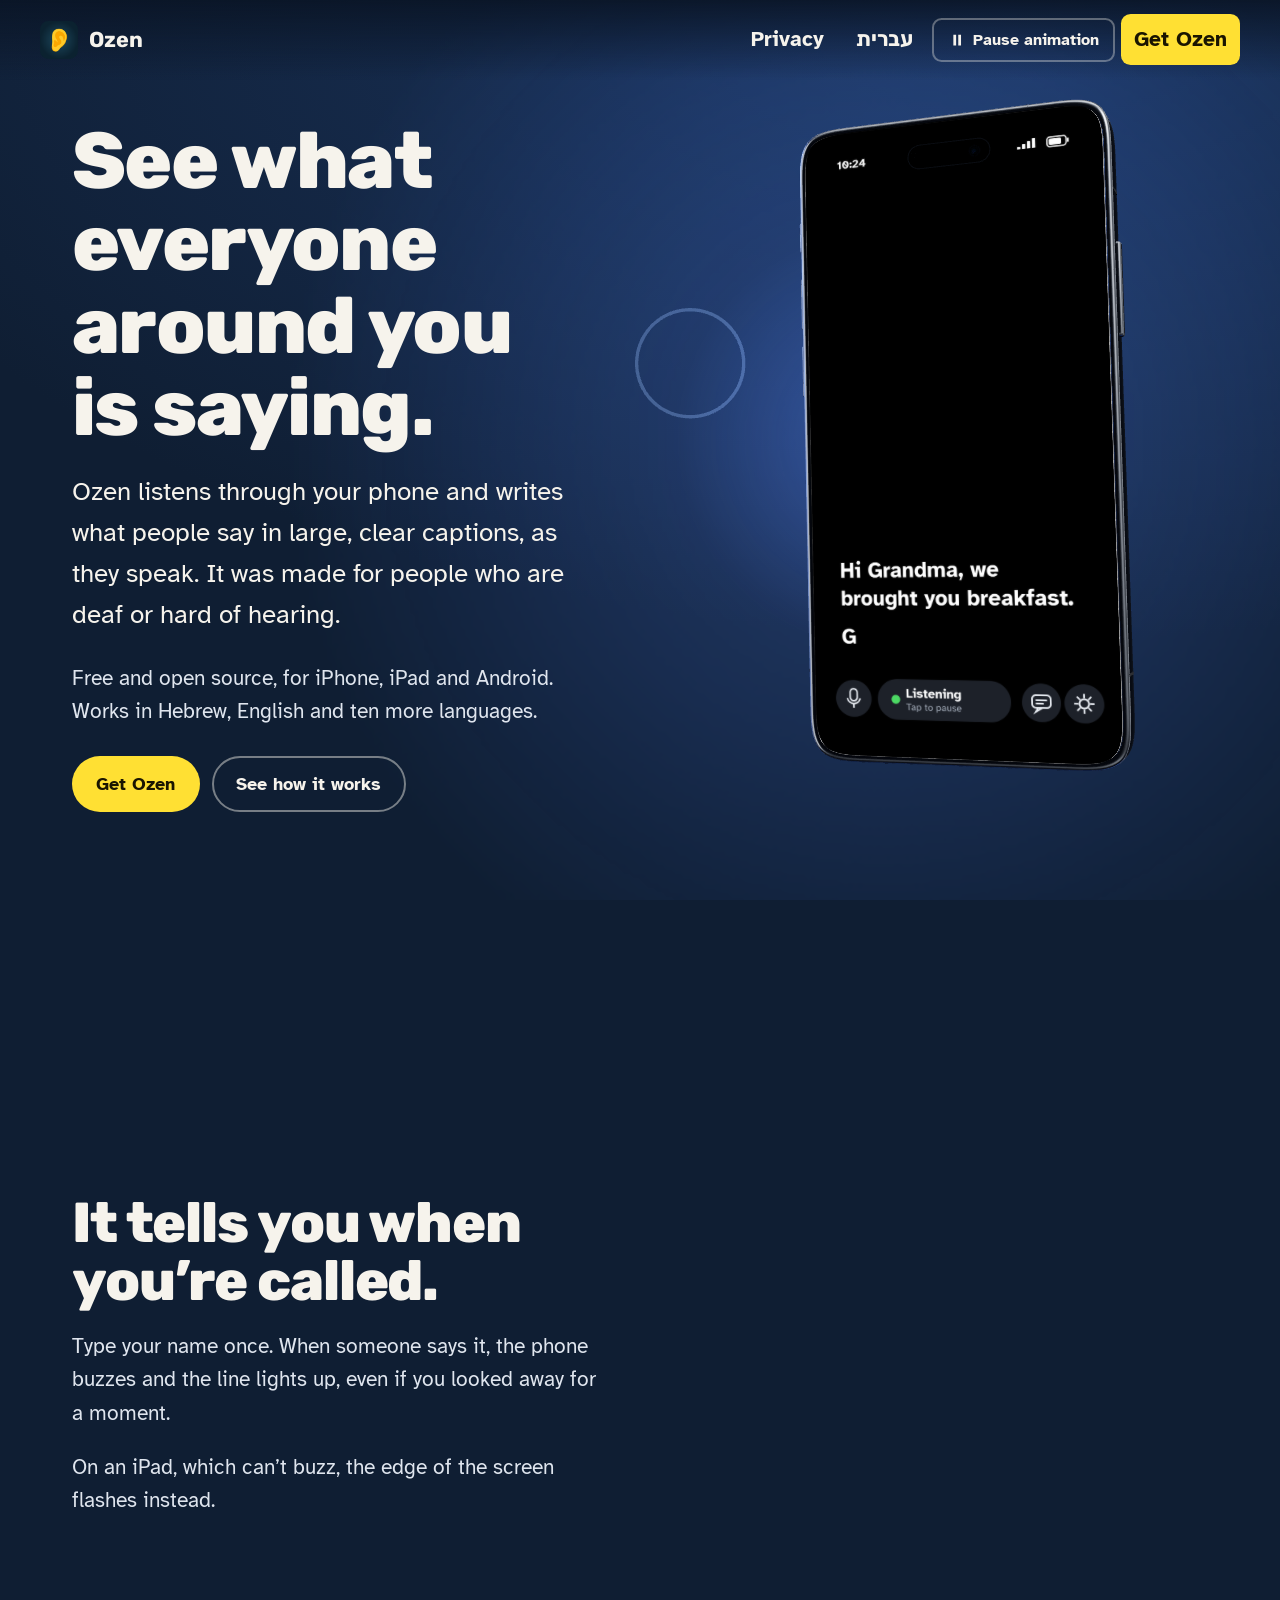
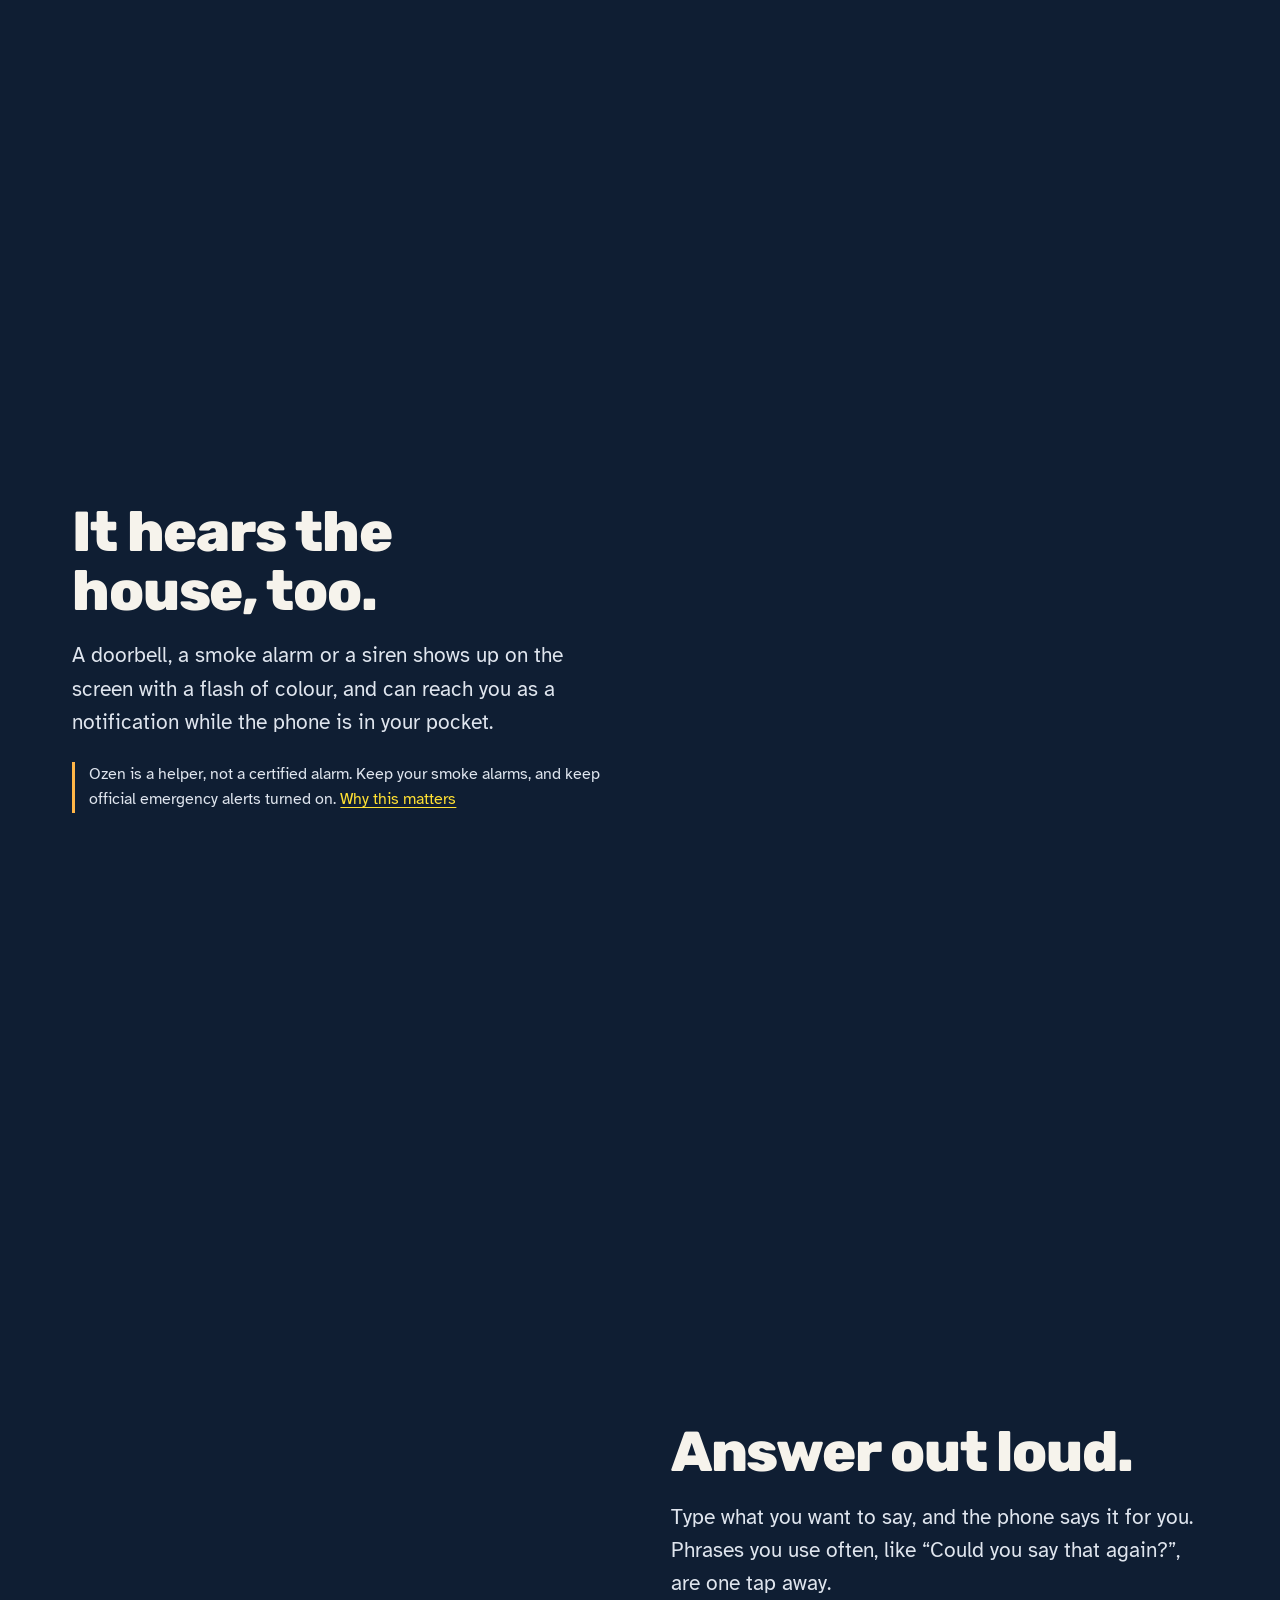
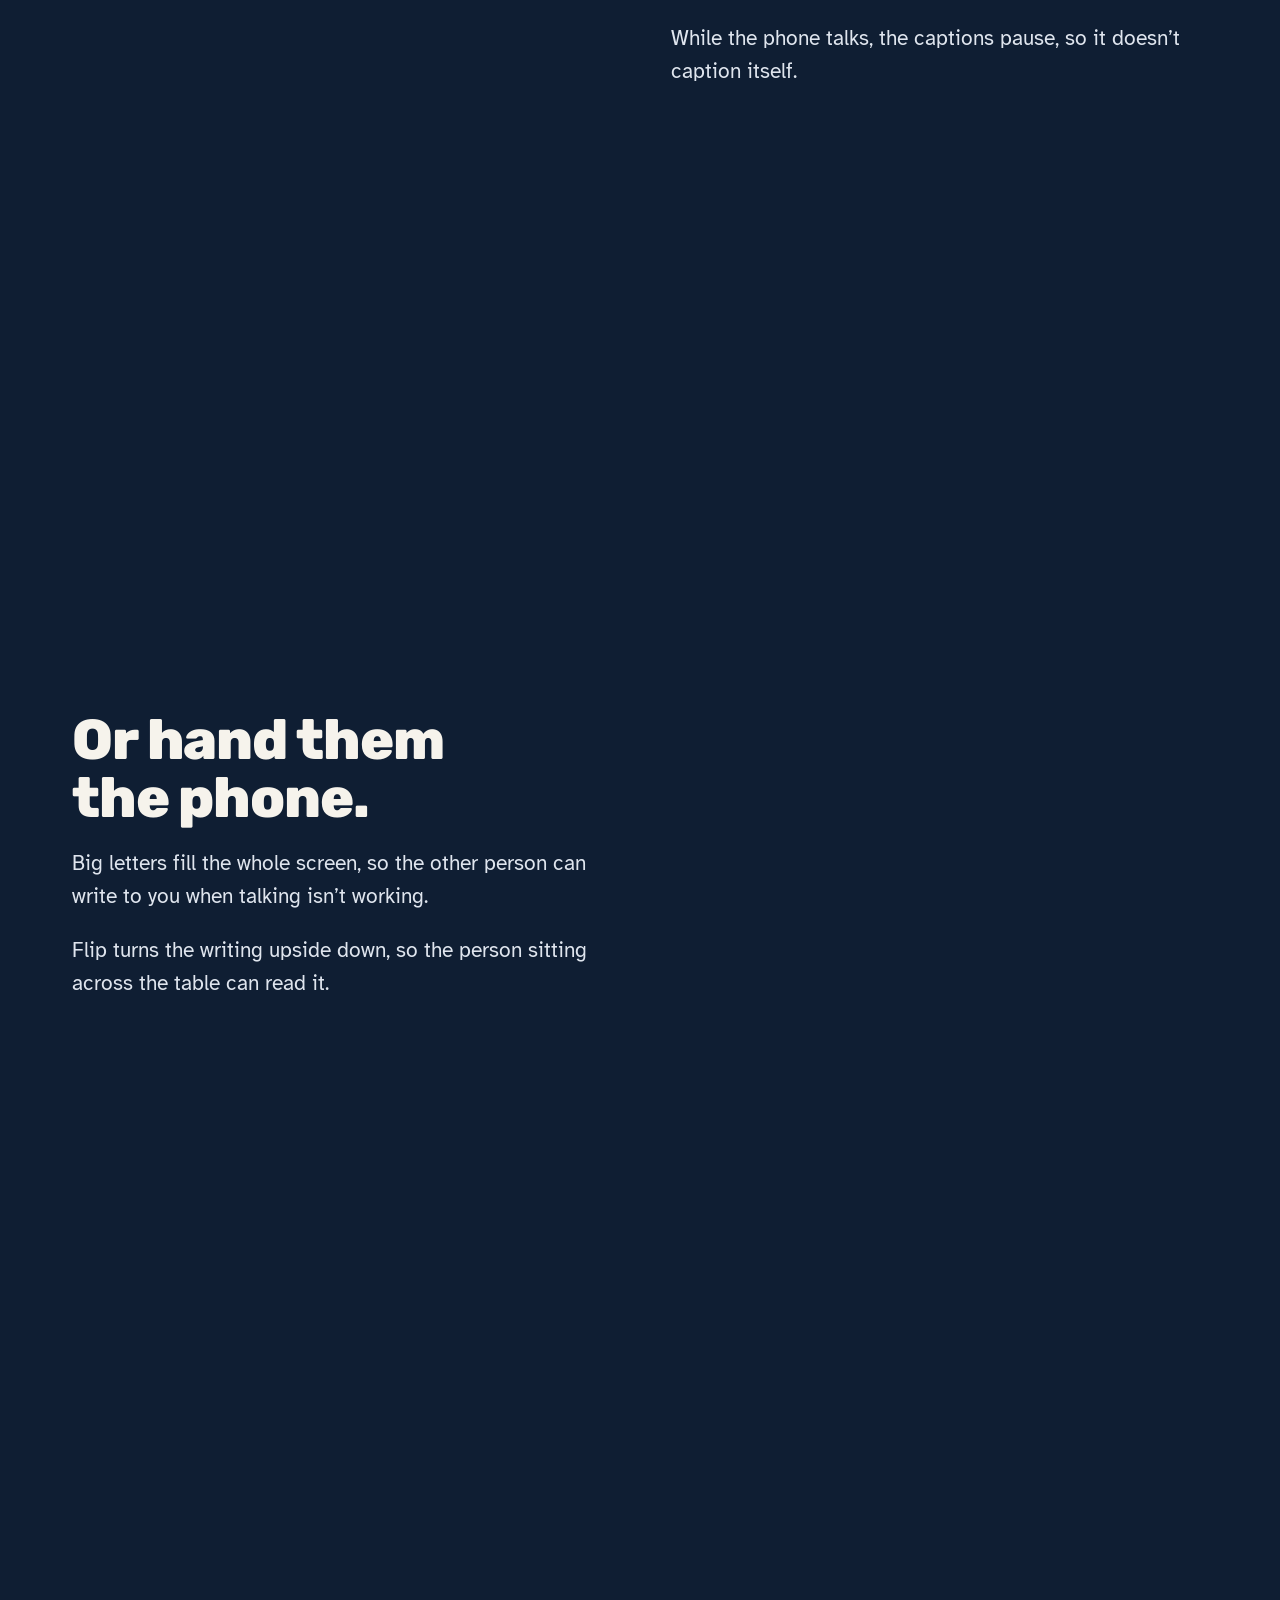
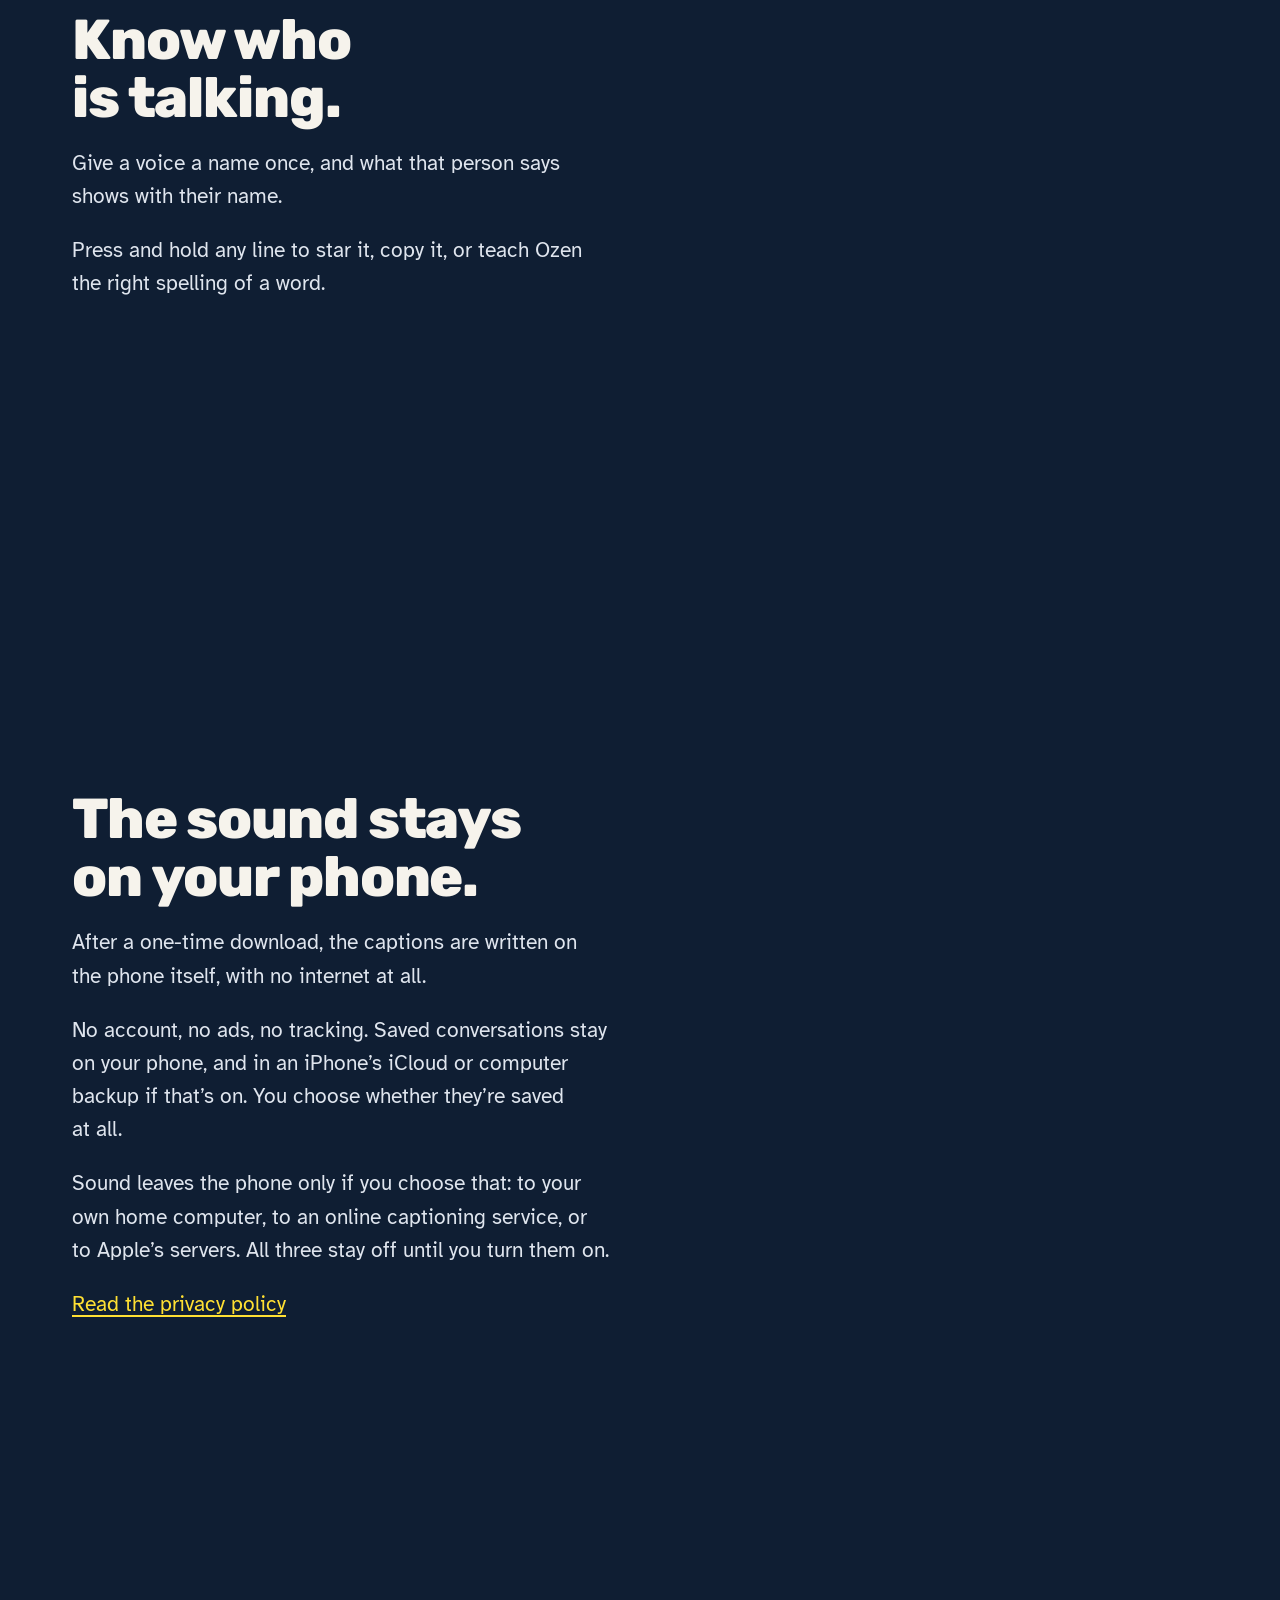
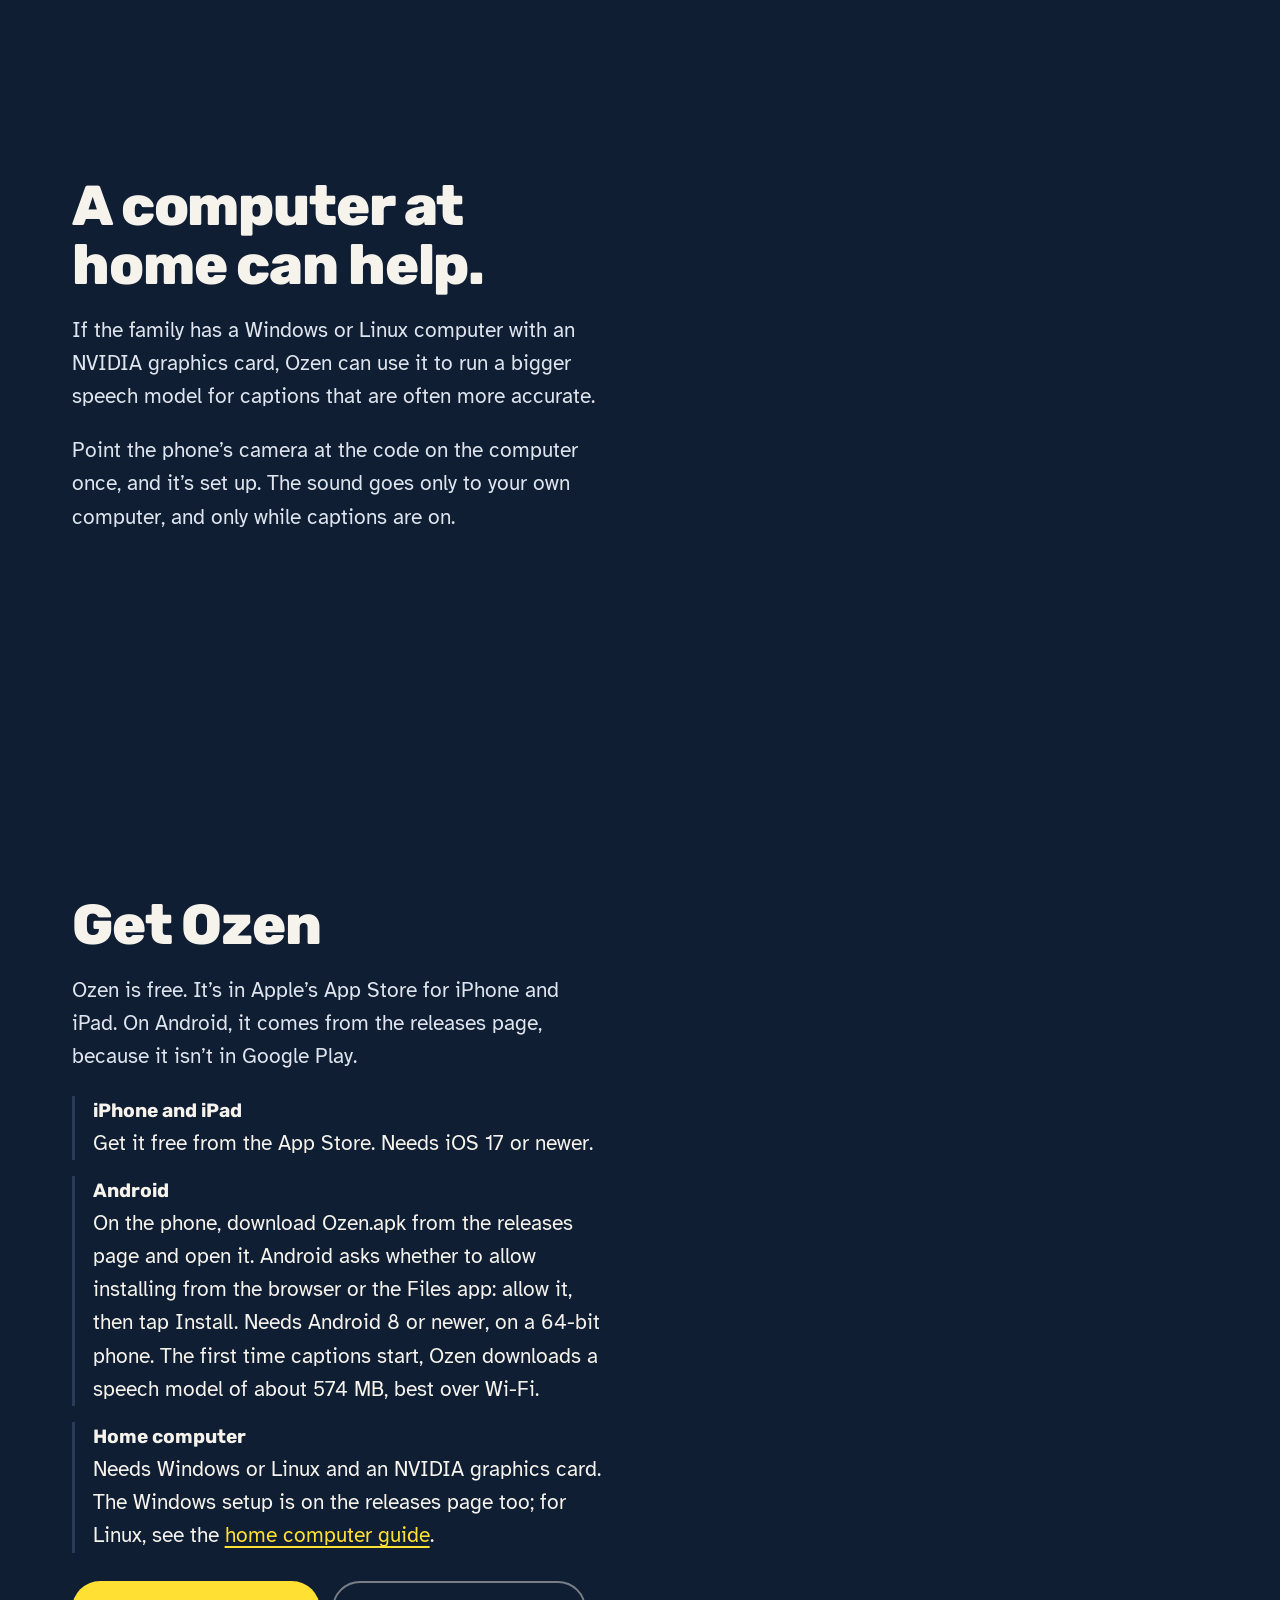
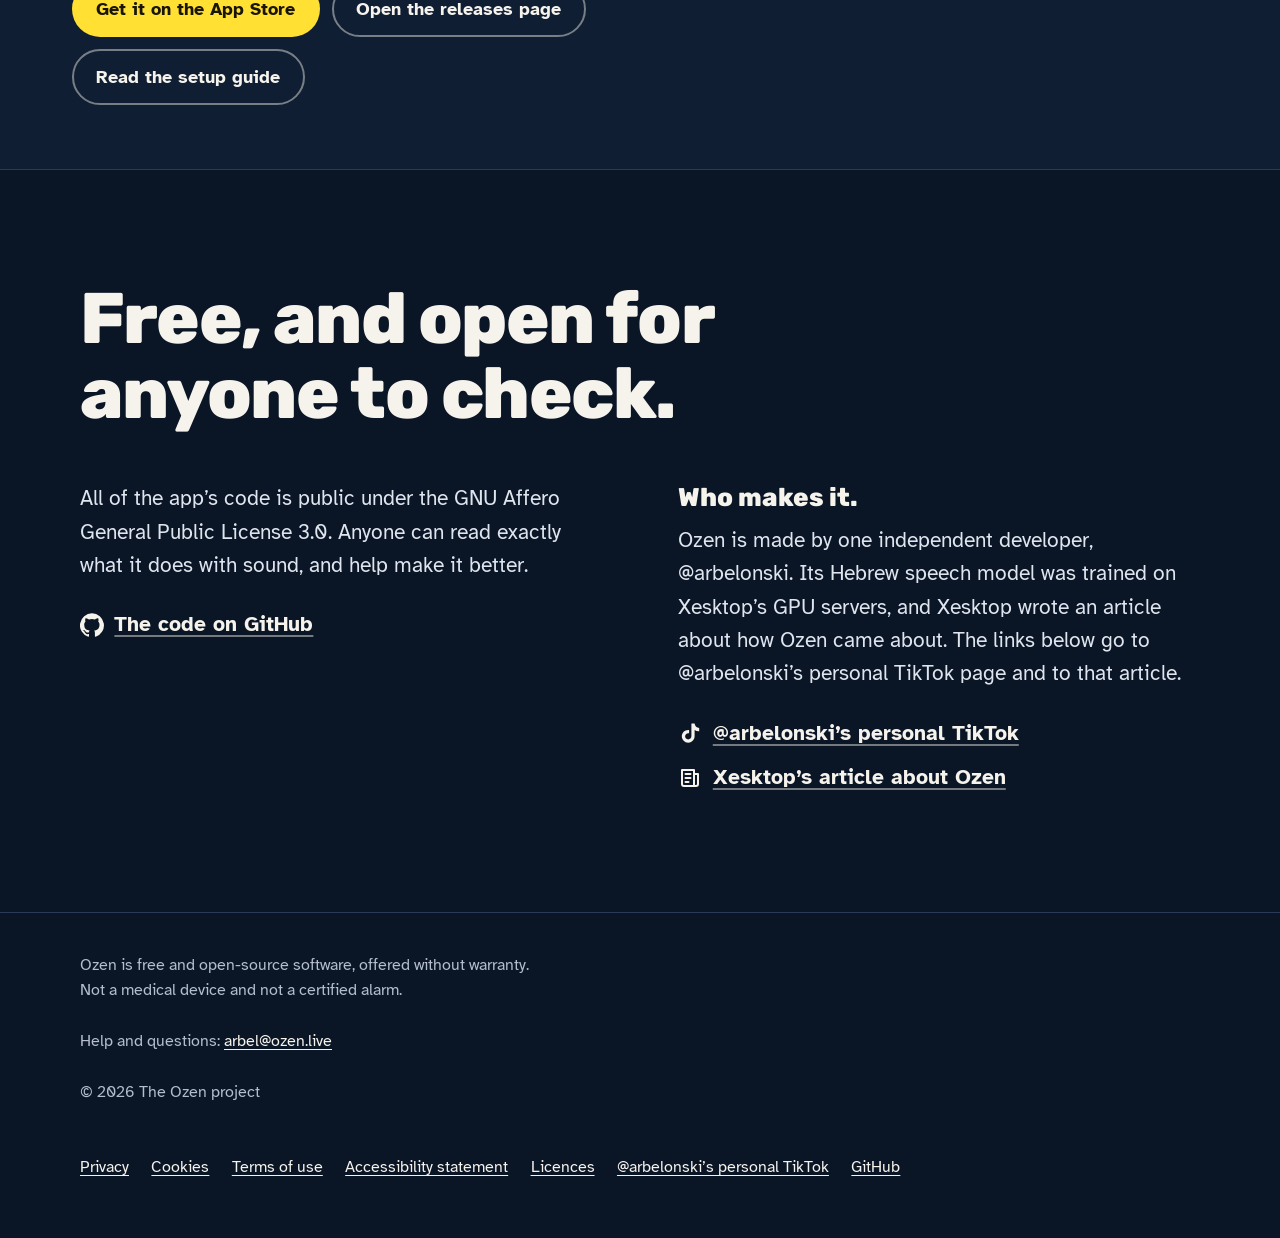
<file: index.html>
<!doctype html>
<html lang="en" dir="ltr">
<head>
<meta charset="utf-8">
<meta http-equiv="Content-Security-Policy" content="default-src 'self'; script-src 'self'; style-src 'self'; img-src 'self' data: blob:; font-src 'self'; connect-src 'self'; media-src 'none'; object-src 'none'; frame-src 'none'; worker-src 'none'; manifest-src 'self'; base-uri 'none'; form-action 'none'; upgrade-insecure-requests">
<meta name="referrer" content="no-referrer">
<meta name="viewport" content="width=device-width, initial-scale=1, viewport-fit=cover">
<title>Ozen: live captions for the people around you</title>
<meta name="description" content="Free live captions on iPhone and Android. Ozen writes what the people around you say in large, clear text as they speak, for people who are deaf or hard of hearing.">
<meta name="theme-color" content="#0f1e33">
<meta name="color-scheme" content="dark">
<link rel="canonical" href="https://ozen.live/">
<link rel="alternate" hreflang="en" href="https://ozen.live/">
<link rel="alternate" hreflang="he" href="https://ozen.live/he/">
<link rel="alternate" hreflang="x-default" href="https://ozen.live/">
<script type="application/ld+json">
{"@context": "https://schema.org", "@type": "WebSite", "name": "Ozen", "alternateName": "אוזן", "url": "https://ozen.live/"}
</script>
<meta property="og:type" content="website">
<meta property="og:url" content="https://ozen.live/">
<meta property="og:locale" content="en_US">
<meta property="og:locale:alternate" content="he_IL">
<meta property="og:title" content="Ozen: live captions for the people around you">
<meta property="og:description" content="Large, clear captions of what people say, written on your phone itself. Free and open source.">
<meta property="og:image" content="https://ozen.live/og.png">
<meta property="og:image:width" content="1200">
<meta property="og:image:height" content="630">
<meta property="og:image:alt" content="A phone showing live captions of a conversation, beside the words: See what everyone around you is saying.">
<meta name="twitter:card" content="summary_large_image">
<link rel="icon" href="/favicon.ico" sizes="48x48">
<link rel="icon" href="/icon-192.png" type="image/png" sizes="192x192">
<link rel="apple-touch-icon" href="/apple-touch-icon.png">
<link rel="preload" href="fonts/Rubik-latin.woff2" as="font" type="font/woff2" crossorigin>
<link rel="preload" href="fonts/AtkinsonHyperlegible-400-latin.woff2" as="font" type="font/woff2" crossorigin>
<link rel="modulepreload" href="vendor/three.module.min.js">
<link rel="modulepreload" href="vendor/GLTFLoader.js">
<link rel="modulepreload" href="vendor/BufferGeometryUtils.js">
<link rel="preload" href="models/poster-en.webp?v=202611092347" as="image" media="not all and (min-aspect-ratio: 1/1) and (min-width: 37.5rem)" fetchpriority="high">
<link rel="preload" href="models/back-colour.jpg?v=202611092347" as="image" crossorigin>
<link rel="preload" href="models/back-rough.png?v=202611092347" as="image" crossorigin>
<link rel="stylesheet" href="css/site.css?v=202611092347">
<script type="module" src="js/stage.js?v=202611092347"></script>
</head>
<body>
<a class="skip-link" href="#main">Skip to content</a>

<header class="site-header">
  <a class="brand" href="./" aria-label="Ozen, home page">
    <img src="icon-128.png" alt="" width="40" height="40">
    <span>Ozen</span>
  </a>
  <nav class="site-nav" aria-label="Main">
    <a class="nav-optional" href="#private">Privacy</a>
    <a class="lang-switch" href="he/" lang="he" hreflang="he">עברית</a>
    <button class="motion-toggle" type="button" hidden>
      <svg class="icon-pause" viewBox="0 0 24 24" aria-hidden="true" focusable="false"><path fill="currentColor" d="M7 5h3.6v14H7zm6.4 0H17v14h-3.6z"/></svg>
      <svg class="icon-play" viewBox="0 0 24 24" aria-hidden="true" focusable="false"><path fill="currentColor" d="M8 5.2v13.6L18.8 12z"/></svg>
      <span class="motion-label">Pause animation</span>
    </button>
    <a class="nav-get" href="#get">Get Ozen</a>
  </nav>
</header>

<main id="main">
  <div class="story">
    <div class="stage" aria-hidden="true"><div class="stage-poster"></div><canvas></canvas></div>

    <section class="chapter" id="top" data-scene="captions" aria-labelledby="h-hero">
      <div class="chapter-text">
        <h1 id="h-hero">See what everyone around you is saying.</h1>
        <p class="lede">Ozen listens through your phone and writes what people say in large, clear captions, as they speak. It was made for people who are deaf or hard of hearing.</p>
        <p>Free and open source, for iPhone, iPad and Android. Works in Hebrew, English and ten more languages.</p>
        <div class="actions">
          <a class="btn btn-primary" href="#get">Get Ozen</a>
          <a class="btn btn-quiet" href="#called">See how it works</a>
        </div>
      </div>
    </section>

    <section class="chapter" id="called" data-scene="called" aria-labelledby="h-called">
      <div class="chapter-text">
        <h2 id="h-called">It tells you when you’re called.</h2>
        <p>Type your name once. When someone says it, the phone buzzes and the line lights up, even if you looked away for a moment.</p>
        <p>On an iPad, which can’t buzz, the edge of the screen flashes instead.</p>
      </div>
    </section>

    <section class="chapter" id="house" data-scene="house" aria-labelledby="h-house">
      <div class="chapter-text">
        <h2 id="h-house">It hears the house, too.</h2>
        <p>A doorbell, a smoke alarm or a siren shows up on the screen with a flash of colour, and can reach you as a notification while the phone is in your pocket.</p>
        <p class="note">Ozen is a helper, not a certified alarm. Keep your smoke alarms, and keep official emergency alerts turned on. <a href="terms.html#safety">Why this matters</a></p>
      </div>
    </section>

    <section class="chapter chapter-mirror" id="reply" data-scene="reply" aria-labelledby="h-reply">
      <div class="chapter-text">
        <h2 id="h-reply">Answer out loud.</h2>
        <p>Type what you want to say, and the phone says it for you. Phrases you use often, like “Could you say that again?”, are one tap away.</p>
        <p>While the phone talks, the captions pause, so it doesn’t caption itself.</p>
      </div>
    </section>

    <section class="chapter" id="letters" data-scene="letters" aria-labelledby="h-letters">
      <div class="chapter-text">
        <h2 id="h-letters">Or hand them the phone.</h2>
        <p>Big letters fill the whole screen, so the other person can write to you when talking isn’t working.</p>
        <p>Flip turns the writing upside down, so the person sitting across the table can read it.</p>
      </div>
    </section>

    <section class="chapter" id="speakers" data-scene="speakers" aria-labelledby="h-speakers">
      <div class="chapter-text">
        <h2 id="h-speakers">Know who is talking.</h2>
        <p>Give a voice a name once, and what that person says shows with their name.</p>
        <p>Press and hold any line to star it, copy it, or teach Ozen the right spelling of a word.</p>
      </div>
    </section>

    <section class="chapter" id="private" data-scene="private" aria-labelledby="h-private">
      <div class="chapter-text">
        <h2 id="h-private">The sound stays on your phone.</h2>
        <p>After a one-time download, the captions are written on the phone itself, with no internet at all.</p>
        <p>No account, no ads, no tracking. Saved conversations stay on your phone, and in an iPhone’s iCloud or computer backup if that’s on. You choose whether they’re saved at all.</p>
        <p>Sound leaves the phone only if you choose that: to your own home computer, to an online captioning service, or to Apple’s servers. All three stay off until you turn them on.</p>
        <p class="chapter-link"><a href="privacy.html">Read the privacy policy</a></p>
      </div>
    </section>

    <section class="chapter" id="home-computer" data-scene="home" aria-labelledby="h-home">
      <div class="chapter-text">
        <h2 id="h-home">A computer at home can help.</h2>
        <p>If the family has a Windows or Linux computer with an NVIDIA graphics card, Ozen can use it to run a bigger speech model for captions that are often more accurate.</p>
        <p>Point the phone’s camera at the code on the computer once, and it’s set up. The sound goes only to your own computer, and only while captions are on.</p>
      </div>
    </section>

    <section class="chapter" id="get" data-scene="get" aria-labelledby="h-get">
      <div class="chapter-text">
        <h2 id="h-get">Get Ozen</h2>
        <p>Ozen is free. It’s in Apple’s App Store for iPhone and iPad. On Android, it comes from the releases page, because it isn’t in Google Play.</p>
        <ul class="get-list">
          <li><strong>iPhone and iPad</strong>Get it free from the App Store. Needs iOS 17 or newer.</li>
          <li><strong>Android</strong>On the phone, download Ozen.apk from the releases page and open it. Android asks whether to allow installing from the browser or the Files app: allow it, then tap Install. Needs Android 8 or newer, on a 64-bit phone. The first time captions start, Ozen downloads a speech model of about 574 MB, best over Wi-Fi.</li>
          <li><strong>Home computer</strong>Needs Windows or Linux and an NVIDIA graphics card. The Windows setup is on the releases page too; for Linux, see the <a href="https://github.com/arbelonson-source/ozen/blob/master/docs/home-computer.md#setting-it-up-on-linux">home computer guide</a>.</li>
        </ul>
        <div class="actions">
          <a class="btn btn-primary" href="https://apps.apple.com/app/id6821325968">Get it on the App Store</a>
          <a class="btn btn-quiet" href="https://github.com/arbelonson-source/ozen/releases/latest">Open the releases page</a>
          <a class="btn btn-quiet" href="https://github.com/arbelonson-source/ozen/blob/master/docs/getting-started.md">Read the setup guide</a>
        </div>
      </div>
    </section>
  </div>

  <section class="panel" aria-labelledby="h-open">
    <div class="panel-inner">
      <h2 id="h-open" class="panel-title">Free, and open for anyone to check.</h2>
      <div class="panel-cols">
        <div>
          <p>All of the app’s code is public under the GNU Affero General Public License 3.0. Anyone can read exactly what it does with sound, and help make it better.</p>
          <a class="panel-link" href="https://github.com/arbelonson-source/ozen">
            <svg viewBox="0 0 24 24" aria-hidden="true" focusable="false"><path fill="currentColor" d="M12 .3a12 12 0 0 0-3.8 23.4c.6.1.8-.3.8-.6v-2c-3.3.7-4-1.6-4-1.6-.6-1.4-1.4-1.8-1.4-1.8-1-.7.1-.7.1-.7 1.2.1 1.8 1.2 1.8 1.2 1 1.8 2.8 1.3 3.5 1 0-.8.4-1.3.7-1.6-2.7-.3-5.5-1.3-5.5-6 0-1.2.5-2.3 1.3-3.1-.2-.4-.6-1.6 0-3.2 0 0 1-.3 3.4 1.2a11.5 11.5 0 0 1 6 0c2.3-1.5 3.3-1.2 3.3-1.2.6 1.6.2 2.8 0 3.2.9.8 1.3 1.9 1.3 3.2 0 4.6-2.8 5.6-5.5 5.9.5.4.9 1 .9 2.2v3.3c0 .3.1.7.8.6A12 12 0 0 0 12 .3"/></svg>
            <span>The code on GitHub</span>
          </a>
        </div>
        <div>
          <h2 class="panel-sub" id="h-who">Who makes it.</h2>
          <p>Ozen is made by one independent developer, @arbelonski. Its Hebrew speech model was trained on Xesktop’s GPU servers, and Xesktop wrote an article about how Ozen came about. The links below go to @arbelonski’s personal TikTok page and to that article.</p>
          <a class="panel-link" href="https://www.tiktok.com/@arbelonski">
            <svg viewBox="0 0 24 24" aria-hidden="true" focusable="false"><path fill="currentColor" d="M16.6 2.5c.4 2.6 2 4.3 4.6 4.5v3.3c-1.7.1-3.2-.4-4.6-1.3v6.3c0 3.6-2.9 6.4-6.4 6.4S3.8 18.9 3.8 15.3s2.9-6.4 6.4-6.4c.3 0 .6 0 .9.1v3.3c-.3-.1-.6-.1-.9-.1-1.7 0-3.1 1.4-3.1 3.1s1.4 3.1 3.1 3.1 3.2-1.4 3.2-3.1V2.5h3.2z"/></svg>
            <span>@arbelonski’s personal TikTok</span>
          </a>
          <a class="panel-link" href="https://xesktop.com/blog/breaking-the-sound-barrier-how-this-developer-made-accessible-conversations/">
            <svg viewBox="0 0 24 24" aria-hidden="true" focusable="false"><path fill="none" stroke="currentColor" stroke-width="2" stroke-linejoin="round" stroke-linecap="round" d="M4 4h12v16H6a2 2 0 0 1-2-2V4zM16 8h4v10a2 2 0 0 1-2 2h-2M7.5 8h5M7.5 12h5M7.5 16h3"/></svg>
            <span>Xesktop’s article about Ozen</span>
          </a>
        </div>
      </div>
    </div>
  </section>
</main>

<footer class="site-footer">
  <div class="footer-inner">
    <div>
      <p>Ozen is free and open-source software, offered without warranty.<br>Not a medical device and not a certified alarm.</p>
      <p>Help and questions: <a href="mailto:arbel@ozen.live">arbel@ozen.live</a></p>
      <p>© 2026 The Ozen project</p>
    </div>
    <nav aria-label="Legal and information">
      <ul>
        <li><a href="privacy.html">Privacy</a></li>
        <li><a href="cookies.html">Cookies</a></li>
        <li><a href="terms.html">Terms of use</a></li>
        <li><a href="accessibility.html">Accessibility statement</a></li>
        <li><a href="licenses.html">Licences</a></li>
        <li><a href="https://www.tiktok.com/@arbelonski">@arbelonski’s personal TikTok</a></li>
        <li><a href="https://github.com/arbelonson-source/ozen">GitHub</a></li>
      </ul>
    </nav>
  </div>
</footer>

</body>
</html>
</file>
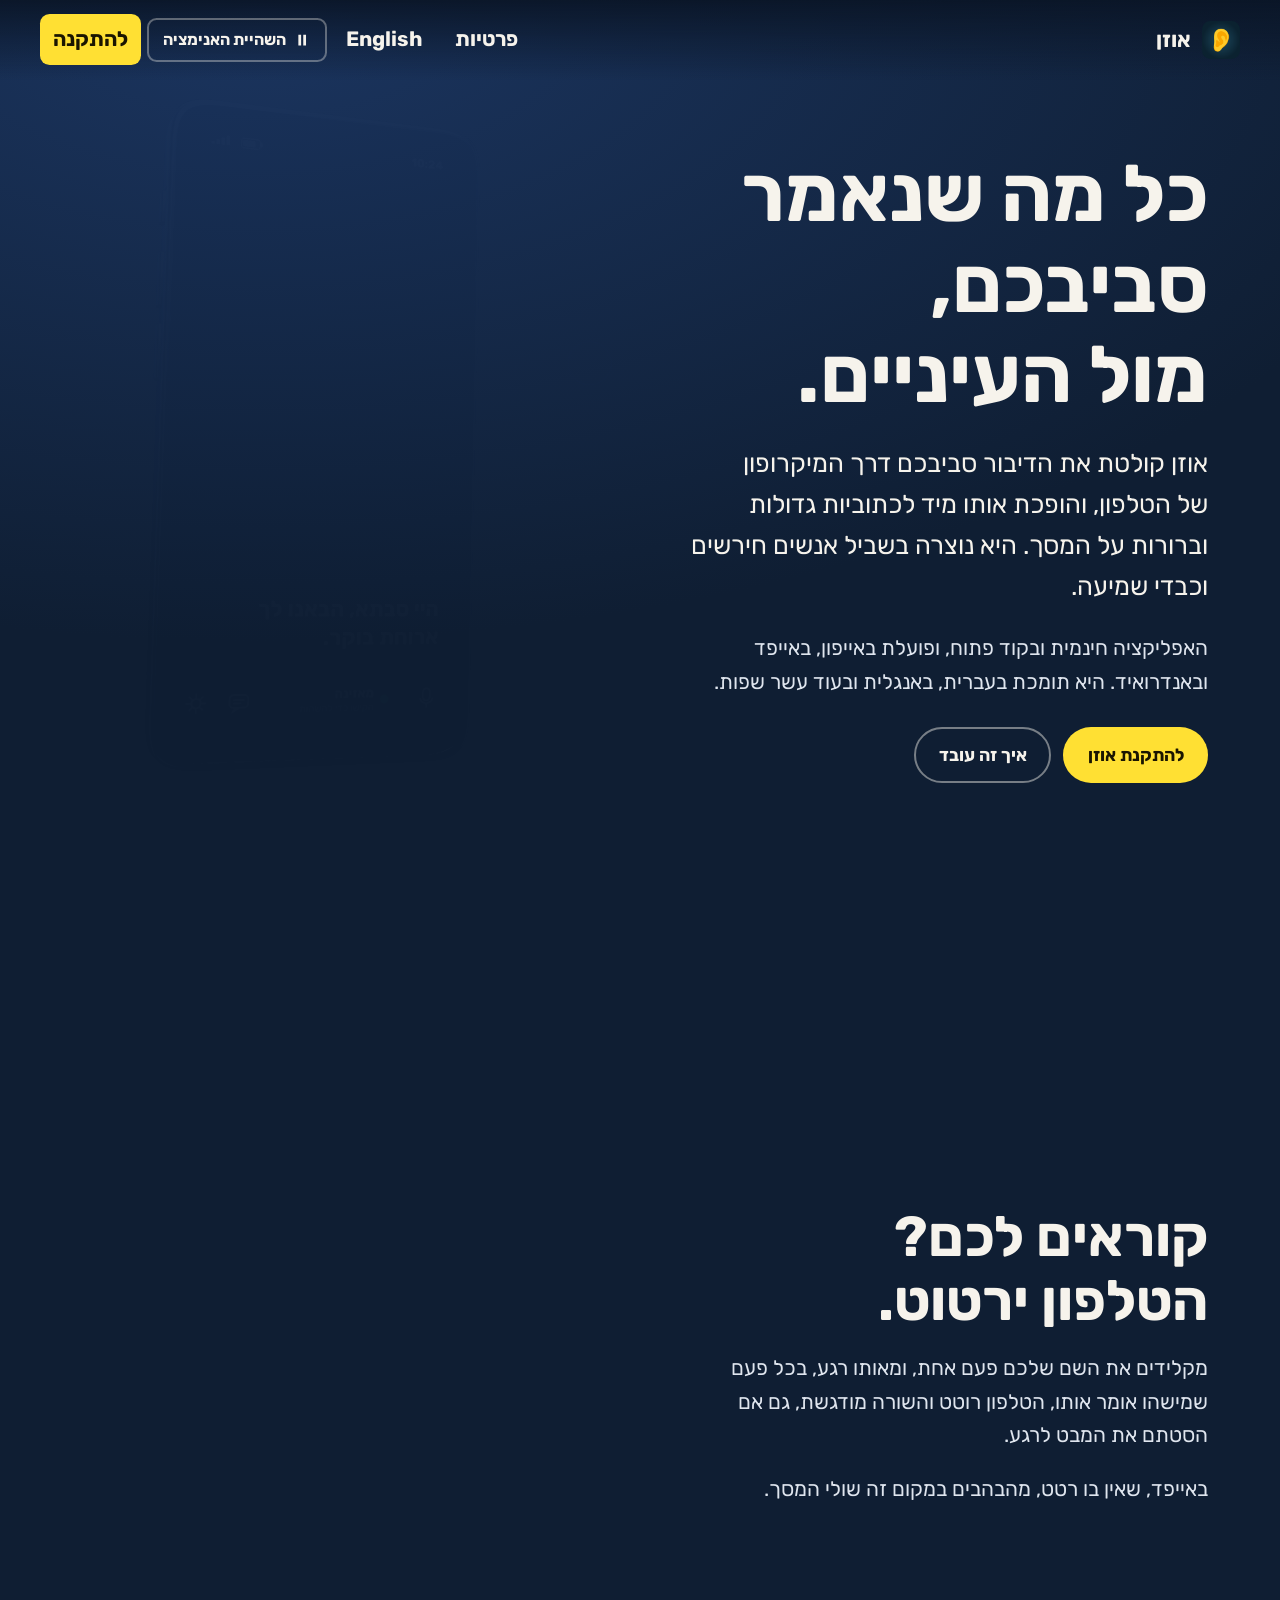
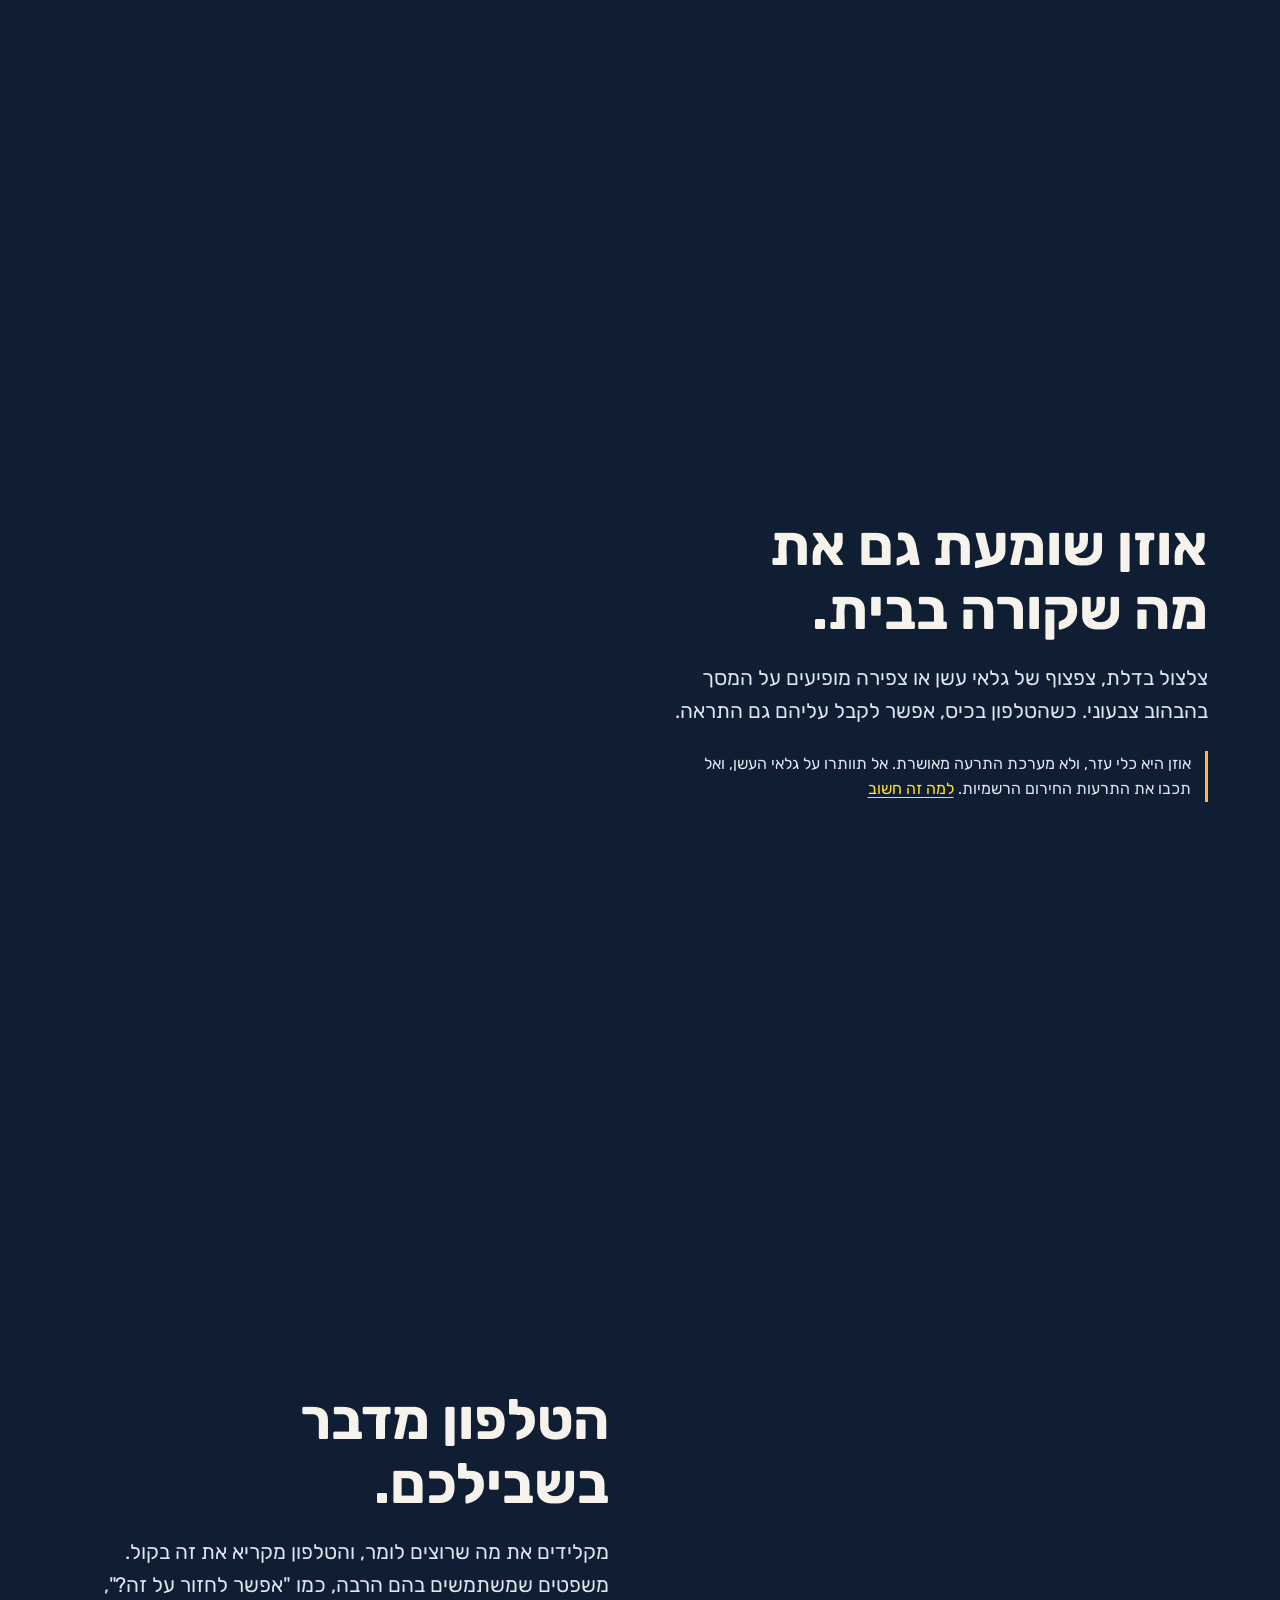
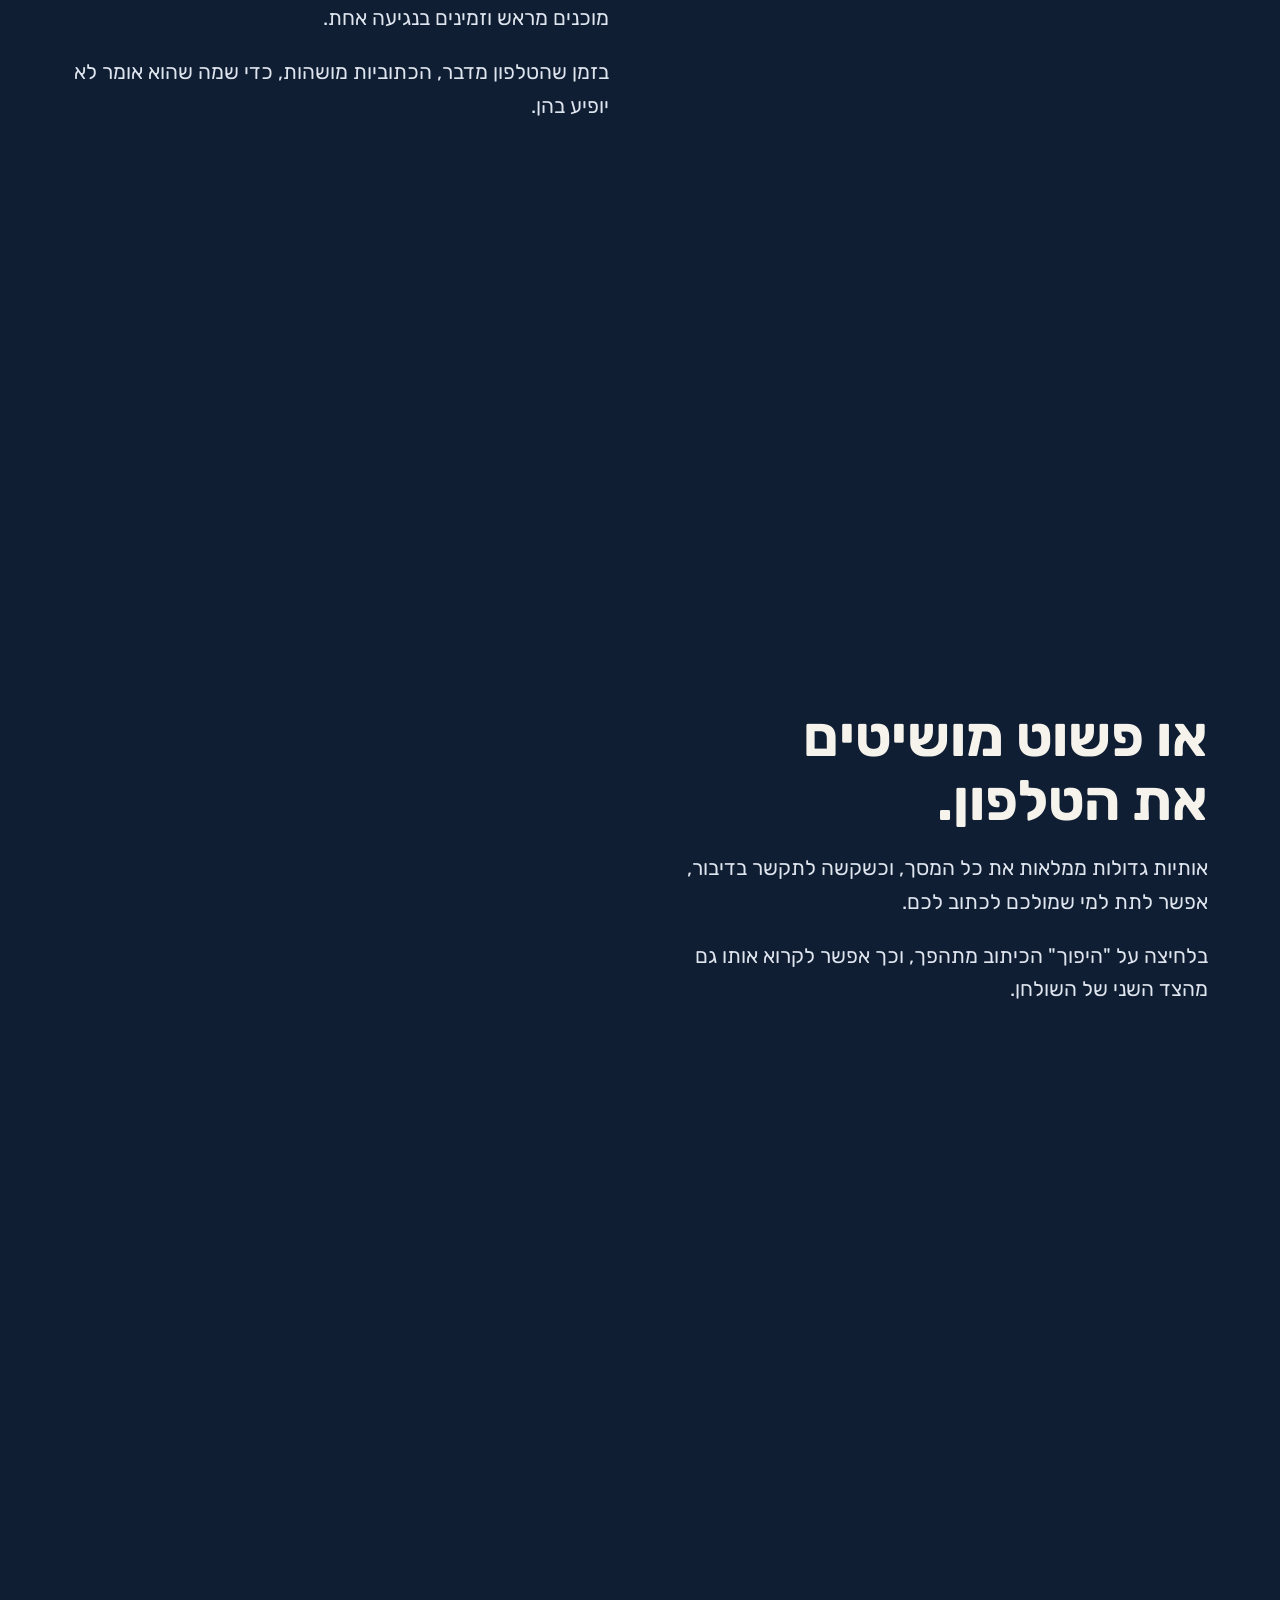
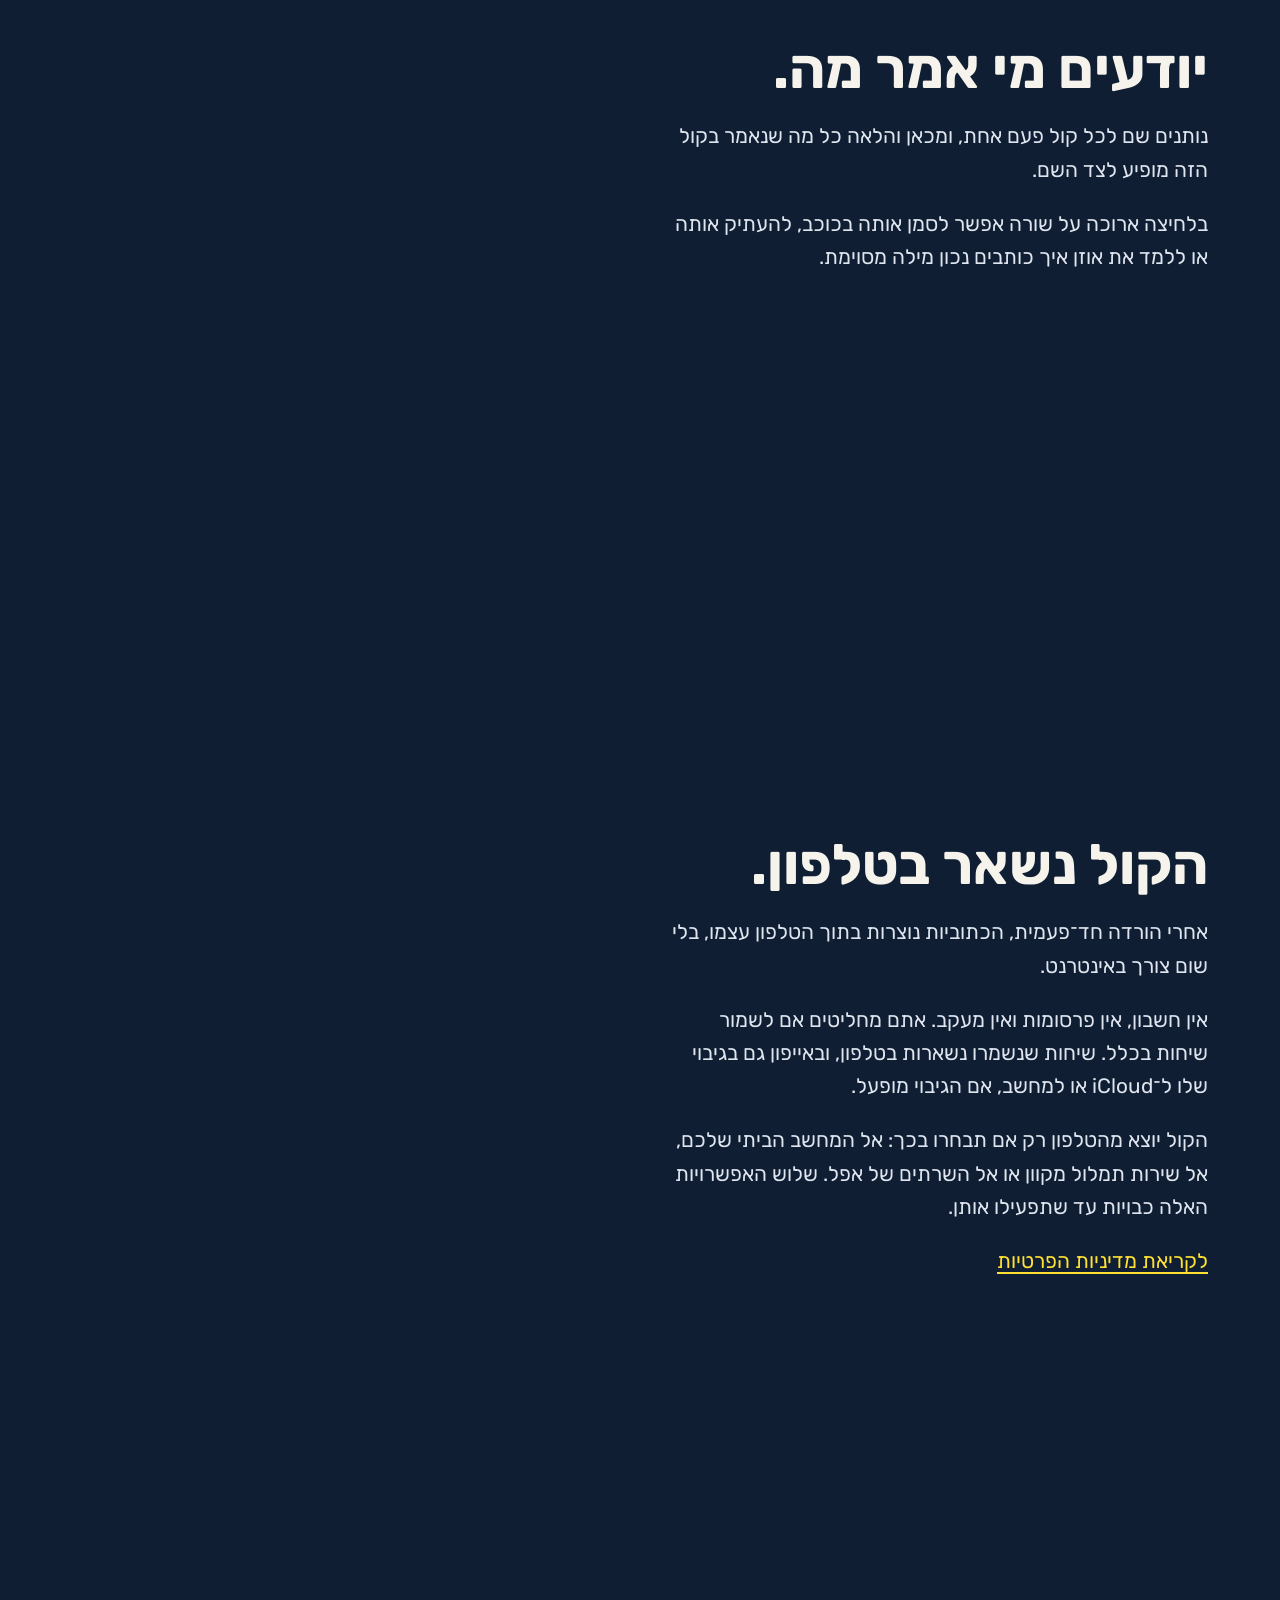
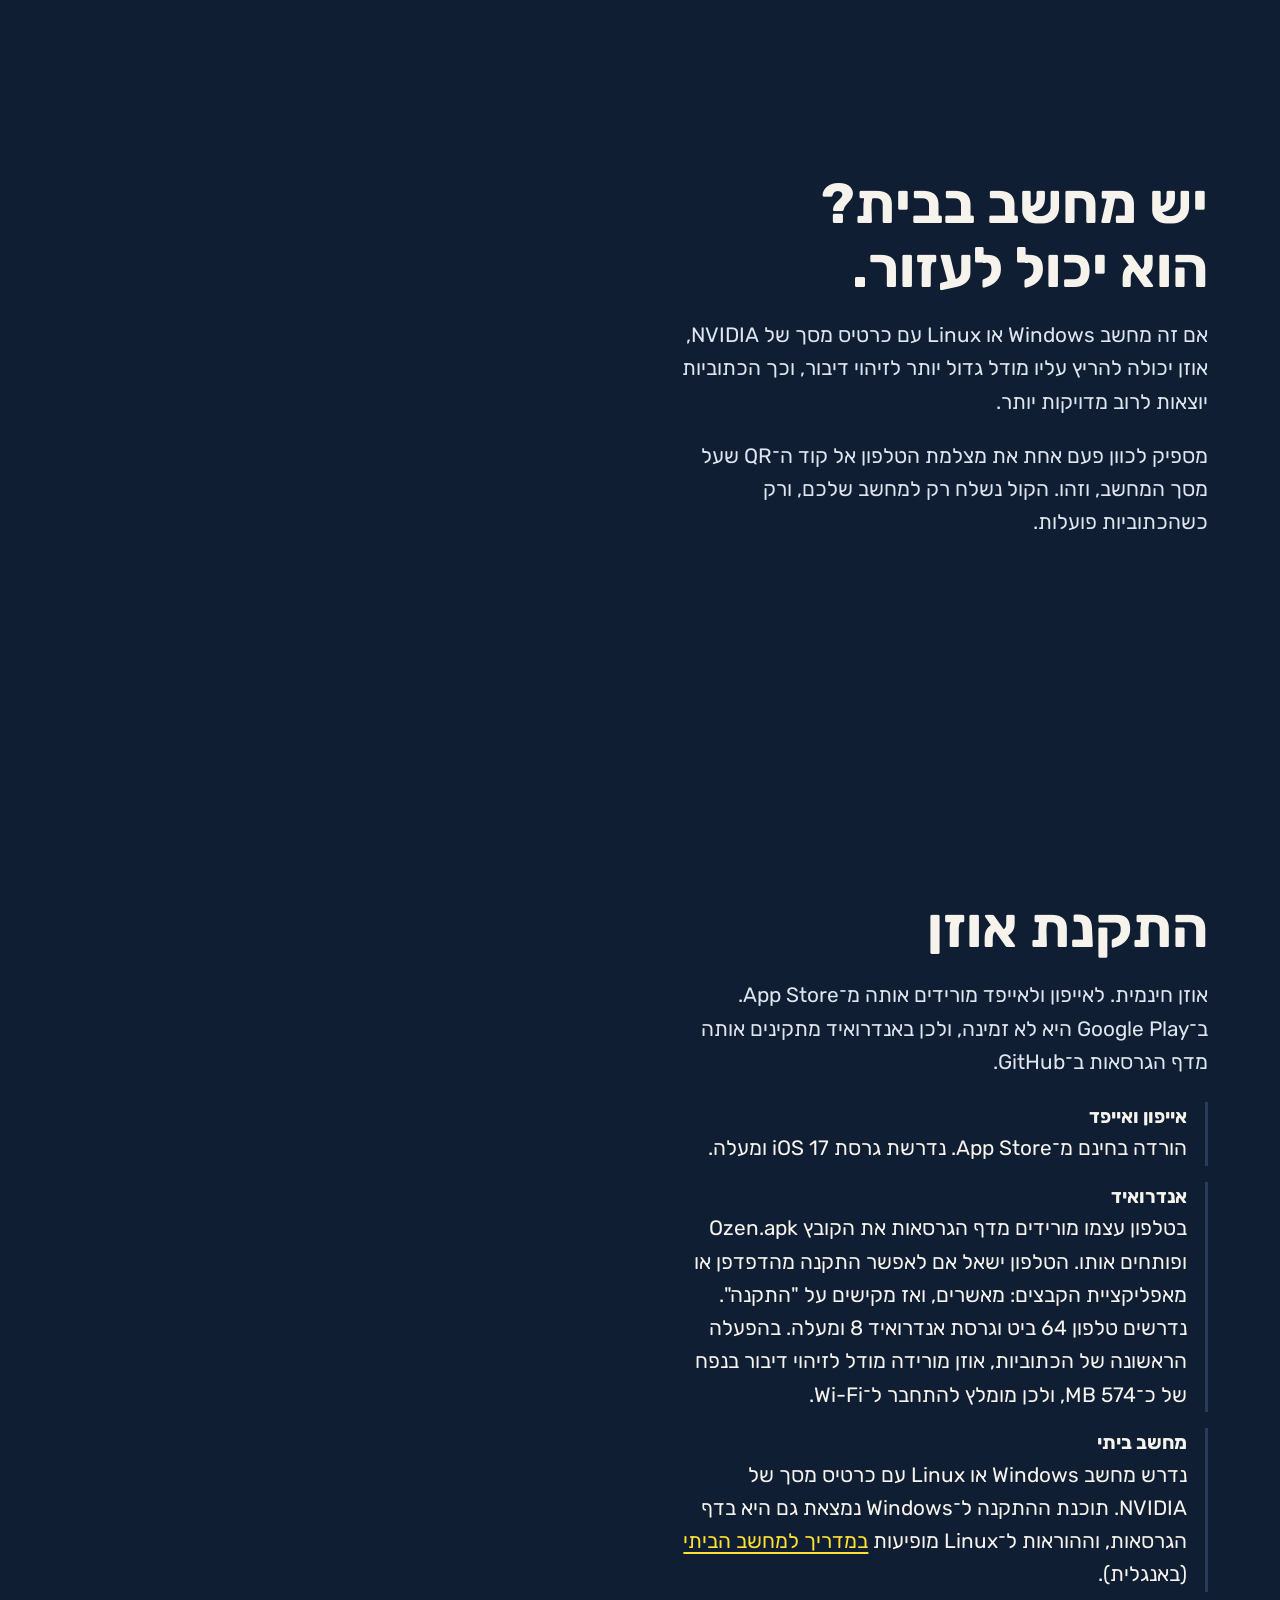
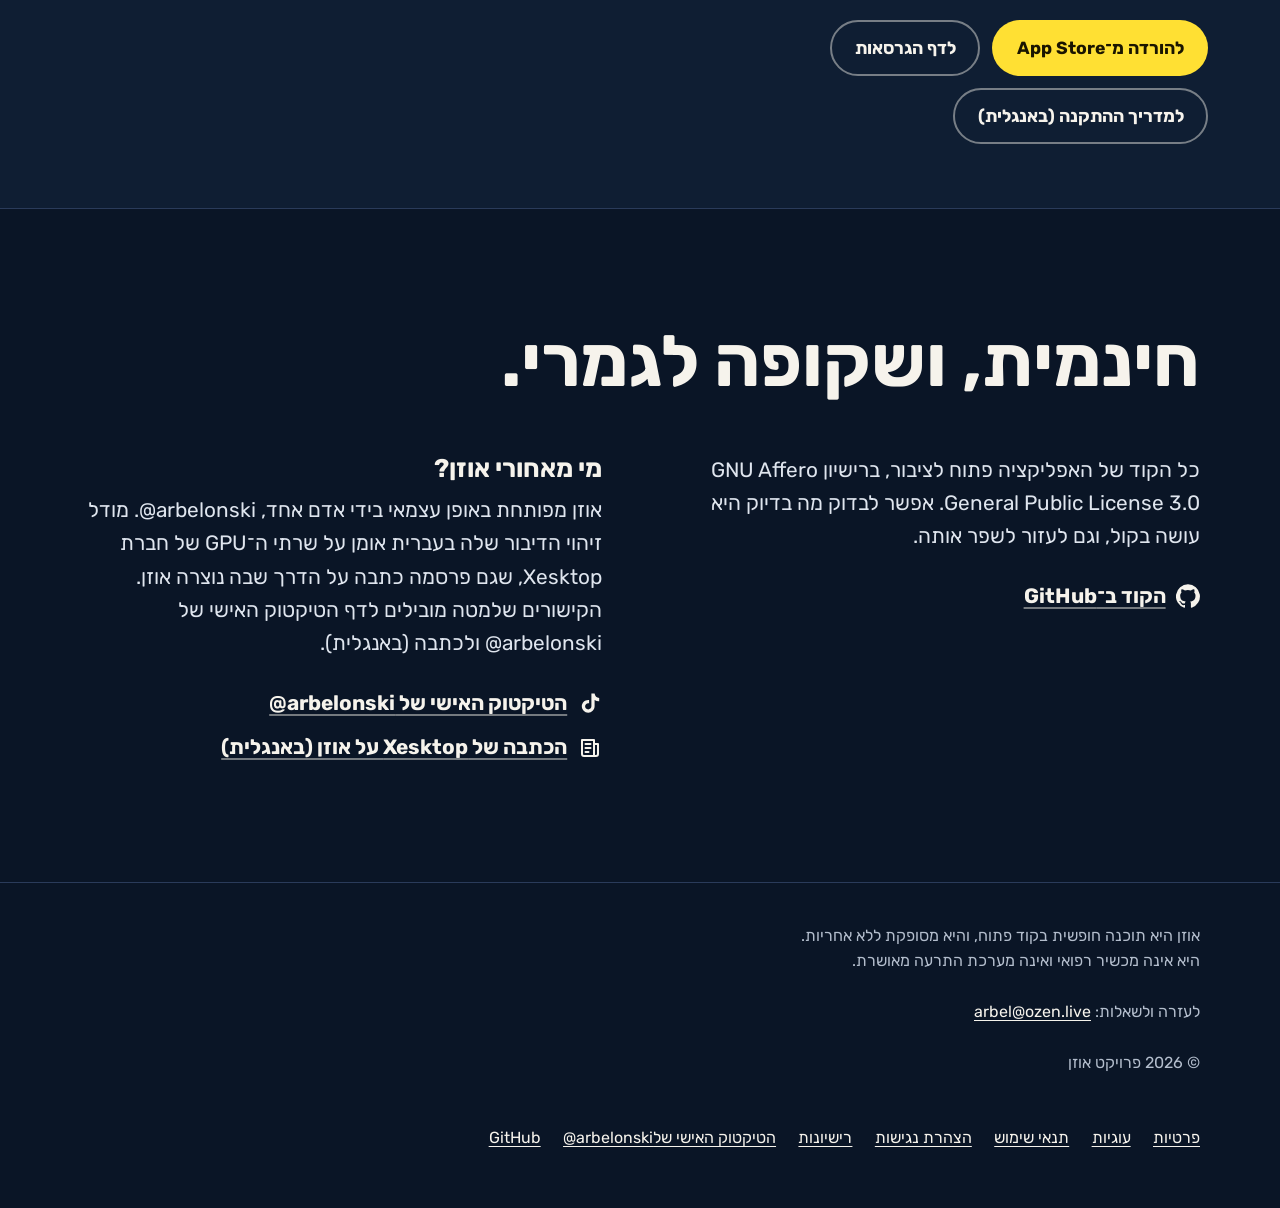
<file: he/index.html>
<!doctype html>
<html lang="he" dir="rtl">
<head>
<meta charset="utf-8">
<meta http-equiv="Content-Security-Policy" content="default-src 'self'; script-src 'self'; style-src 'self'; img-src 'self' data: blob:; font-src 'self'; connect-src 'self'; media-src 'none'; object-src 'none'; frame-src 'none'; worker-src 'none'; manifest-src 'self'; base-uri 'none'; form-action 'none'; upgrade-insecure-requests">
<meta name="referrer" content="no-referrer">
<meta name="viewport" content="width=device-width, initial-scale=1, viewport-fit=cover">
<title>אוזן: כתוביות בזמן אמת לכל מה שנאמר סביבכם</title>
<meta name="description" content="אפליקציה חינמית בקוד פתוח לאייפון ולאנדרואיד, שהופכת את הדיבור סביבכם לכתוביות גדולות וברורות, בזמן אמת. אוזן נוצרה בשביל אנשים חירשים וכבדי שמיעה.">
<meta name="theme-color" content="#0f1e33">
<meta name="color-scheme" content="dark">
<link rel="canonical" href="https://ozen.live/he/">
<link rel="alternate" hreflang="en" href="https://ozen.live/">
<link rel="alternate" hreflang="he" href="https://ozen.live/he/">
<link rel="alternate" hreflang="x-default" href="https://ozen.live/">
<script type="application/ld+json">
{"@context": "https://schema.org", "@type": "WebSite", "name": "אוזן", "alternateName": "Ozen", "url": "https://ozen.live/he/", "inLanguage": "he"}
</script>
<meta property="og:type" content="website">
<meta property="og:url" content="https://ozen.live/he/">
<meta property="og:locale" content="he_IL">
<meta property="og:locale:alternate" content="en_US">
<meta property="og:title" content="אוזן: כתוביות בזמן אמת לכל מה שנאמר סביבכם">
<meta property="og:description" content="כתוביות גדולות וברורות לכל מה שנאמר סביבכם, שנוצרות בטלפון עצמו. אפליקציה חינמית בקוד פתוח.">
<meta property="og:image" content="https://ozen.live/og-he.png">
<meta property="og:image:width" content="1200">
<meta property="og:image:height" content="630">
<meta property="og:image:alt" content="טלפון שמציג כתוביות של שיחה בזמן אמת, ולצידו הכיתוב: כל מה שנאמר סביבכם, מול העיניים.">
<meta name="twitter:card" content="summary_large_image">
<link rel="icon" href="/favicon.ico" sizes="48x48">
<link rel="icon" href="/icon-192.png" type="image/png" sizes="192x192">
<link rel="apple-touch-icon" href="/apple-touch-icon.png">
<link rel="preload" href="../fonts/Rubik-hebrew.woff2" as="font" type="font/woff2" crossorigin>
<link rel="preload" href="../fonts/Rubik-latin.woff2" as="font" type="font/woff2" crossorigin>
<link rel="modulepreload" href="../vendor/three.module.min.js">
<link rel="modulepreload" href="../vendor/GLTFLoader.js">
<link rel="modulepreload" href="../vendor/BufferGeometryUtils.js">
<link rel="preload" href="../models/poster-he.webp?v=202611092347" as="image" media="not all and (min-aspect-ratio: 1/1) and (min-width: 37.5rem)" fetchpriority="high">
<link rel="preload" href="../models/back-colour.jpg?v=202611092347" as="image" crossorigin>
<link rel="preload" href="../models/back-rough.png?v=202611092347" as="image" crossorigin>
<link rel="stylesheet" href="../css/site.css?v=202611092347">
<script type="module" src="../js/stage.js?v=202611092347"></script>
</head>
<body>
<a class="skip-link" href="#main">דילוג לתוכן</a>

<header class="site-header">
  <a class="brand" href="./" aria-label="אוזן, דף הבית">
    <img src="../icon-128.png" alt="" width="40" height="40">
    <span>אוזן</span>
  </a>
  <nav class="site-nav" aria-label="תפריט ראשי">
    <a class="nav-optional" href="#private">פרטיות</a>
    <a class="lang-switch" href="../" lang="en" hreflang="en">English</a>
    <button class="motion-toggle" type="button" hidden>
      <svg class="icon-pause" viewBox="0 0 24 24" aria-hidden="true" focusable="false"><path fill="currentColor" d="M7 5h3.6v14H7zm6.4 0H17v14h-3.6z"/></svg>
      <svg class="icon-play" viewBox="0 0 24 24" aria-hidden="true" focusable="false"><path fill="currentColor" d="M8 5.2v13.6L18.8 12z"/></svg>
      <span class="motion-label">השהיית האנימציה</span>
    </button>
    <a class="nav-get" href="#get">להתקנה</a>
  </nav>
</header>

<main id="main">
  <div class="story">
    <div class="stage" aria-hidden="true"><div class="stage-poster"></div><canvas></canvas></div>

    <section class="chapter" id="top" data-scene="captions" aria-labelledby="h-hero">
      <div class="chapter-text">
        <h1 id="h-hero">כל מה שנאמר סביבכם, מול העיניים.</h1>
        <p class="lede">אוזן קולטת את הדיבור סביבכם דרך המיקרופון של הטלפון, והופכת אותו מיד לכתוביות גדולות וברורות על המסך. היא נוצרה בשביל אנשים חירשים וכבדי שמיעה.</p>
        <p>האפליקציה חינמית ובקוד פתוח, ופועלת באייפון, באייפד ובאנדרואיד. היא תומכת בעברית, באנגלית ובעוד עשר שפות.</p>
        <div class="actions">
          <a class="btn btn-primary" href="#get">להתקנת אוזן</a>
          <a class="btn btn-quiet" href="#called">איך זה עובד</a>
        </div>
      </div>
    </section>

    <section class="chapter" id="called" data-scene="called" aria-labelledby="h-called">
      <div class="chapter-text">
        <h2 id="h-called">קוראים לכם? הטלפון ירטוט.</h2>
        <p>מקלידים את השם שלכם פעם אחת, ומאותו רגע, בכל פעם שמישהו אומר אותו, הטלפון רוטט והשורה מודגשת, גם אם הסטתם את המבט לרגע.</p>
        <p>באייפד, שאין בו רטט, מהבהבים במקום זה שולי המסך.</p>
      </div>
    </section>

    <section class="chapter" id="house" data-scene="house" aria-labelledby="h-house">
      <div class="chapter-text">
        <h2 id="h-house">אוזן שומעת גם את מה שקורה בבית.</h2>
        <p>צלצול בדלת, צפצוף של גלאי עשן או צפירה מופיעים על המסך בהבהוב צבעוני. כשהטלפון בכיס, אפשר לקבל עליהם גם התראה.</p>
        <p class="note">אוזן היא כלי עזר, ולא מערכת התרעה מאושרת. אל תוותרו על גלאי העשן, ואל תכבו את התרעות החירום הרשמיות. <a href="terms.html#safety">למה זה חשוב</a></p>
      </div>
    </section>

    <section class="chapter chapter-mirror" id="reply" data-scene="reply" aria-labelledby="h-reply">
      <div class="chapter-text">
        <h2 id="h-reply">הטלפון מדבר בשבילכם.</h2>
        <p>מקלידים את מה שרוצים לומר, והטלפון מקריא את זה בקול. משפטים שמשתמשים בהם הרבה, כמו "אפשר לחזור על זה?", מוכנים מראש וזמינים בנגיעה אחת.</p>
        <p>בזמן שהטלפון מדבר, הכתוביות מושהות, כדי שמה שהוא אומר לא יופיע בהן.</p>
      </div>
    </section>

    <section class="chapter" id="letters" data-scene="letters" aria-labelledby="h-letters">
      <div class="chapter-text">
        <h2 id="h-letters">או פשוט מושיטים את הטלפון.</h2>
        <p>אותיות גדולות ממלאות את כל המסך, וכשקשה לתקשר בדיבור, אפשר לתת למי שמולכם לכתוב לכם.</p>
        <p>בלחיצה על "היפוך" הכיתוב מתהפך, וכך אפשר לקרוא אותו גם מהצד השני של השולחן.</p>
      </div>
    </section>

    <section class="chapter" id="speakers" data-scene="speakers" aria-labelledby="h-speakers">
      <div class="chapter-text">
        <h2 id="h-speakers">יודעים מי אמר מה.</h2>
        <p>נותנים שם לכל קול פעם אחת, ומכאן והלאה כל מה שנאמר בקול הזה מופיע לצד השם.</p>
        <p>בלחיצה ארוכה על שורה אפשר לסמן אותה בכוכב, להעתיק אותה או ללמד את אוזן איך כותבים נכון מילה מסוימת.</p>
      </div>
    </section>

    <section class="chapter" id="private" data-scene="private" aria-labelledby="h-private">
      <div class="chapter-text">
        <h2 id="h-private">הקול נשאר בטלפון.</h2>
        <p>אחרי הורדה חד־פעמית, הכתוביות נוצרות בתוך הטלפון עצמו, בלי שום צורך באינטרנט.</p>
        <p>אין חשבון, אין פרסומות ואין מעקב. אתם מחליטים אם לשמור שיחות בכלל. שיחות שנשמרו נשארות בטלפון, ובאייפון גם בגיבוי שלו ל־iCloud או למחשב, אם הגיבוי מופעל.</p>
        <p>הקול יוצא מהטלפון רק אם תבחרו בכך: אל המחשב הביתי שלכם, אל שירות תמלול מקוון או אל השרתים של אפל. שלוש האפשרויות האלה כבויות עד שתפעילו אותן.</p>
        <p class="chapter-link"><a href="privacy.html">לקריאת מדיניות הפרטיות</a></p>
      </div>
    </section>

    <section class="chapter" id="home-computer" data-scene="home" aria-labelledby="h-home">
      <div class="chapter-text">
        <h2 id="h-home">יש מחשב בבית? הוא יכול לעזור.</h2>
        <p>אם זה מחשב Windows או Linux עם כרטיס מסך של NVIDIA, אוזן יכולה להריץ עליו מודל גדול יותר לזיהוי דיבור, וכך הכתוביות יוצאות לרוב מדויקות יותר.</p>
        <p>מספיק לכוון פעם אחת את מצלמת הטלפון אל קוד ה־QR שעל מסך המחשב, וזהו. הקול נשלח רק למחשב שלכם, ורק כשהכתוביות פועלות.</p>
      </div>
    </section>

    <section class="chapter" id="get" data-scene="get" aria-labelledby="h-get">
      <div class="chapter-text">
        <h2 id="h-get">התקנת אוזן</h2>
        <p>אוזן חינמית. לאייפון ולאייפד מורידים אותה מ־App Store. ב־Google Play היא לא זמינה, ולכן באנדרואיד מתקינים אותה מדף הגרסאות ב־GitHub.</p>
        <ul class="get-list">
          <li><strong>אייפון ואייפד</strong>הורדה בחינם מ־App Store. נדרשת גרסת iOS 17 ומעלה.</li>
          <li><strong>אנדרואיד</strong>בטלפון עצמו מורידים מדף הגרסאות את הקובץ <bdi>Ozen.apk</bdi> ופותחים אותו. הטלפון ישאל אם לאפשר התקנה מהדפדפן או מאפליקציית הקבצים: מאשרים, ואז מקישים על "התקנה". נדרשים טלפון 64 ביט וגרסת אנדרואיד 8 ומעלה. בהפעלה הראשונה של הכתוביות, אוזן מורידה מודל לזיהוי דיבור בנפח של כ־574 MB, ולכן מומלץ להתחבר ל־Wi-Fi.</li>
          <li><strong>מחשב ביתי</strong>נדרש מחשב Windows או Linux עם כרטיס מסך של NVIDIA. תוכנת ההתקנה ל־Windows נמצאת גם היא בדף הגרסאות, וההוראות ל־Linux מופיעות <a href="https://github.com/arbelonson-source/ozen/blob/master/docs/home-computer.md#setting-it-up-on-linux" hreflang="en">במדריך למחשב הביתי</a> (באנגלית).</li>
        </ul>
        <div class="actions">
          <a class="btn btn-primary" href="https://apps.apple.com/app/id6821325968">להורדה מ־App Store</a>
          <a class="btn btn-quiet" href="https://github.com/arbelonson-source/ozen/releases/latest">לדף הגרסאות</a>
          <a class="btn btn-quiet" href="https://github.com/arbelonson-source/ozen/blob/master/docs/getting-started.md" hreflang="en">למדריך ההתקנה (באנגלית)</a>
        </div>
      </div>
    </section>
  </div>

  <section class="panel" aria-labelledby="h-open">
    <div class="panel-inner">
      <h2 id="h-open" class="panel-title">חינמית, ושקופה לגמרי.</h2>
      <div class="panel-cols">
        <div>
          <p>כל הקוד של האפליקציה פתוח לציבור, ברישיון <bdi lang="en">GNU Affero General Public License 3.0</bdi>. אפשר לבדוק מה בדיוק היא עושה בקול, וגם לעזור לשפר אותה.</p>
          <a class="panel-link" href="https://github.com/arbelonson-source/ozen">
            <svg viewBox="0 0 24 24" aria-hidden="true" focusable="false"><path fill="currentColor" d="M12 .3a12 12 0 0 0-3.8 23.4c.6.1.8-.3.8-.6v-2c-3.3.7-4-1.6-4-1.6-.6-1.4-1.4-1.8-1.4-1.8-1-.7.1-.7.1-.7 1.2.1 1.8 1.2 1.8 1.2 1 1.8 2.8 1.3 3.5 1 0-.8.4-1.3.7-1.6-2.7-.3-5.5-1.3-5.5-6 0-1.2.5-2.3 1.3-3.1-.2-.4-.6-1.6 0-3.2 0 0 1-.3 3.4 1.2a11.5 11.5 0 0 1 6 0c2.3-1.5 3.3-1.2 3.3-1.2.6 1.6.2 2.8 0 3.2.9.8 1.3 1.9 1.3 3.2 0 4.6-2.8 5.6-5.5 5.9.5.4.9 1 .9 2.2v3.3c0 .3.1.7.8.6A12 12 0 0 0 12 .3"/></svg>
            <span>הקוד ב־GitHub</span>
          </a>
        </div>
        <div>
          <h2 class="panel-sub" id="h-who">מי מאחורי אוזן?</h2>
          <p>אוזן מפותחת באופן עצמאי בידי אדם אחד, <bdi>@arbelonski</bdi>. מודל זיהוי הדיבור שלה בעברית אומן על שרתי ה־GPU של חברת <bdi>Xesktop</bdi>, שגם פרסמה כתבה על הדרך שבה נוצרה אוזן. הקישורים שלמטה מובילים לדף הטיקטוק האישי של <bdi>@arbelonski</bdi> ולכתבה (באנגלית).</p>
          <a class="panel-link" href="https://www.tiktok.com/@arbelonski">
            <svg viewBox="0 0 24 24" aria-hidden="true" focusable="false"><path fill="currentColor" d="M16.6 2.5c.4 2.6 2 4.3 4.6 4.5v3.3c-1.7.1-3.2-.4-4.6-1.3v6.3c0 3.6-2.9 6.4-6.4 6.4S3.8 18.9 3.8 15.3s2.9-6.4 6.4-6.4c.3 0 .6 0 .9.1v3.3c-.3-.1-.6-.1-.9-.1-1.7 0-3.1 1.4-3.1 3.1s1.4 3.1 3.1 3.1 3.2-1.4 3.2-3.1V2.5h3.2z"/></svg>
            <span>הטיקטוק האישי של <bdi>@arbelonski</bdi></span>
          </a>
          <a class="panel-link" href="https://xesktop.com/blog/breaking-the-sound-barrier-how-this-developer-made-accessible-conversations/" hreflang="en">
            <svg viewBox="0 0 24 24" aria-hidden="true" focusable="false"><path fill="none" stroke="currentColor" stroke-width="2" stroke-linejoin="round" stroke-linecap="round" d="M4 4h12v16H6a2 2 0 0 1-2-2V4zM16 8h4v10a2 2 0 0 1-2 2h-2M7.5 8h5M7.5 12h5M7.5 16h3"/></svg>
            <span>הכתבה של <bdi>Xesktop</bdi> על אוזן (באנגלית)</span>
          </a>
        </div>
      </div>
    </div>
  </section>
</main>

<footer class="site-footer">
  <div class="footer-inner">
    <div>
      <p>אוזן היא תוכנה חופשית בקוד פתוח, והיא מסופקת ללא אחריות.<br>היא אינה מכשיר רפואי ואינה מערכת התרעה מאושרת.</p>
      <p>לעזרה ולשאלות: <a href="mailto:arbel@ozen.live"><bdi>arbel@ozen.live</bdi></a></p>
      <p>© 2026 פרויקט אוזן</p>
    </div>
    <nav aria-label="מידע משפטי ועוד">
      <ul>
        <li><a href="privacy.html">פרטיות</a></li>
        <li><a href="cookies.html">עוגיות</a></li>
        <li><a href="terms.html">תנאי שימוש</a></li>
        <li><a href="accessibility.html">הצהרת נגישות</a></li>
        <li><a href="licenses.html">רישיונות</a></li>
        <li><a href="https://www.tiktok.com/@arbelonski">הטיקטוק האישי של <bdi>@arbelonski</bdi></a></li>
        <li><a href="https://github.com/arbelonson-source/ozen">GitHub</a></li>
      </ul>
    </nav>
  </div>
</footer>

</body>
</html>
</file>
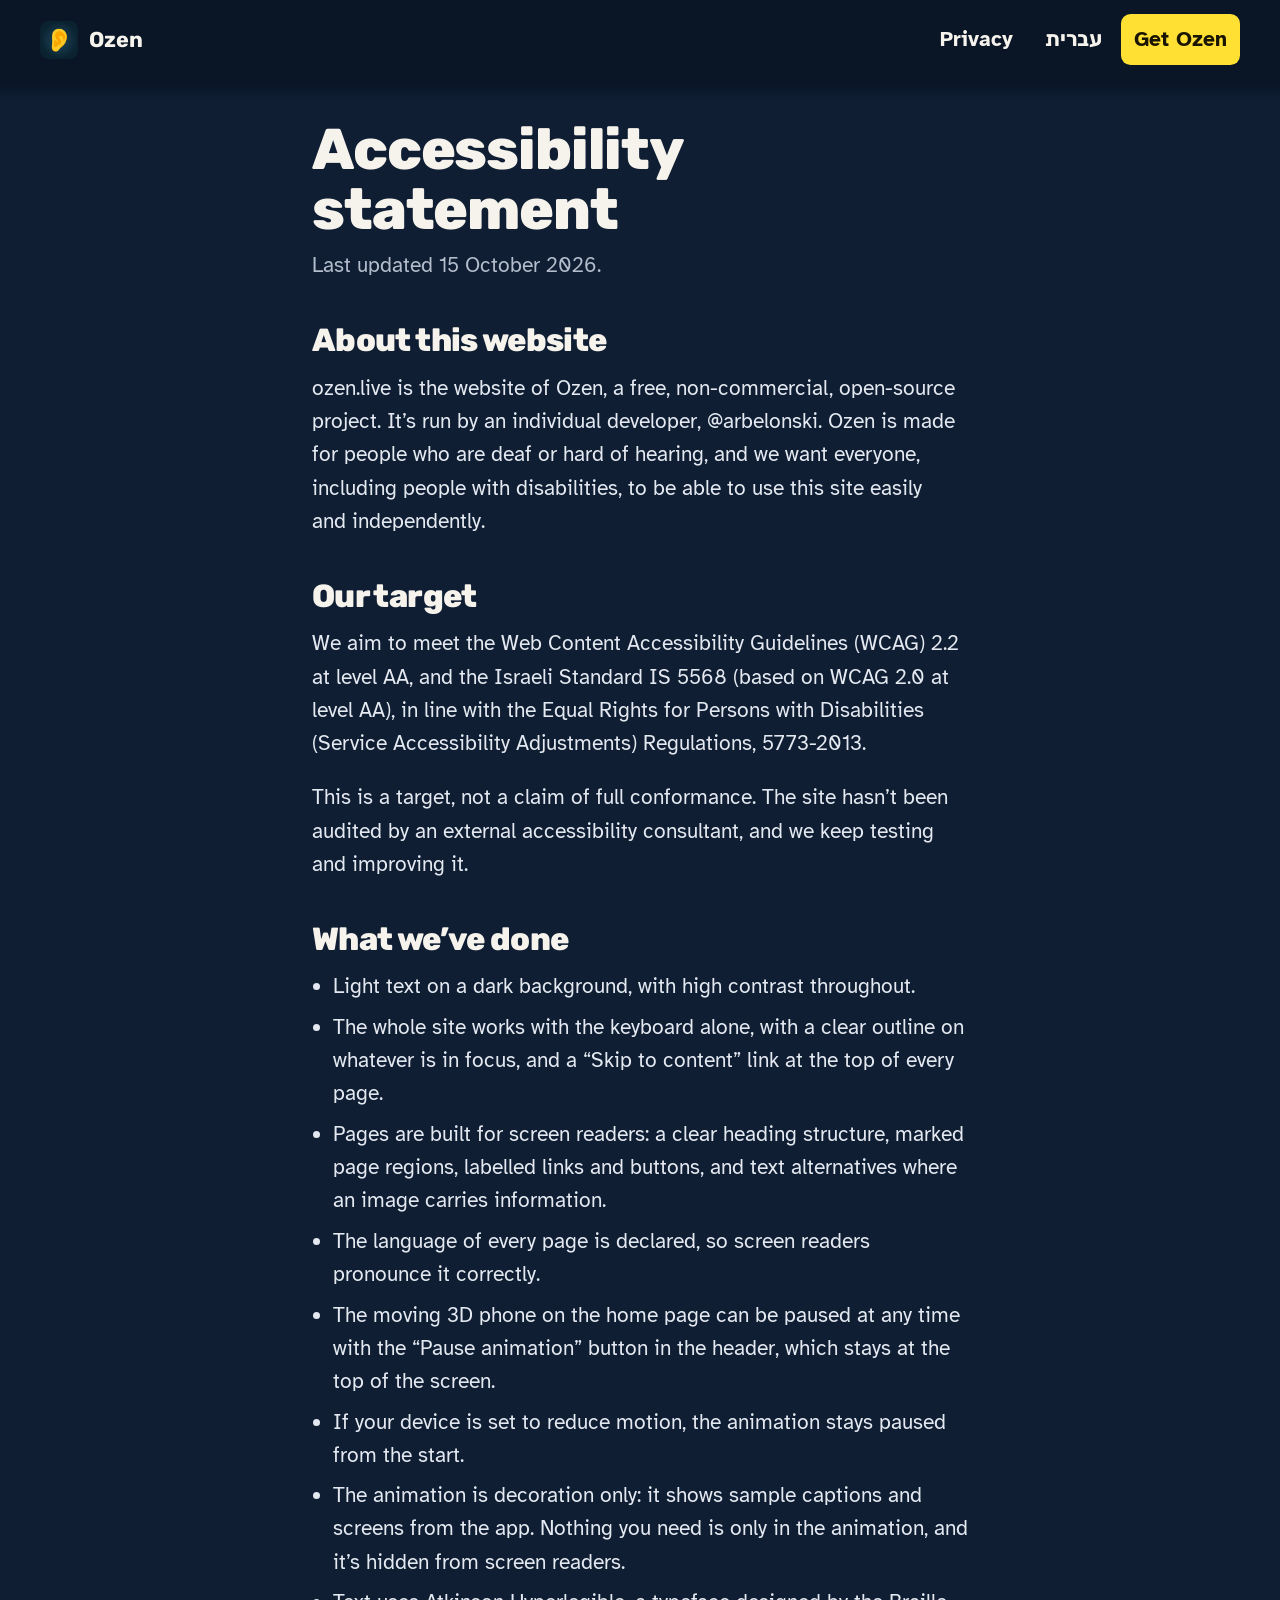
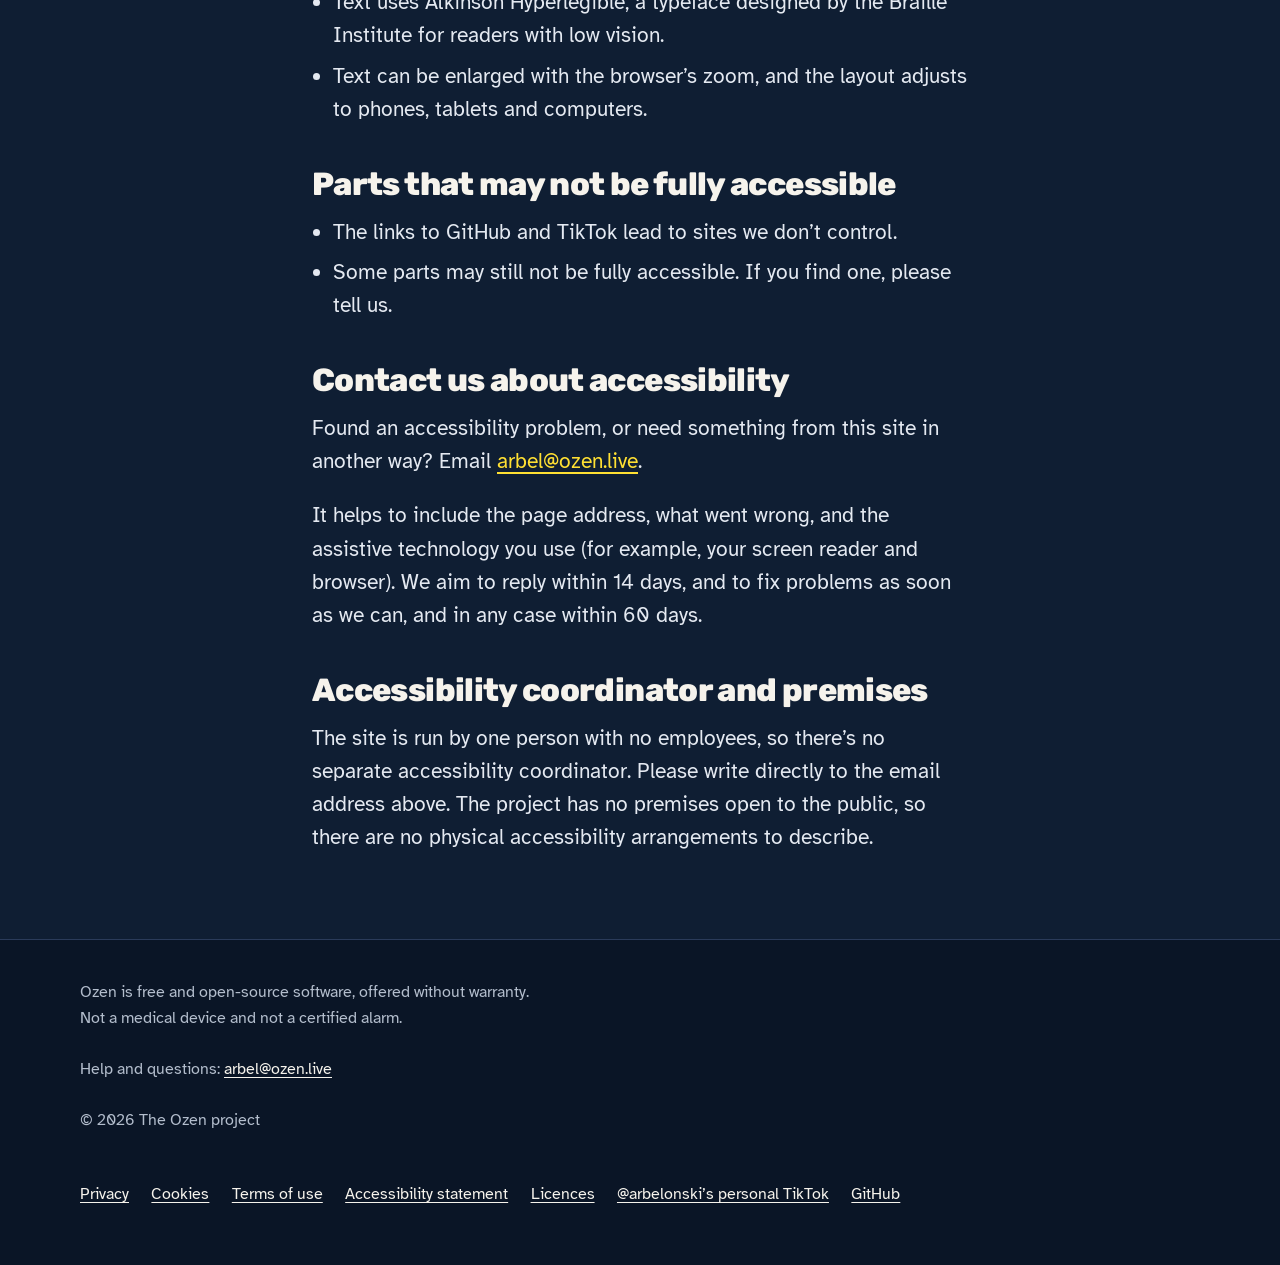
<file: accessibility.html>
<!doctype html>
<html lang="en" dir="ltr">
<head>
<meta charset="utf-8">
<meta http-equiv="Content-Security-Policy" content="default-src 'self'; script-src 'self'; style-src 'self'; img-src 'self' data: blob:; font-src 'self'; connect-src 'self'; media-src 'none'; object-src 'none'; frame-src 'none'; worker-src 'none'; manifest-src 'self'; base-uri 'none'; form-action 'none'; upgrade-insecure-requests">
<meta name="referrer" content="no-referrer">
<meta name="viewport" content="width=device-width, initial-scale=1, viewport-fit=cover">
<title>Accessibility statement | Ozen</title>
<meta name="description" content="How accessible the Ozen website is, what is not fully accessible yet, and how to tell us about a problem.">
<meta name="theme-color" content="#0f1e33">
<meta name="color-scheme" content="dark">
<link rel="canonical" href="https://ozen.live/accessibility.html">
<meta property="og:type" content="website">
<meta property="og:url" content="https://ozen.live/accessibility.html">
<meta property="og:locale" content="en_US">
<meta property="og:title" content="Accessibility statement | Ozen">
<meta property="og:description" content="How accessible the Ozen website is, what is not fully accessible yet, and how to tell us about a problem.">
<meta property="og:image" content="https://ozen.live/og.png">
<meta property="og:image:width" content="1200">
<meta property="og:image:height" content="630">
<meta property="og:image:alt" content="A phone showing live captions of a conversation, beside the words: See what everyone around you is saying.">
<meta name="twitter:card" content="summary_large_image">
<link rel="alternate" hreflang="en" href="https://ozen.live/accessibility.html">
<link rel="alternate" hreflang="he" href="https://ozen.live/he/accessibility.html">
<link rel="icon" href="/favicon.ico" sizes="48x48">
<link rel="icon" href="/icon-192.png" type="image/png" sizes="192x192">
<link rel="apple-touch-icon" href="/apple-touch-icon.png">
<link rel="preload" href="fonts/Rubik-latin.woff2" as="font" type="font/woff2" crossorigin>
<link rel="preload" href="fonts/AtkinsonHyperlegible-400-latin.woff2" as="font" type="font/woff2" crossorigin>
<link rel="stylesheet" href="css/site.css?v=202611092347">
</head>
<body class="doc-page">
<a class="skip-link" href="#main">Skip to content</a>

<header class="site-header">
  <a class="brand" href="./" aria-label="Ozen, home page">
    <img src="icon-128.png" alt="" width="40" height="40">
    <span>Ozen</span>
  </a>
  <nav class="site-nav" aria-label="Main">
    <a class="nav-optional" href="privacy.html">Privacy</a>
    <a class="lang-switch" href="he/accessibility.html" lang="he" hreflang="he">עברית</a>
    <a class="nav-get" href="./#get">Get Ozen</a>
  </nav>
</header>

<main id="main" class="doc">
<h1>Accessibility statement</h1>
<p class="updated">Last updated 15 October 2026.</p>

<h2>About this website</h2>
<p>ozen.live is the website of Ozen, a free, non-commercial, open-source project. It’s run by an individual developer, @arbelonski. Ozen is made for people who are deaf or hard of hearing, and we want everyone, including people with disabilities, to be able to use this site easily and independently.</p>

<h2>Our target</h2>
<p>We aim to meet the Web Content Accessibility Guidelines (WCAG) 2.2 at level AA, and the Israeli Standard IS 5568 (based on WCAG 2.0 at level AA), in line with the Equal Rights for Persons with Disabilities (Service Accessibility Adjustments) Regulations, 5773-2013.</p>
<p>This is a target, not a claim of full conformance. The site hasn’t been audited by an external accessibility consultant, and we keep testing and improving it.</p>

<h2>What we’ve done</h2>
<ul>
  <li>Light text on a dark background, with high contrast throughout.</li>
  <li>The whole site works with the keyboard alone, with a clear outline on whatever is in focus, and a “Skip to content” link at the top of every page.</li>
  <li>Pages are built for screen readers: a clear heading structure, marked page regions, labelled links and buttons, and text alternatives where an image carries information.</li>
  <li>The language of every page is declared, so screen readers pronounce it correctly.</li>
  <li>The moving 3D phone on the home page can be paused at any time with the “Pause animation” button in the header, which stays at the top of the screen.</li>
  <li>If your device is set to reduce motion, the animation stays paused from the start.</li>
  <li>The animation is decoration only: it shows sample captions and screens from the app. Nothing you need is only in the animation, and it’s hidden from screen readers.</li>
  <li>Text uses Atkinson Hyperlegible, a typeface designed by the Braille Institute for readers with low vision.</li>
  <li>Text can be enlarged with the browser’s zoom, and the layout adjusts to phones, tablets and computers.</li>
</ul>

<h2>Parts that may not be fully accessible</h2>
<ul>
  <li>The links to GitHub and TikTok lead to sites we don’t control.</li>
  <li>Some parts may still not be fully accessible. If you find one, please tell us.</li>
</ul>

<h2>Contact us about accessibility</h2>
<p>Found an accessibility problem, or need something from this site in another way? Email <a href="mailto:arbel@ozen.live">arbel@ozen.live</a>.</p>
<p>It helps to include the page address, what went wrong, and the assistive technology you use (for example, your screen reader and browser). We aim to reply within 14 days, and to fix problems as soon as we can, and in any case within 60 days.</p>

<h2>Accessibility coordinator and premises</h2>
<p>The site is run by one person with no employees, so there’s no separate accessibility coordinator. Please write directly to the email address above. The project has no premises open to the public, so there are no physical accessibility arrangements to describe.</p>
</main>

<footer class="site-footer">
  <div class="footer-inner">
    <div>
      <p>Ozen is free and open-source software, offered without warranty.<br>Not a medical device and not a certified alarm.</p>
      <p>Help and questions: <a href="mailto:arbel@ozen.live">arbel@ozen.live</a></p>
      <p>© 2026 The Ozen project</p>
    </div>
    <nav aria-label="Legal and information">
      <ul>
        <li><a href="privacy.html">Privacy</a></li>
        <li><a href="cookies.html">Cookies</a></li>
        <li><a href="terms.html">Terms of use</a></li>
        <li><a href="accessibility.html" aria-current="page">Accessibility statement</a></li>
        <li><a href="licenses.html">Licences</a></li>
        <li><a href="https://www.tiktok.com/@arbelonski">@arbelonski’s personal TikTok</a></li>
        <li><a href="https://github.com/arbelonson-source/ozen">GitHub</a></li>
      </ul>
    </nav>
  </div>
</footer>
</body>
</html>
</file>
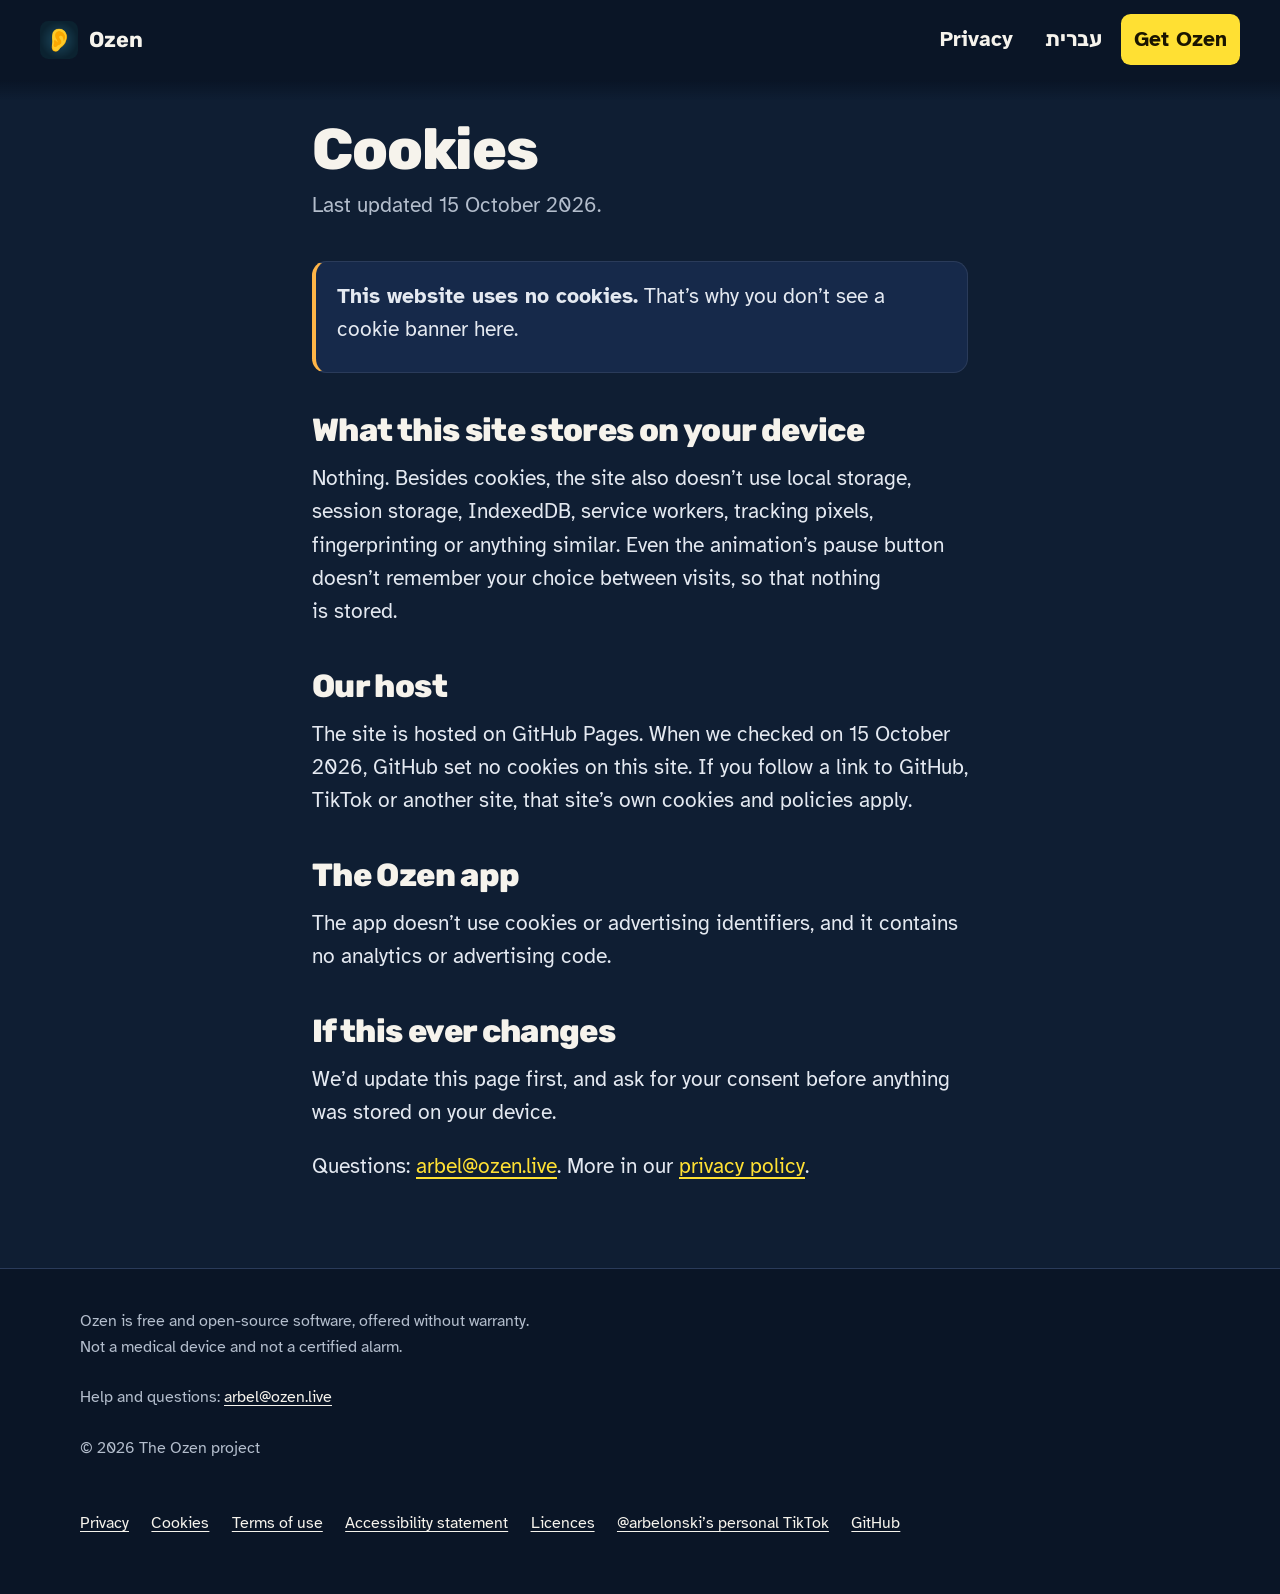
<file: cookies.html>
<!doctype html>
<html lang="en" dir="ltr">
<head>
<meta charset="utf-8">
<meta http-equiv="Content-Security-Policy" content="default-src 'self'; script-src 'self'; style-src 'self'; img-src 'self' data: blob:; font-src 'self'; connect-src 'self'; media-src 'none'; object-src 'none'; frame-src 'none'; worker-src 'none'; manifest-src 'self'; base-uri 'none'; form-action 'none'; upgrade-insecure-requests">
<meta name="referrer" content="no-referrer">
<meta name="viewport" content="width=device-width, initial-scale=1, viewport-fit=cover">
<title>Cookies | Ozen</title>
<meta name="description" content="The Ozen website uses no cookies and stores nothing on your device.">
<meta name="theme-color" content="#0f1e33">
<meta name="color-scheme" content="dark">
<link rel="canonical" href="https://ozen.live/cookies.html">
<meta property="og:type" content="website">
<meta property="og:url" content="https://ozen.live/cookies.html">
<meta property="og:locale" content="en_US">
<meta property="og:title" content="Cookies | Ozen">
<meta property="og:description" content="The Ozen website uses no cookies and stores nothing on your device.">
<meta property="og:image" content="https://ozen.live/og.png">
<meta property="og:image:width" content="1200">
<meta property="og:image:height" content="630">
<meta property="og:image:alt" content="A phone showing live captions of a conversation, beside the words: See what everyone around you is saying.">
<meta name="twitter:card" content="summary_large_image">
<link rel="alternate" hreflang="en" href="https://ozen.live/cookies.html">
<link rel="alternate" hreflang="he" href="https://ozen.live/he/cookies.html">
<link rel="icon" href="/favicon.ico" sizes="48x48">
<link rel="icon" href="/icon-192.png" type="image/png" sizes="192x192">
<link rel="apple-touch-icon" href="/apple-touch-icon.png">
<link rel="preload" href="fonts/Rubik-latin.woff2" as="font" type="font/woff2" crossorigin>
<link rel="preload" href="fonts/AtkinsonHyperlegible-400-latin.woff2" as="font" type="font/woff2" crossorigin>
<link rel="stylesheet" href="css/site.css?v=202611092347">
</head>
<body class="doc-page">
<a class="skip-link" href="#main">Skip to content</a>

<header class="site-header">
  <a class="brand" href="./" aria-label="Ozen, home page">
    <img src="icon-128.png" alt="" width="40" height="40">
    <span>Ozen</span>
  </a>
  <nav class="site-nav" aria-label="Main">
    <a class="nav-optional" href="privacy.html">Privacy</a>
    <a class="lang-switch" href="he/cookies.html" lang="he" hreflang="he">עברית</a>
    <a class="nav-get" href="./#get">Get Ozen</a>
  </nav>
</header>

<main id="main" class="doc">
<h1>Cookies</h1>
<p class="updated">Last updated 15 October 2026.</p>

<div class="callout">
  <p><strong>This website uses no cookies.</strong> That’s why you don’t see a cookie banner here.</p>
</div>

<h2>What this site stores on your device</h2>
<p>Nothing. Besides cookies, the site also doesn’t use local storage, session storage, IndexedDB, service workers, tracking pixels, fingerprinting or anything similar. Even the animation’s pause button doesn’t remember your choice between visits, so that nothing is stored.</p>

<h2>Our host</h2>
<p>The site is hosted on GitHub Pages. When we checked on 15 October 2026, GitHub set no cookies on this site. If you follow a link to GitHub, TikTok or another site, that site’s own cookies and policies apply.</p>

<h2>The Ozen app</h2>
<p>The app doesn’t use cookies or advertising identifiers, and it contains no analytics or advertising code.</p>

<h2>If this ever changes</h2>
<p>We’d update this page first, and ask for your consent before anything was stored on your device.</p>
<p>Questions: <a href="mailto:arbel@ozen.live">arbel@ozen.live</a>. More in our <a href="privacy.html">privacy policy</a>.</p>
</main>

<footer class="site-footer">
  <div class="footer-inner">
    <div>
      <p>Ozen is free and open-source software, offered without warranty.<br>Not a medical device and not a certified alarm.</p>
      <p>Help and questions: <a href="mailto:arbel@ozen.live">arbel@ozen.live</a></p>
      <p>© 2026 The Ozen project</p>
    </div>
    <nav aria-label="Legal and information">
      <ul>
        <li><a href="privacy.html">Privacy</a></li>
        <li><a href="cookies.html" aria-current="page">Cookies</a></li>
        <li><a href="terms.html">Terms of use</a></li>
        <li><a href="accessibility.html">Accessibility statement</a></li>
        <li><a href="licenses.html">Licences</a></li>
        <li><a href="https://www.tiktok.com/@arbelonski">@arbelonski’s personal TikTok</a></li>
        <li><a href="https://github.com/arbelonson-source/ozen">GitHub</a></li>
      </ul>
    </nav>
  </div>
</footer>
</body>
</html>
</file>
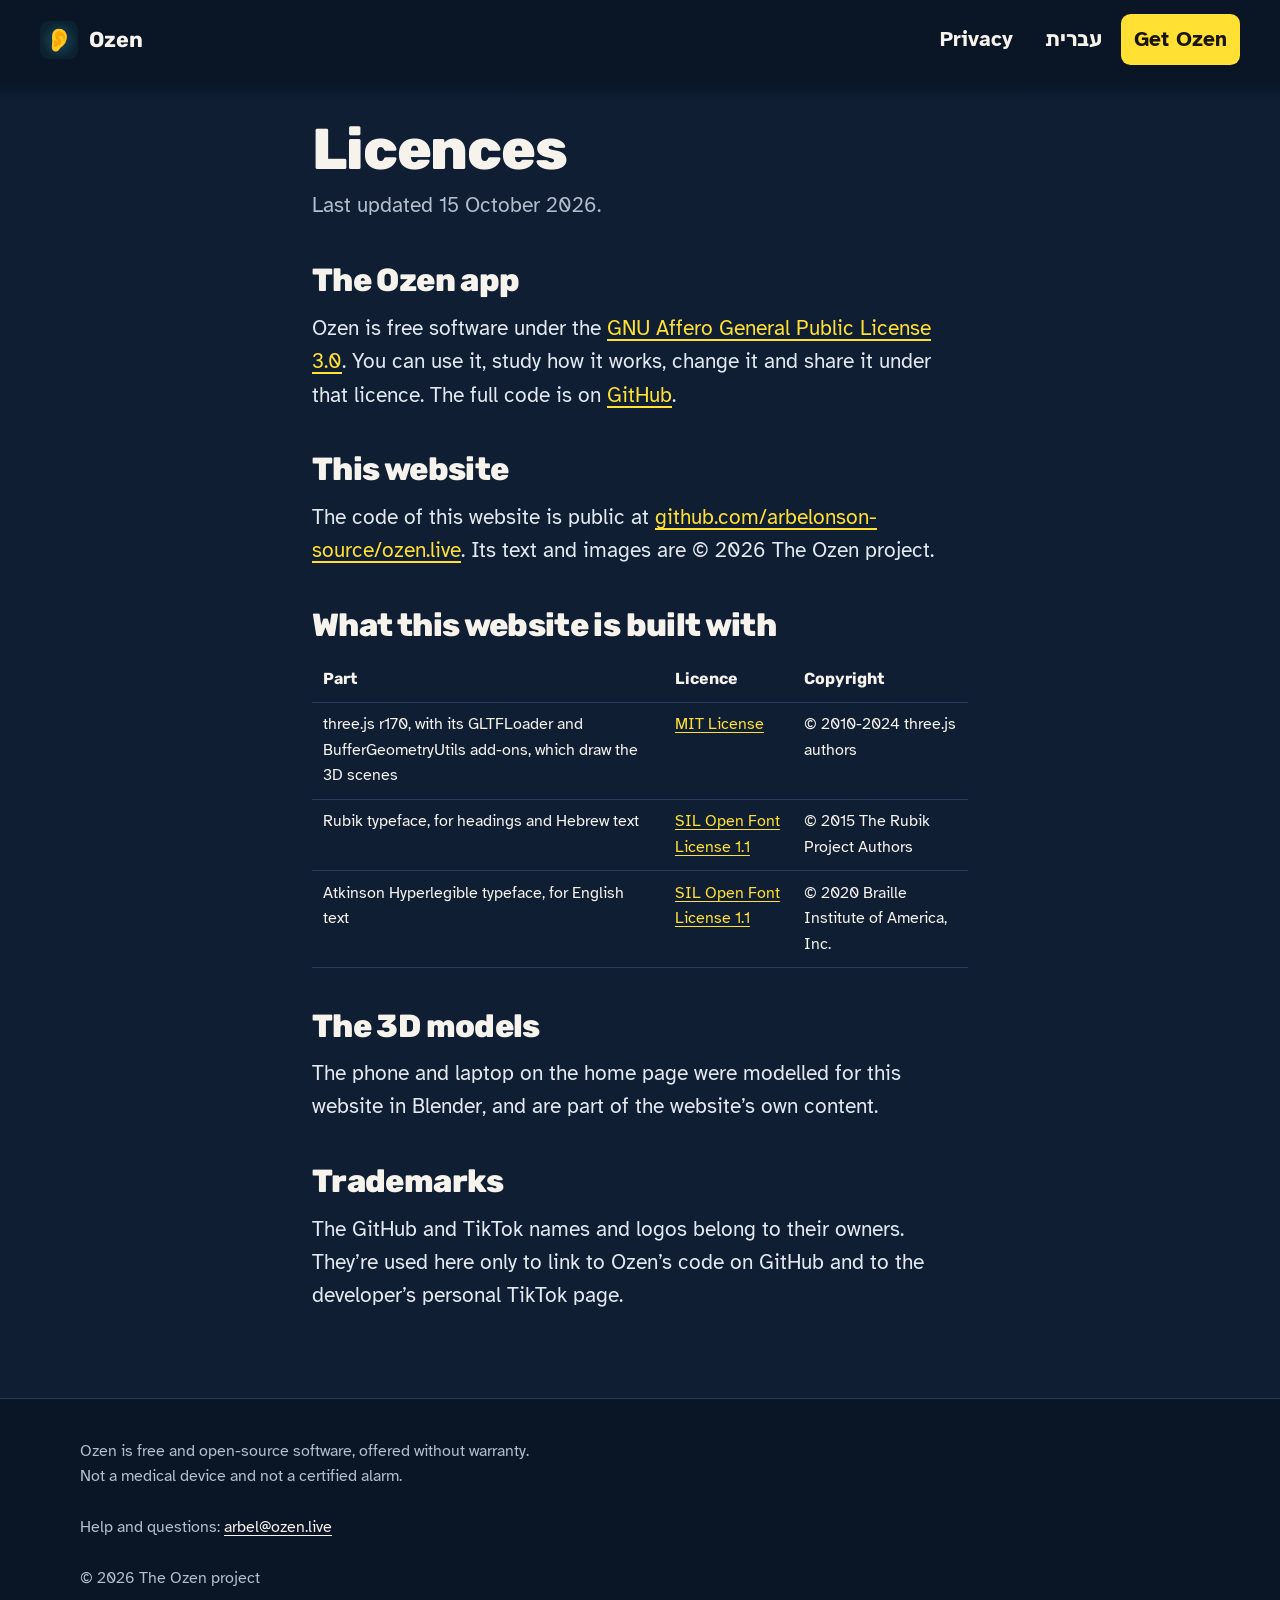
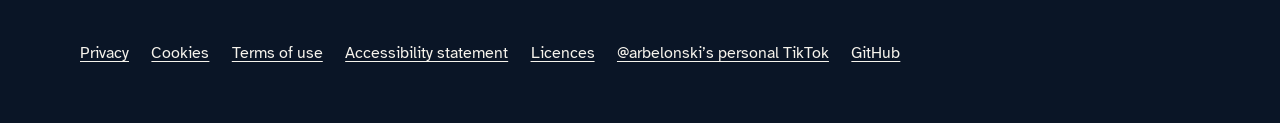
<file: licenses.html>
<!doctype html>
<html lang="en" dir="ltr">
<head>
<meta charset="utf-8">
<meta http-equiv="Content-Security-Policy" content="default-src 'self'; script-src 'self'; style-src 'self'; img-src 'self' data: blob:; font-src 'self'; connect-src 'self'; media-src 'none'; object-src 'none'; frame-src 'none'; worker-src 'none'; manifest-src 'self'; base-uri 'none'; form-action 'none'; upgrade-insecure-requests">
<meta name="referrer" content="no-referrer">
<meta name="viewport" content="width=device-width, initial-scale=1, viewport-fit=cover">
<title>Licences | Ozen</title>
<meta name="description" content="The licences of the Ozen app and of the parts this website is built with.">
<meta name="theme-color" content="#0f1e33">
<meta name="color-scheme" content="dark">
<link rel="canonical" href="https://ozen.live/licenses.html">
<meta property="og:type" content="website">
<meta property="og:url" content="https://ozen.live/licenses.html">
<meta property="og:locale" content="en_US">
<meta property="og:title" content="Licences | Ozen">
<meta property="og:description" content="The licences of the Ozen app and of the parts this website is built with.">
<meta property="og:image" content="https://ozen.live/og.png">
<meta property="og:image:width" content="1200">
<meta property="og:image:height" content="630">
<meta property="og:image:alt" content="A phone showing live captions of a conversation, beside the words: See what everyone around you is saying.">
<meta name="twitter:card" content="summary_large_image">
<link rel="alternate" hreflang="en" href="https://ozen.live/licenses.html">
<link rel="alternate" hreflang="he" href="https://ozen.live/he/licenses.html">
<link rel="icon" href="/favicon.ico" sizes="48x48">
<link rel="icon" href="/icon-192.png" type="image/png" sizes="192x192">
<link rel="apple-touch-icon" href="/apple-touch-icon.png">
<link rel="preload" href="fonts/Rubik-latin.woff2" as="font" type="font/woff2" crossorigin>
<link rel="preload" href="fonts/AtkinsonHyperlegible-400-latin.woff2" as="font" type="font/woff2" crossorigin>
<link rel="stylesheet" href="css/site.css?v=202611092347">
</head>
<body class="doc-page">
<a class="skip-link" href="#main">Skip to content</a>

<header class="site-header">
  <a class="brand" href="./" aria-label="Ozen, home page">
    <img src="icon-128.png" alt="" width="40" height="40">
    <span>Ozen</span>
  </a>
  <nav class="site-nav" aria-label="Main">
    <a class="nav-optional" href="privacy.html">Privacy</a>
    <a class="lang-switch" href="he/licenses.html" lang="he" hreflang="he">עברית</a>
    <a class="nav-get" href="./#get">Get Ozen</a>
  </nav>
</header>

<main id="main" class="doc">
<h1>Licences</h1>
<p class="updated">Last updated 15 October 2026.</p>

<h2>The Ozen app</h2>
<p>Ozen is free software under the <a href="https://github.com/arbelonson-source/ozen/blob/master/LICENSE">GNU Affero General Public License 3.0</a>. You can use it, study how it works, change it and share it under that licence. The full code is on <a href="https://github.com/arbelonson-source/ozen">GitHub</a>.</p>

<h2>This website</h2>
<p>The code of this website is public at <a href="https://github.com/arbelonson-source/ozen.live">github.com/arbelonson-source/ozen.live</a>. Its text and images are © 2026 The Ozen project.</p>

<h2>What this website is built with</h2>
<table>
  <thead><tr><th scope="col">Part</th><th scope="col">Licence</th><th scope="col">Copyright</th></tr></thead>
  <tbody>
    <tr><td data-label="Part">three.js r170, with its GLTFLoader and BufferGeometryUtils add-ons, which draw the 3D scenes</td><td data-label="Licence"><a href="vendor/LICENSE-three.txt">MIT License</a></td><td data-label="Copyright">© 2010-2024 three.js authors</td></tr>
    <tr><td data-label="Part">Rubik typeface, for headings and Hebrew text</td><td data-label="Licence"><a href="fonts/OFL.txt">SIL Open Font License 1.1</a></td><td data-label="Copyright">© 2015 The Rubik Project Authors</td></tr>
    <tr><td data-label="Part">Atkinson Hyperlegible typeface, for English text</td><td data-label="Licence"><a href="fonts/OFL.txt">SIL Open Font License 1.1</a></td><td data-label="Copyright">© 2020 Braille Institute of America, Inc.</td></tr>
  </tbody>
</table>

<h2>The 3D models</h2>
<p>The phone and laptop on the home page were modelled for this website in Blender, and are part of the website’s own content.</p>

<h2>Trademarks</h2>
<p>The GitHub and TikTok names and logos belong to their owners. They’re used here only to link to Ozen’s code on GitHub and to the developer’s personal TikTok page.</p>
</main>

<footer class="site-footer">
  <div class="footer-inner">
    <div>
      <p>Ozen is free and open-source software, offered without warranty.<br>Not a medical device and not a certified alarm.</p>
      <p>Help and questions: <a href="mailto:arbel@ozen.live">arbel@ozen.live</a></p>
      <p>© 2026 The Ozen project</p>
    </div>
    <nav aria-label="Legal and information">
      <ul>
        <li><a href="privacy.html">Privacy</a></li>
        <li><a href="cookies.html">Cookies</a></li>
        <li><a href="terms.html">Terms of use</a></li>
        <li><a href="accessibility.html">Accessibility statement</a></li>
        <li><a href="licenses.html" aria-current="page">Licences</a></li>
        <li><a href="https://www.tiktok.com/@arbelonski">@arbelonski’s personal TikTok</a></li>
        <li><a href="https://github.com/arbelonson-source/ozen">GitHub</a></li>
      </ul>
    </nav>
  </div>
</footer>
</body>
</html>
</file>
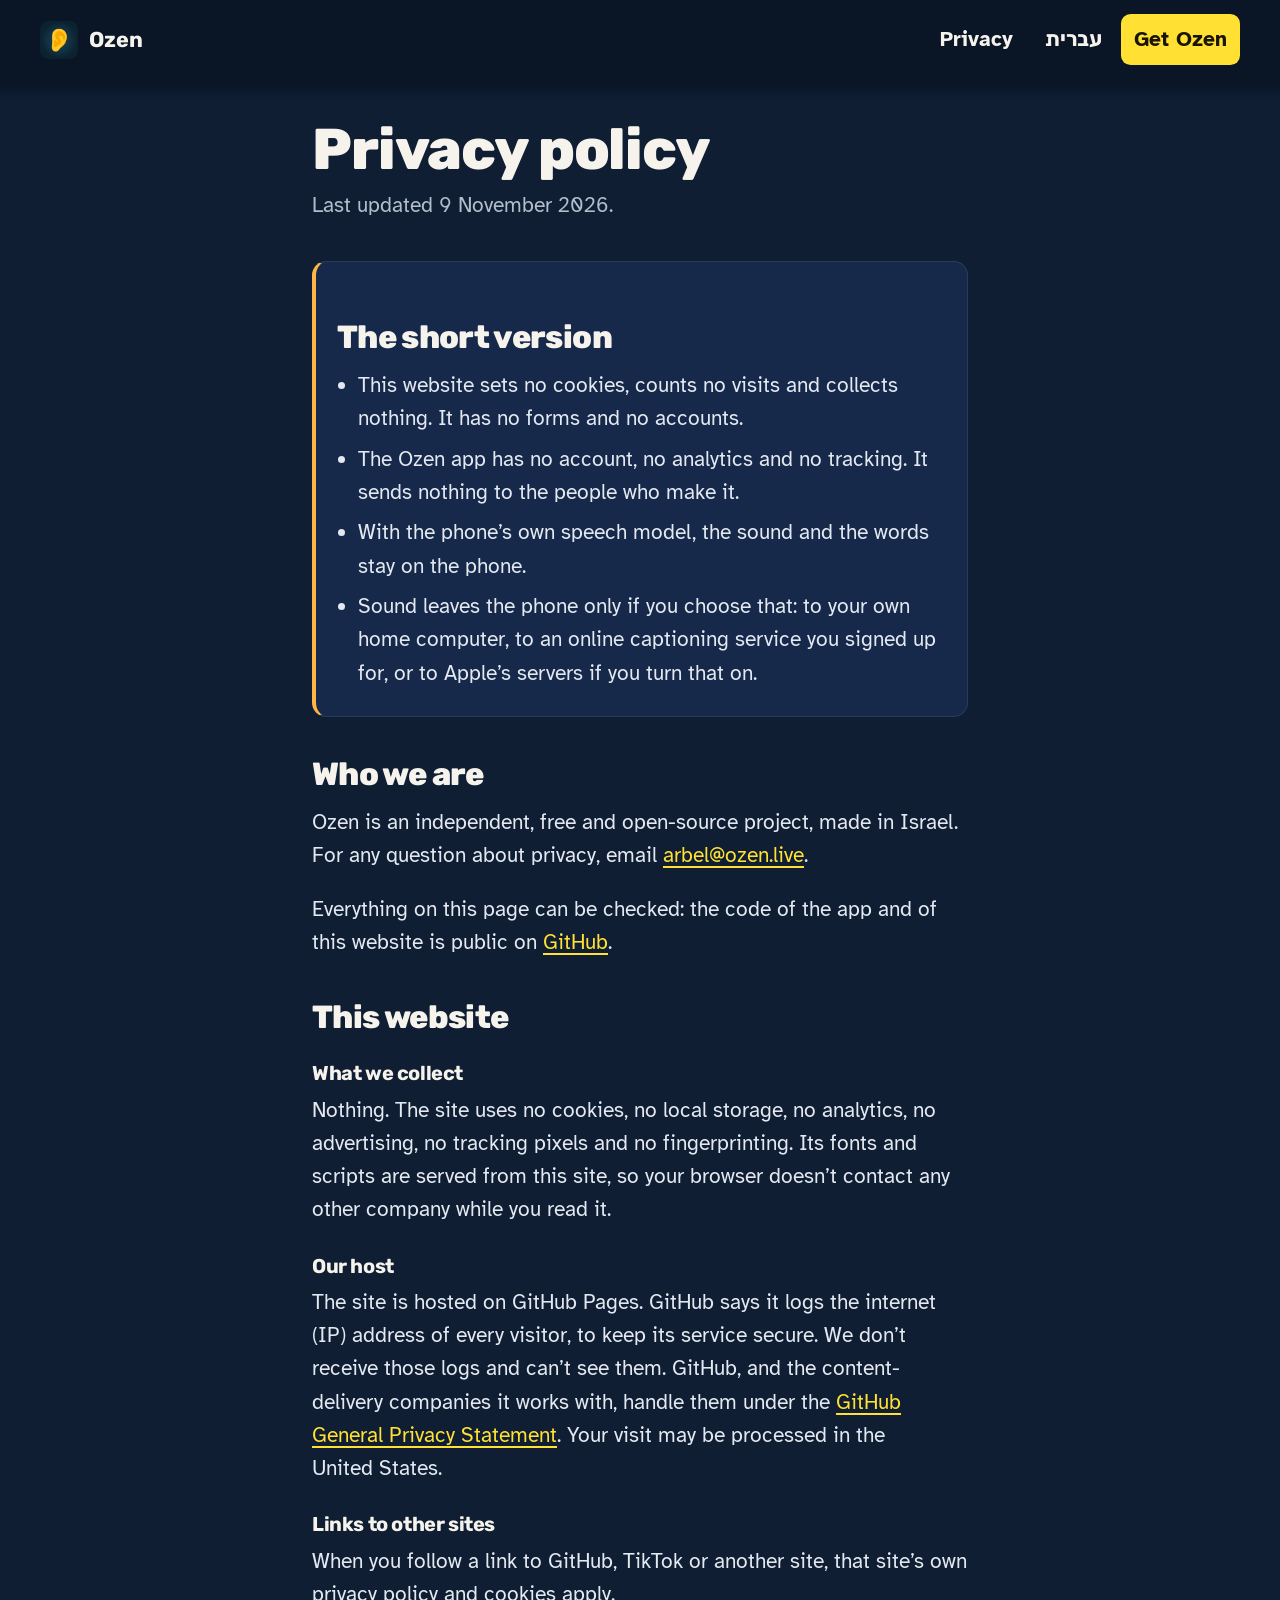
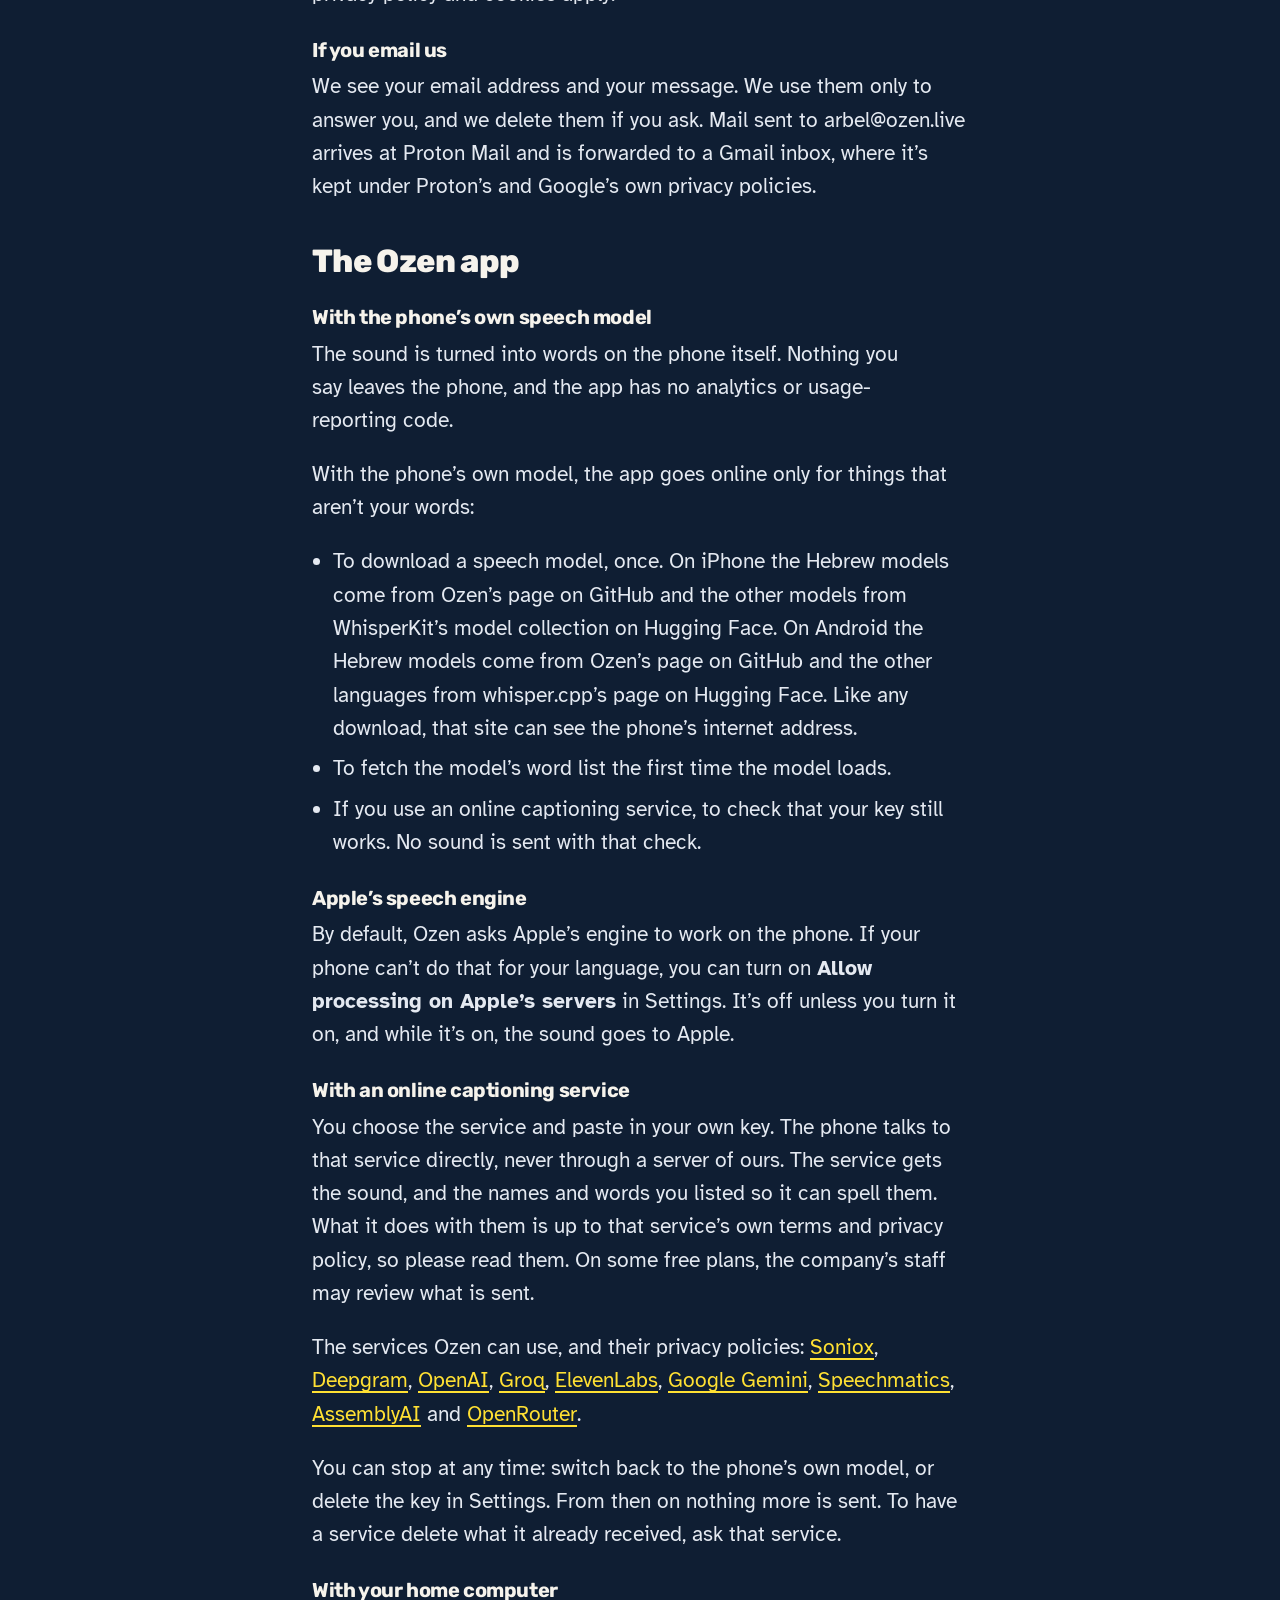
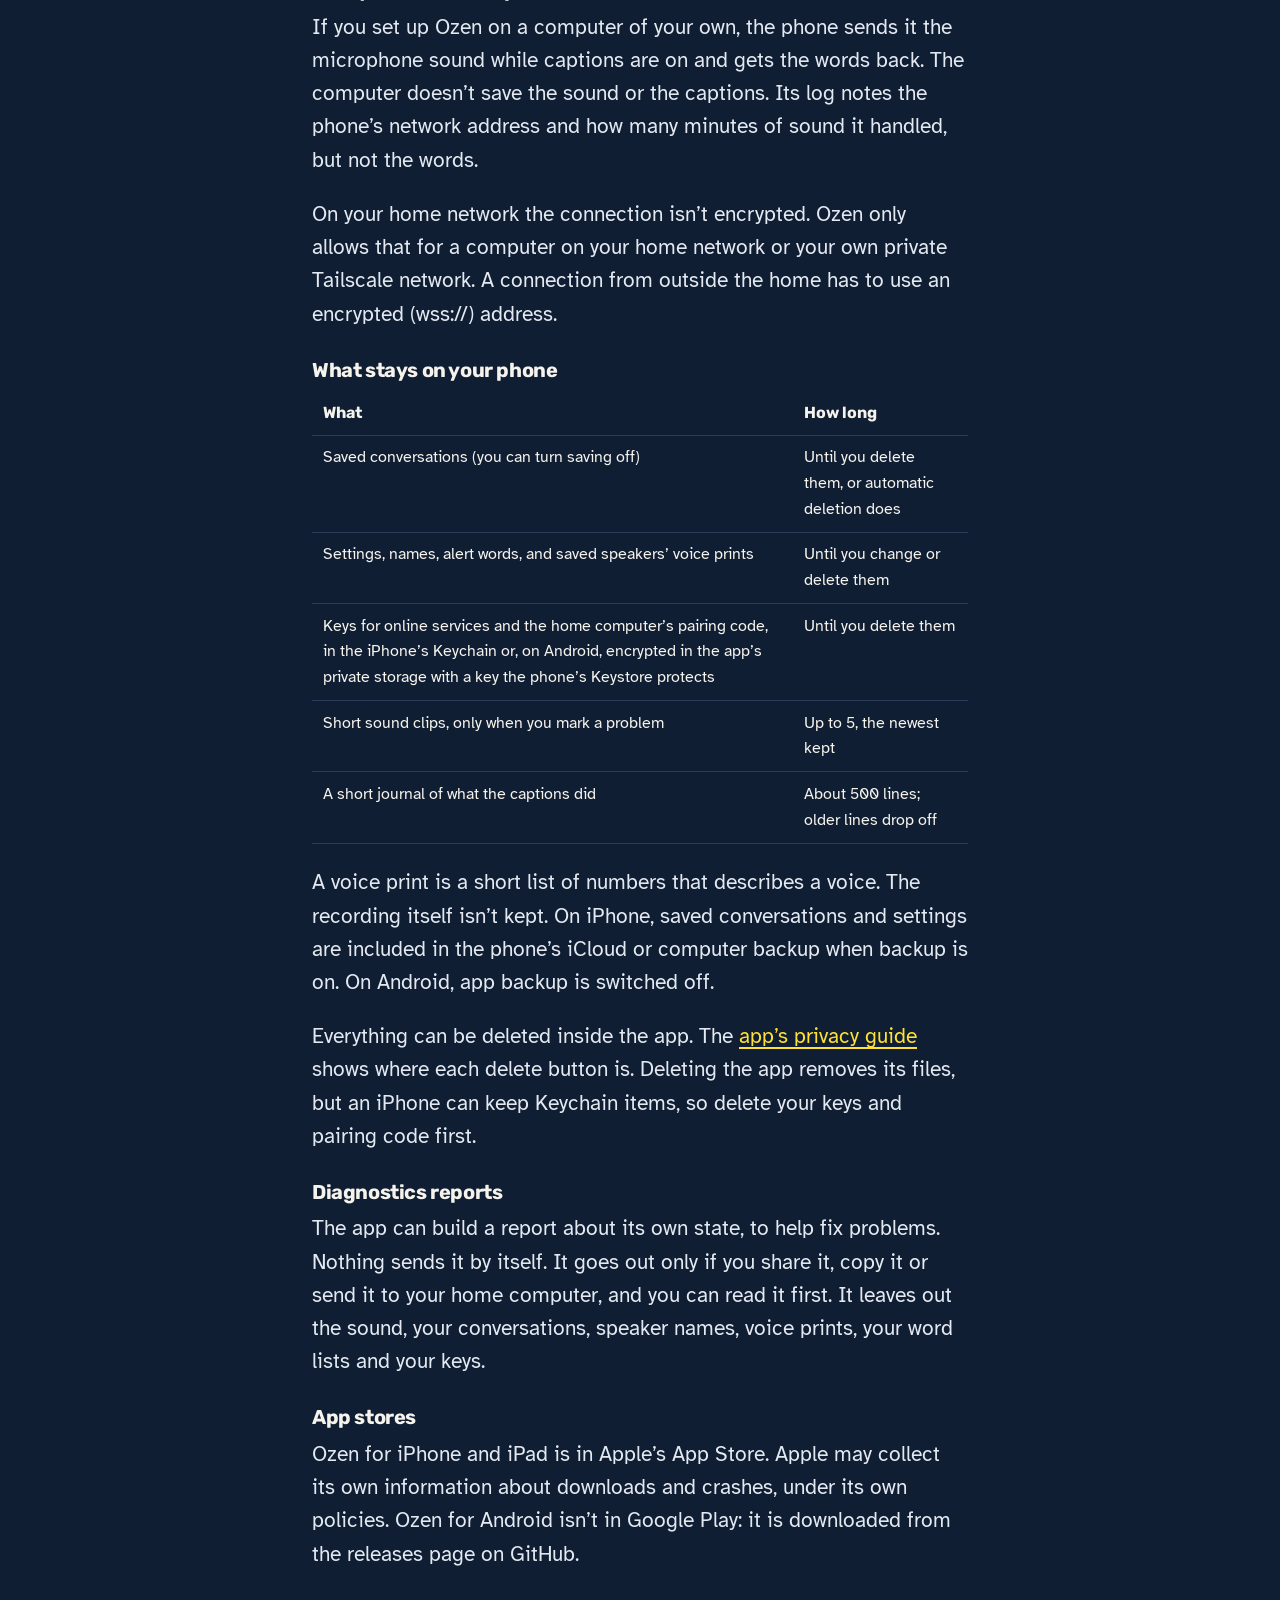
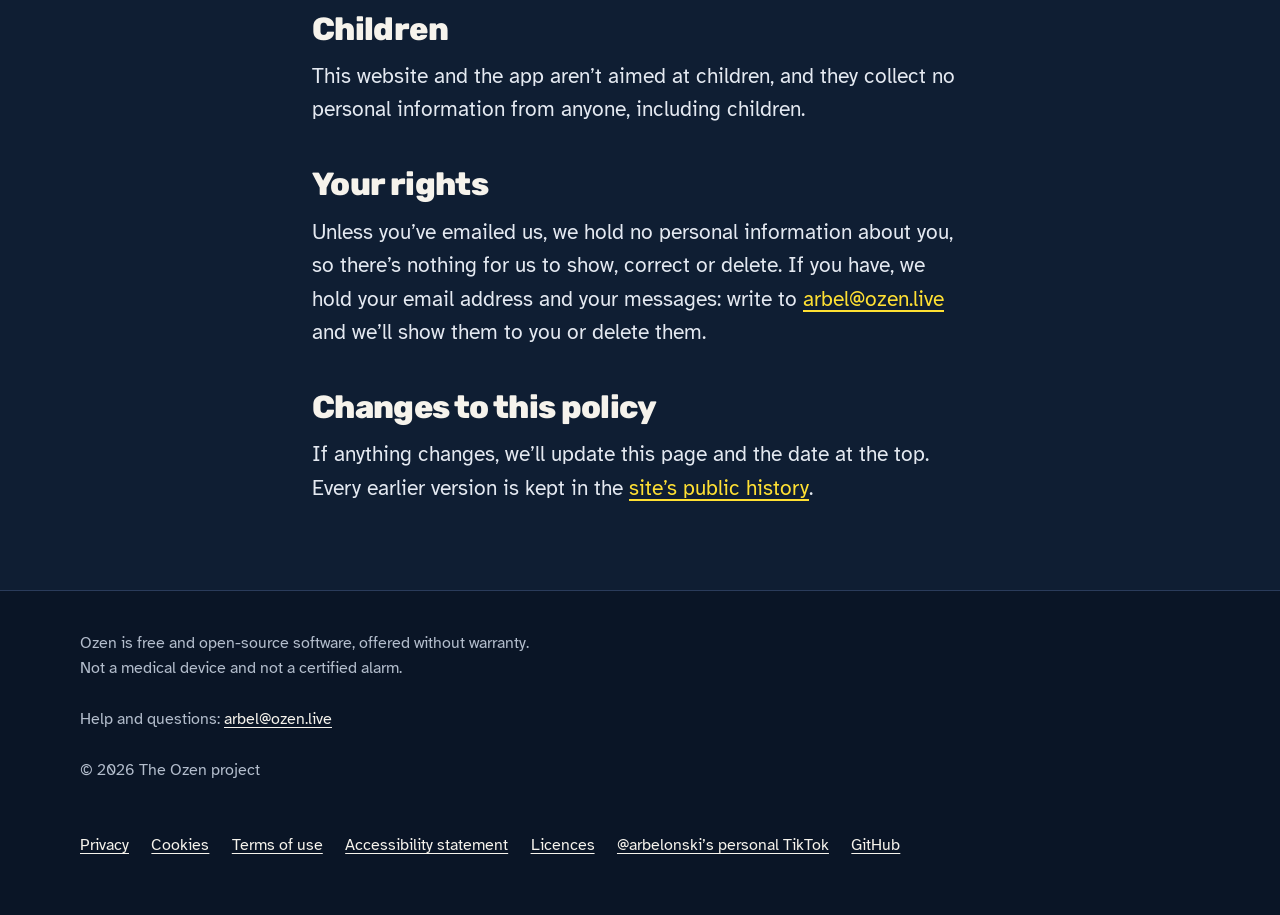
<file: privacy.html>
<!doctype html>
<html lang="en" dir="ltr">
<head>
<meta charset="utf-8">
<meta http-equiv="Content-Security-Policy" content="default-src 'self'; script-src 'self'; style-src 'self'; img-src 'self' data: blob:; font-src 'self'; connect-src 'self'; media-src 'none'; object-src 'none'; frame-src 'none'; worker-src 'none'; manifest-src 'self'; base-uri 'none'; form-action 'none'; upgrade-insecure-requests">
<meta name="referrer" content="no-referrer">
<meta name="viewport" content="width=device-width, initial-scale=1, viewport-fit=cover">
<title>Privacy policy | Ozen</title>
<meta name="description" content="What the Ozen website and app collect: nothing on the website, and nothing sent to the people who make the app.">
<meta name="theme-color" content="#0f1e33">
<meta name="color-scheme" content="dark">
<link rel="canonical" href="https://ozen.live/privacy.html">
<meta property="og:type" content="website">
<meta property="og:url" content="https://ozen.live/privacy.html">
<meta property="og:locale" content="en_US">
<meta property="og:title" content="Privacy policy | Ozen">
<meta property="og:description" content="What the Ozen website and app collect: nothing on the website, and nothing sent to the people who make the app.">
<meta property="og:image" content="https://ozen.live/og.png">
<meta property="og:image:width" content="1200">
<meta property="og:image:height" content="630">
<meta property="og:image:alt" content="A phone showing live captions of a conversation, beside the words: See what everyone around you is saying.">
<meta name="twitter:card" content="summary_large_image">
<link rel="alternate" hreflang="en" href="https://ozen.live/privacy.html">
<link rel="alternate" hreflang="he" href="https://ozen.live/he/privacy.html">
<link rel="icon" href="/favicon.ico" sizes="48x48">
<link rel="icon" href="/icon-192.png" type="image/png" sizes="192x192">
<link rel="apple-touch-icon" href="/apple-touch-icon.png">
<link rel="preload" href="fonts/Rubik-latin.woff2" as="font" type="font/woff2" crossorigin>
<link rel="preload" href="fonts/AtkinsonHyperlegible-400-latin.woff2" as="font" type="font/woff2" crossorigin>
<link rel="stylesheet" href="css/site.css?v=202611092347">
</head>
<body class="doc-page">
<a class="skip-link" href="#main">Skip to content</a>

<header class="site-header">
  <a class="brand" href="./" aria-label="Ozen, home page">
    <img src="icon-128.png" alt="" width="40" height="40">
    <span>Ozen</span>
  </a>
  <nav class="site-nav" aria-label="Main">
    <a class="nav-optional" href="privacy.html" aria-current="page">Privacy</a>
    <a class="lang-switch" href="he/privacy.html" lang="he" hreflang="he">עברית</a>
    <a class="nav-get" href="./#get">Get Ozen</a>
  </nav>
</header>

<main id="main" class="doc">
<h1>Privacy policy</h1>
<p class="updated">Last updated 9 November 2026.</p>

<div class="callout">
  <h2>The short version</h2>
  <ul>
    <li>This website sets no cookies, counts no visits and collects nothing. It has no forms and no accounts.</li>
    <li>The Ozen app has no account, no analytics and no tracking. It sends nothing to the people who make it.</li>
    <li>With the phone’s own speech model, the sound and the words stay on the phone.</li>
    <li>Sound leaves the phone only if you choose that: to your own home computer, to an online captioning service you signed up for, or to Apple’s servers if you turn that on.</li>
  </ul>
</div>

<h2>Who we are</h2>
<p>Ozen is an independent, free and open-source project, made in Israel. For any question about privacy, email <a href="mailto:arbel@ozen.live">arbel@ozen.live</a>.</p>
<p>Everything on this page can be checked: the code of the app and of this website is public on <a href="https://github.com/arbelonson-source/ozen">GitHub</a>.</p>

<h2>This website</h2>
<h3>What we collect</h3>
<p>Nothing. The site uses no cookies, no local storage, no analytics, no advertising, no tracking pixels and no fingerprinting. Its fonts and scripts are served from this site, so your browser doesn’t contact any other company while you read it.</p>
<h3>Our host</h3>
<p>The site is hosted on GitHub Pages. GitHub says it logs the internet (IP) address of every visitor, to keep its service secure. We don’t receive those logs and can’t see them. GitHub, and the content-delivery companies it works with, handle them under the <a href="https://docs.github.com/en/site-policy/privacy-policies/github-general-privacy-statement">GitHub General Privacy Statement</a>. Your visit may be processed in the United States.</p>
<h3>Links to other sites</h3>
<p>When you follow a link to GitHub, TikTok or another site, that site’s own privacy policy and cookies apply.</p>
<h3>If you email us</h3>
<p>We see your email address and your message. We use them only to answer you, and we delete them if you ask. Mail sent to arbel@ozen.live arrives at Proton Mail and is forwarded to a Gmail inbox, where it’s kept under Proton’s and Google’s own privacy policies.</p>

<h2>The Ozen app</h2>
<h3>With the phone’s own speech model</h3>
<p>The sound is turned into words on the phone itself. Nothing you say leaves the phone, and the app has no analytics or usage-reporting code.</p>
<p>With the phone’s own model, the app goes online only for things that aren’t your words:</p>
<ul>
  <li>To download a speech model, once. On iPhone the Hebrew models come from Ozen’s page on GitHub and the other models from WhisperKit’s model collection on Hugging Face. On Android the Hebrew models come from Ozen’s page on GitHub and the other languages from whisper.cpp’s page on Hugging Face. Like any download, that site can see the phone’s internet address.</li>
  <li>To fetch the model’s word list the first time the model loads.</li>
  <li>If you use an online captioning service, to check that your key still works. No sound is sent with that check.</li>
</ul>
<h3>Apple’s speech engine</h3>
<p>By default, Ozen asks Apple’s engine to work on the phone. If your phone can’t do that for your language, you can turn on <strong>Allow processing on Apple’s servers</strong> in Settings. It’s off unless you turn it on, and while it’s on, the sound goes to Apple.</p>
<h3>With an online captioning service</h3>
<p>You choose the service and paste in your own key. The phone talks to that service directly, never through a server of ours. The service gets the sound, and the names and words you listed so it can spell them. What it does with them is up to that service’s own terms and privacy policy, so please read them. On some free plans, the company’s staff may review what is sent.</p>
<p>The services Ozen can use, and their privacy policies: <a href="https://soniox.com/policies/privacy-policy">Soniox</a>, <a href="https://deepgram.com/privacy">Deepgram</a>, <a href="https://openai.com/policies/privacy-policy/">OpenAI</a>, <a href="https://groq.com/privacy-policy">Groq</a>, <a href="https://elevenlabs.io/privacy-policy">ElevenLabs</a>, <a href="https://ai.google.dev/gemini-api/terms">Google Gemini</a>, <a href="https://www.speechmatics.com/legal/privacy-policy">Speechmatics</a>, <a href="https://www.assemblyai.com/legal/privacy-policy">AssemblyAI</a> and <a href="https://openrouter.ai/privacy">OpenRouter</a>.</p>
<p>You can stop at any time: switch back to the phone’s own model, or delete the key in Settings. From then on nothing more is sent. To have a service delete what it already received, ask that service.</p>
<h3>With your home computer</h3>
<p>If you set up Ozen on a computer of your own, the phone sends it the microphone sound while captions are on and gets the words back. The computer doesn’t save the sound or the captions. Its log notes the phone’s network address and how many minutes of sound it handled, but not the words.</p>
<p>On your home network the connection isn’t encrypted. Ozen only allows that for a computer on your home network or your own private Tailscale network. A connection from outside the home has to use an encrypted (wss://) address.</p>
<h3>What stays on your phone</h3>
<table>
  <thead><tr><th scope="col">What</th><th scope="col">How long</th></tr></thead>
  <tbody>
    <tr><td data-label="What">Saved conversations (you can turn saving off)</td><td data-label="How long">Until you delete them, or automatic deletion does</td></tr>
    <tr><td data-label="What">Settings, names, alert words, and saved speakers’ voice prints</td><td data-label="How long">Until you change or delete them</td></tr>
    <tr><td data-label="What">Keys for online services and the home computer’s pairing code, in the iPhone’s Keychain or, on Android, encrypted in the app’s private storage with a key the phone’s Keystore protects</td><td data-label="How long">Until you delete them</td></tr>
    <tr><td data-label="What">Short sound clips, only when you mark a problem</td><td data-label="How long">Up to 5, the newest kept</td></tr>
    <tr><td data-label="What">A short journal of what the captions did</td><td data-label="How long">About 500 lines; older lines drop off</td></tr>
  </tbody>
</table>
<p>A voice print is a short list of numbers that describes a voice. The recording itself isn’t kept. On iPhone, saved conversations and settings are included in the phone’s iCloud or computer backup when backup is on. On Android, app backup is switched off.</p>
<p>Everything can be deleted inside the app. The <a href="https://github.com/arbelonson-source/ozen/blob/master/docs/privacy.md">app’s privacy guide</a> shows where each delete button is. Deleting the app removes its files, but an iPhone can keep Keychain items, so delete your keys and pairing code first.</p>
<h3>Diagnostics reports</h3>
<p>The app can build a report about its own state, to help fix problems. Nothing sends it by itself. It goes out only if you share it, copy it or send it to your home computer, and you can read it first. It leaves out the sound, your conversations, speaker names, voice prints, your word lists and your keys.</p>
<h3>App stores</h3>
<p>Ozen for iPhone and iPad is in Apple’s App Store. Apple may collect its own information about downloads and crashes, under its own policies. Ozen for Android isn’t in Google Play: it is downloaded from the releases page on GitHub.</p>

<h2>Children</h2>
<p>This website and the app aren’t aimed at children, and they collect no personal information from anyone, including children.</p>

<h2>Your rights</h2>
<p>Unless you’ve emailed us, we hold no personal information about you, so there’s nothing for us to show, correct or delete. If you have, we hold your email address and your messages: write to <a href="mailto:arbel@ozen.live">arbel@ozen.live</a> and we’ll show them to you or delete them.</p>

<h2>Changes to this policy</h2>
<p>If anything changes, we’ll update this page and the date at the top. Every earlier version is kept in the <a href="https://github.com/arbelonson-source/ozen.live/commits/main/privacy.html">site’s public history</a>.</p>
</main>

<footer class="site-footer">
  <div class="footer-inner">
    <div>
      <p>Ozen is free and open-source software, offered without warranty.<br>Not a medical device and not a certified alarm.</p>
      <p>Help and questions: <a href="mailto:arbel@ozen.live">arbel@ozen.live</a></p>
      <p>© 2026 The Ozen project</p>
    </div>
    <nav aria-label="Legal and information">
      <ul>
        <li><a href="privacy.html" aria-current="page">Privacy</a></li>
        <li><a href="cookies.html">Cookies</a></li>
        <li><a href="terms.html">Terms of use</a></li>
        <li><a href="accessibility.html">Accessibility statement</a></li>
        <li><a href="licenses.html">Licences</a></li>
        <li><a href="https://www.tiktok.com/@arbelonski">@arbelonski’s personal TikTok</a></li>
        <li><a href="https://github.com/arbelonson-source/ozen">GitHub</a></li>
      </ul>
    </nav>
  </div>
</footer>
</body>
</html>
</file>
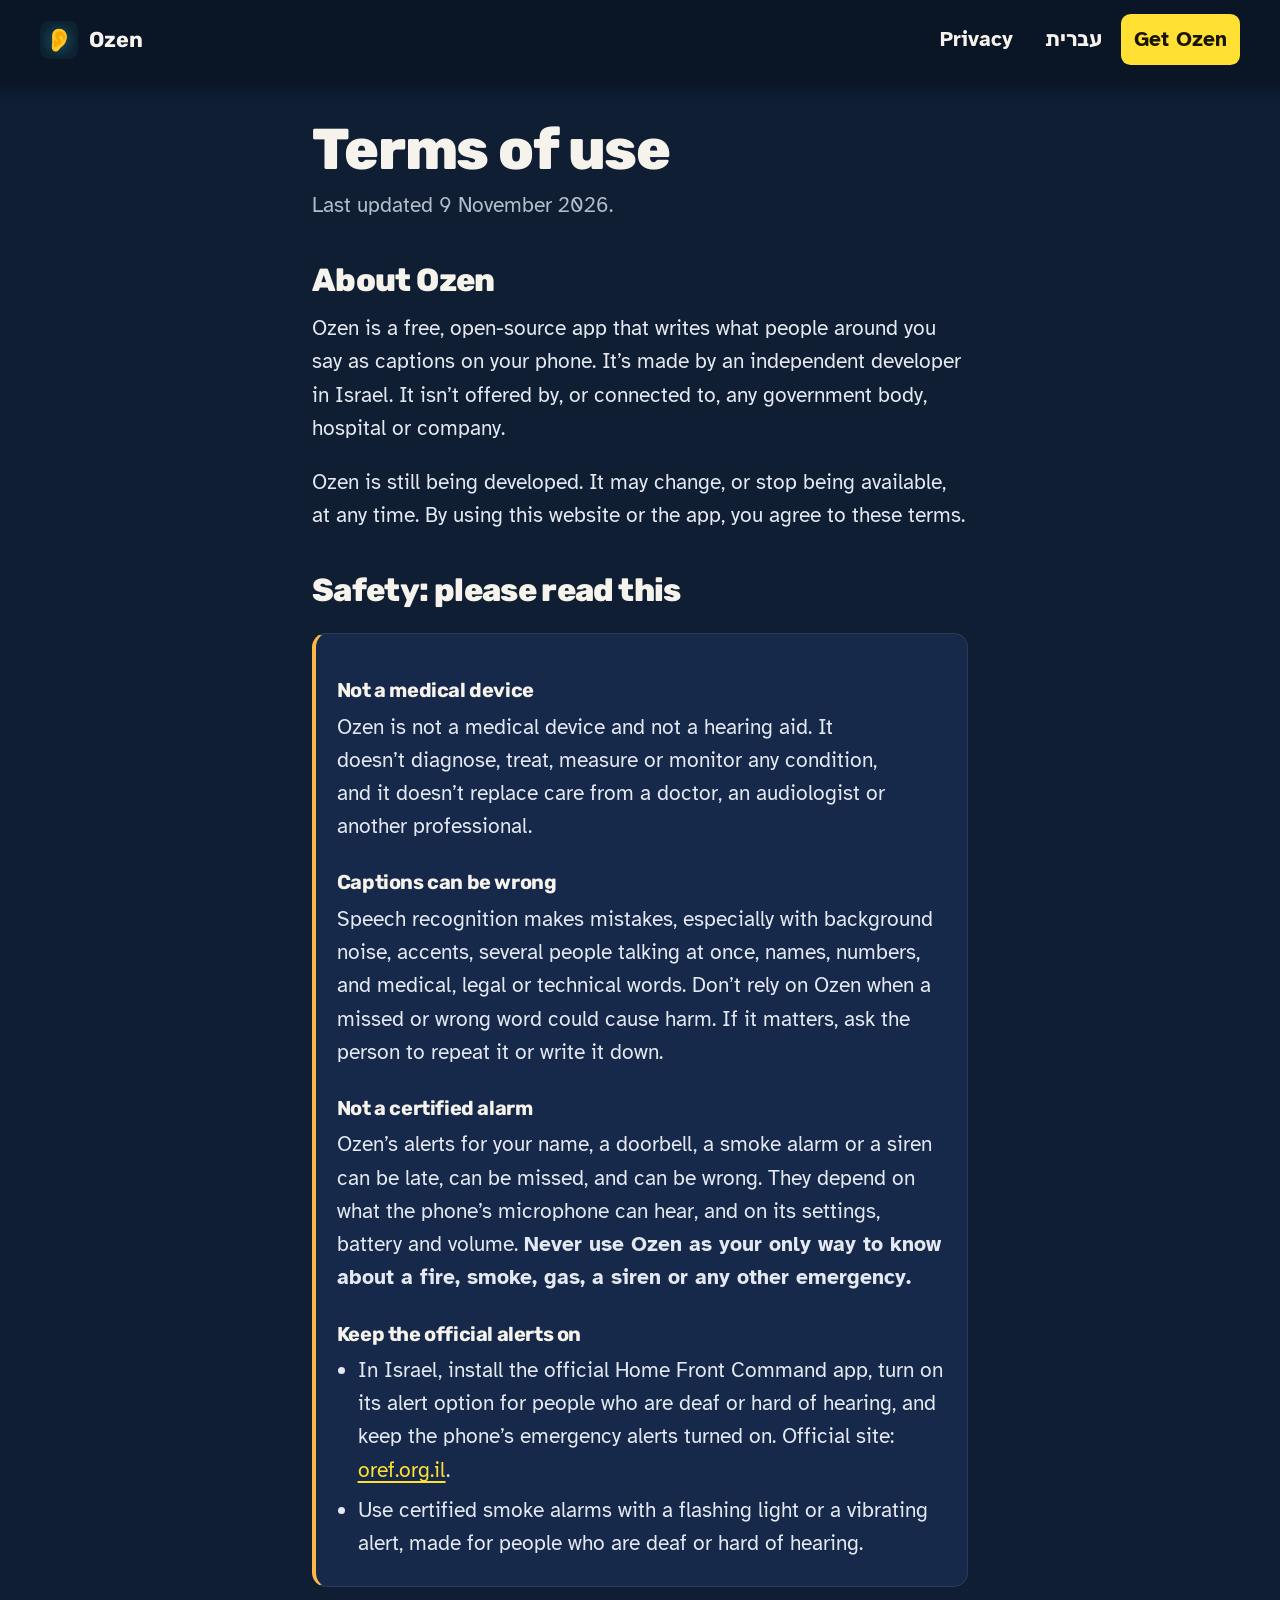
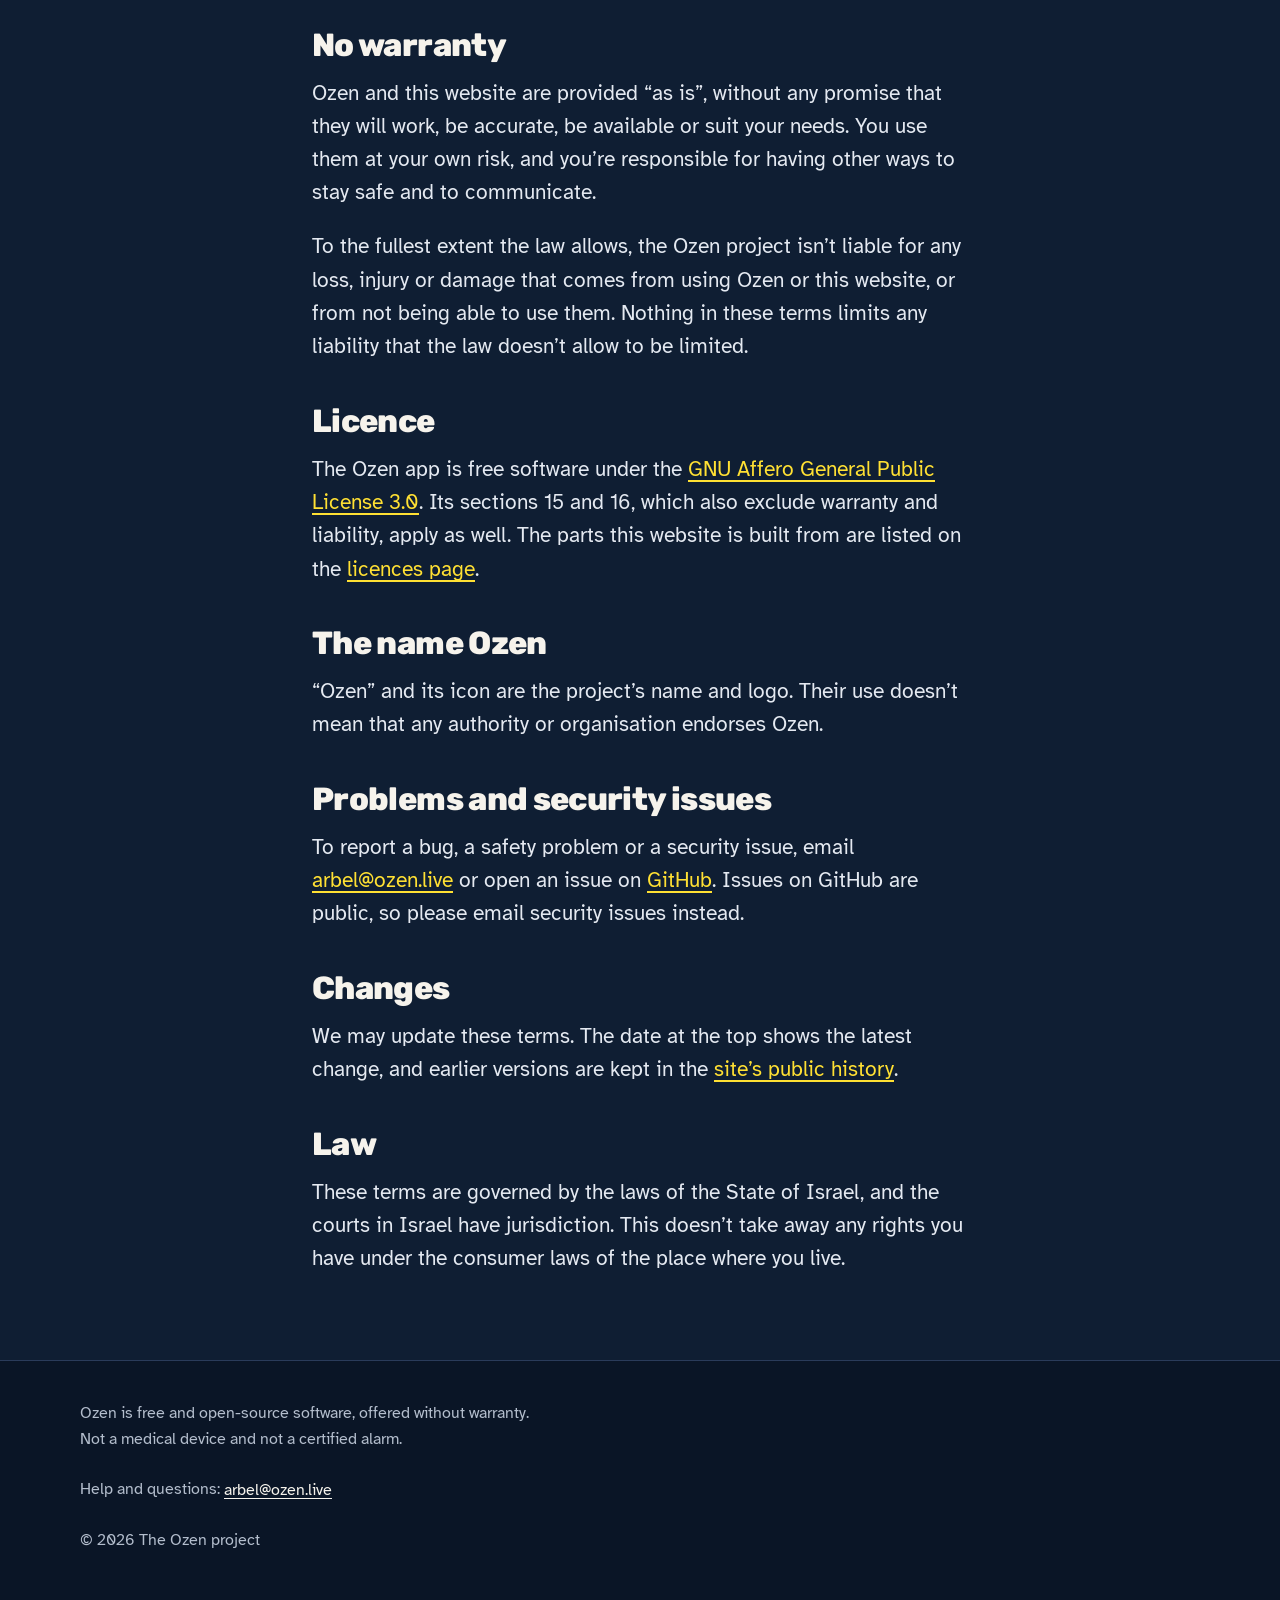
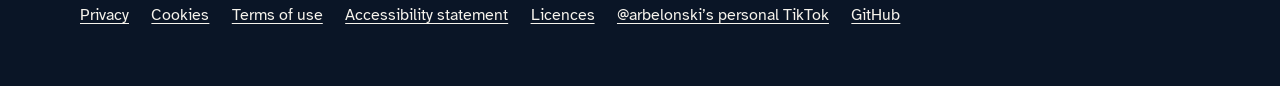
<file: terms.html>
<!doctype html>
<html lang="en" dir="ltr">
<head>
<meta charset="utf-8">
<meta http-equiv="Content-Security-Policy" content="default-src 'self'; script-src 'self'; style-src 'self'; img-src 'self' data: blob:; font-src 'self'; connect-src 'self'; media-src 'none'; object-src 'none'; frame-src 'none'; worker-src 'none'; manifest-src 'self'; base-uri 'none'; form-action 'none'; upgrade-insecure-requests">
<meta name="referrer" content="no-referrer">
<meta name="viewport" content="width=device-width, initial-scale=1, viewport-fit=cover">
<title>Terms of use | Ozen</title>
<meta name="description" content="Terms of use and important safety information for Ozen, a free live-captioning app.">
<meta name="theme-color" content="#0f1e33">
<meta name="color-scheme" content="dark">
<link rel="canonical" href="https://ozen.live/terms.html">
<meta property="og:type" content="website">
<meta property="og:url" content="https://ozen.live/terms.html">
<meta property="og:locale" content="en_US">
<meta property="og:title" content="Terms of use | Ozen">
<meta property="og:description" content="Terms of use and important safety information for Ozen, a free live-captioning app.">
<meta property="og:image" content="https://ozen.live/og.png">
<meta property="og:image:width" content="1200">
<meta property="og:image:height" content="630">
<meta property="og:image:alt" content="A phone showing live captions of a conversation, beside the words: See what everyone around you is saying.">
<meta name="twitter:card" content="summary_large_image">
<link rel="alternate" hreflang="en" href="https://ozen.live/terms.html">
<link rel="alternate" hreflang="he" href="https://ozen.live/he/terms.html">
<link rel="icon" href="/favicon.ico" sizes="48x48">
<link rel="icon" href="/icon-192.png" type="image/png" sizes="192x192">
<link rel="apple-touch-icon" href="/apple-touch-icon.png">
<link rel="preload" href="fonts/Rubik-latin.woff2" as="font" type="font/woff2" crossorigin>
<link rel="preload" href="fonts/AtkinsonHyperlegible-400-latin.woff2" as="font" type="font/woff2" crossorigin>
<link rel="stylesheet" href="css/site.css?v=202611092347">
</head>
<body class="doc-page">
<a class="skip-link" href="#main">Skip to content</a>

<header class="site-header">
  <a class="brand" href="./" aria-label="Ozen, home page">
    <img src="icon-128.png" alt="" width="40" height="40">
    <span>Ozen</span>
  </a>
  <nav class="site-nav" aria-label="Main">
    <a class="nav-optional" href="privacy.html">Privacy</a>
    <a class="lang-switch" href="he/terms.html" lang="he" hreflang="he">עברית</a>
    <a class="nav-get" href="./#get">Get Ozen</a>
  </nav>
</header>

<main id="main" class="doc">
<h1>Terms of use</h1>
<p class="updated">Last updated 9 November 2026.</p>

<h2>About Ozen</h2>
<p>Ozen is a free, open-source app that writes what people around you say as captions on your phone. It’s made by an independent developer in Israel. It isn’t offered by, or connected to, any government body, hospital or company.</p>
<p>Ozen is still being developed. It may change, or stop being available, at any time. By using this website or the app, you agree to these terms.</p>

<section id="safety" aria-labelledby="h-safety">
  <h2 id="h-safety">Safety: please read this</h2>
  <div class="callout">
    <h3>Not a medical device</h3>
    <p>Ozen is not a medical device and not a hearing aid. It doesn’t diagnose, treat, measure or monitor any condition, and it doesn’t replace care from a doctor, an audiologist or another professional.</p>
    <h3>Captions can be wrong</h3>
    <p>Speech recognition makes mistakes, especially with background noise, accents, several people talking at once, names, numbers, and medical, legal or technical words. Don’t rely on Ozen when a missed or wrong word could cause harm. If it matters, ask the person to repeat it or write it down.</p>
    <h3>Not a certified alarm</h3>
    <p>Ozen’s alerts for your name, a doorbell, a smoke alarm or a siren can be late, can be missed, and can be wrong. They depend on what the phone’s microphone can hear, and on its settings, battery and volume. <strong>Never use Ozen as your only way to know about a fire, smoke, gas, a siren or any other emergency.</strong></p>
    <h3>Keep the official alerts on</h3>
    <ul>
      <li>In Israel, install the official Home Front Command app, turn on its alert option for people who are deaf or hard of hearing, and keep the phone’s emergency alerts turned on. Official site: <a href="https://www.oref.org.il/">oref.org.il</a>.</li>
      <li>Use certified smoke alarms with a flashing light or a vibrating alert, made for people who are deaf or hard of hearing.</li>
    </ul>
  </div>
</section>

<h2>No warranty</h2>
<p>Ozen and this website are provided “as is”, without any promise that they will work, be accurate, be available or suit your needs. You use them at your own risk, and you’re responsible for having other ways to stay safe and to communicate.</p>
<p>To the fullest extent the law allows, the Ozen project isn’t liable for any loss, injury or damage that comes from using Ozen or this website, or from not being able to use them. Nothing in these terms limits any liability that the law doesn’t allow to be limited.</p>

<h2>Licence</h2>
<p>The Ozen app is free software under the <a href="https://github.com/arbelonson-source/ozen/blob/master/LICENSE">GNU Affero General Public License 3.0</a>. Its sections 15 and 16, which also exclude warranty and liability, apply as well. The parts this website is built from are listed on the <a href="licenses.html">licences page</a>.</p>

<h2>The name Ozen</h2>
<p>“Ozen” and its icon are the project’s name and logo. Their use doesn’t mean that any authority or organisation endorses Ozen.</p>

<h2>Problems and security issues</h2>
<p>To report a bug, a safety problem or a security issue, email <a href="mailto:arbel@ozen.live">arbel@ozen.live</a> or open an issue on <a href="https://github.com/arbelonson-source/ozen/issues">GitHub</a>. Issues on GitHub are public, so please email security issues instead.</p>

<h2>Changes</h2>
<p>We may update these terms. The date at the top shows the latest change, and earlier versions are kept in the <a href="https://github.com/arbelonson-source/ozen.live/commits/main/terms.html">site’s public history</a>.</p>

<h2>Law</h2>
<p>These terms are governed by the laws of the State of Israel, and the courts in Israel have jurisdiction. This doesn’t take away any rights you have under the consumer laws of the place where you live.</p>
</main>

<footer class="site-footer">
  <div class="footer-inner">
    <div>
      <p>Ozen is free and open-source software, offered without warranty.<br>Not a medical device and not a certified alarm.</p>
      <p>Help and questions: <a href="mailto:arbel@ozen.live">arbel@ozen.live</a></p>
      <p>© 2026 The Ozen project</p>
    </div>
    <nav aria-label="Legal and information">
      <ul>
        <li><a href="privacy.html">Privacy</a></li>
        <li><a href="cookies.html">Cookies</a></li>
        <li><a href="terms.html" aria-current="page">Terms of use</a></li>
        <li><a href="accessibility.html">Accessibility statement</a></li>
        <li><a href="licenses.html">Licences</a></li>
        <li><a href="https://www.tiktok.com/@arbelonski">@arbelonski’s personal TikTok</a></li>
        <li><a href="https://github.com/arbelonson-source/ozen">GitHub</a></li>
      </ul>
    </nav>
  </div>
</footer>
</body>
</html>
</file>
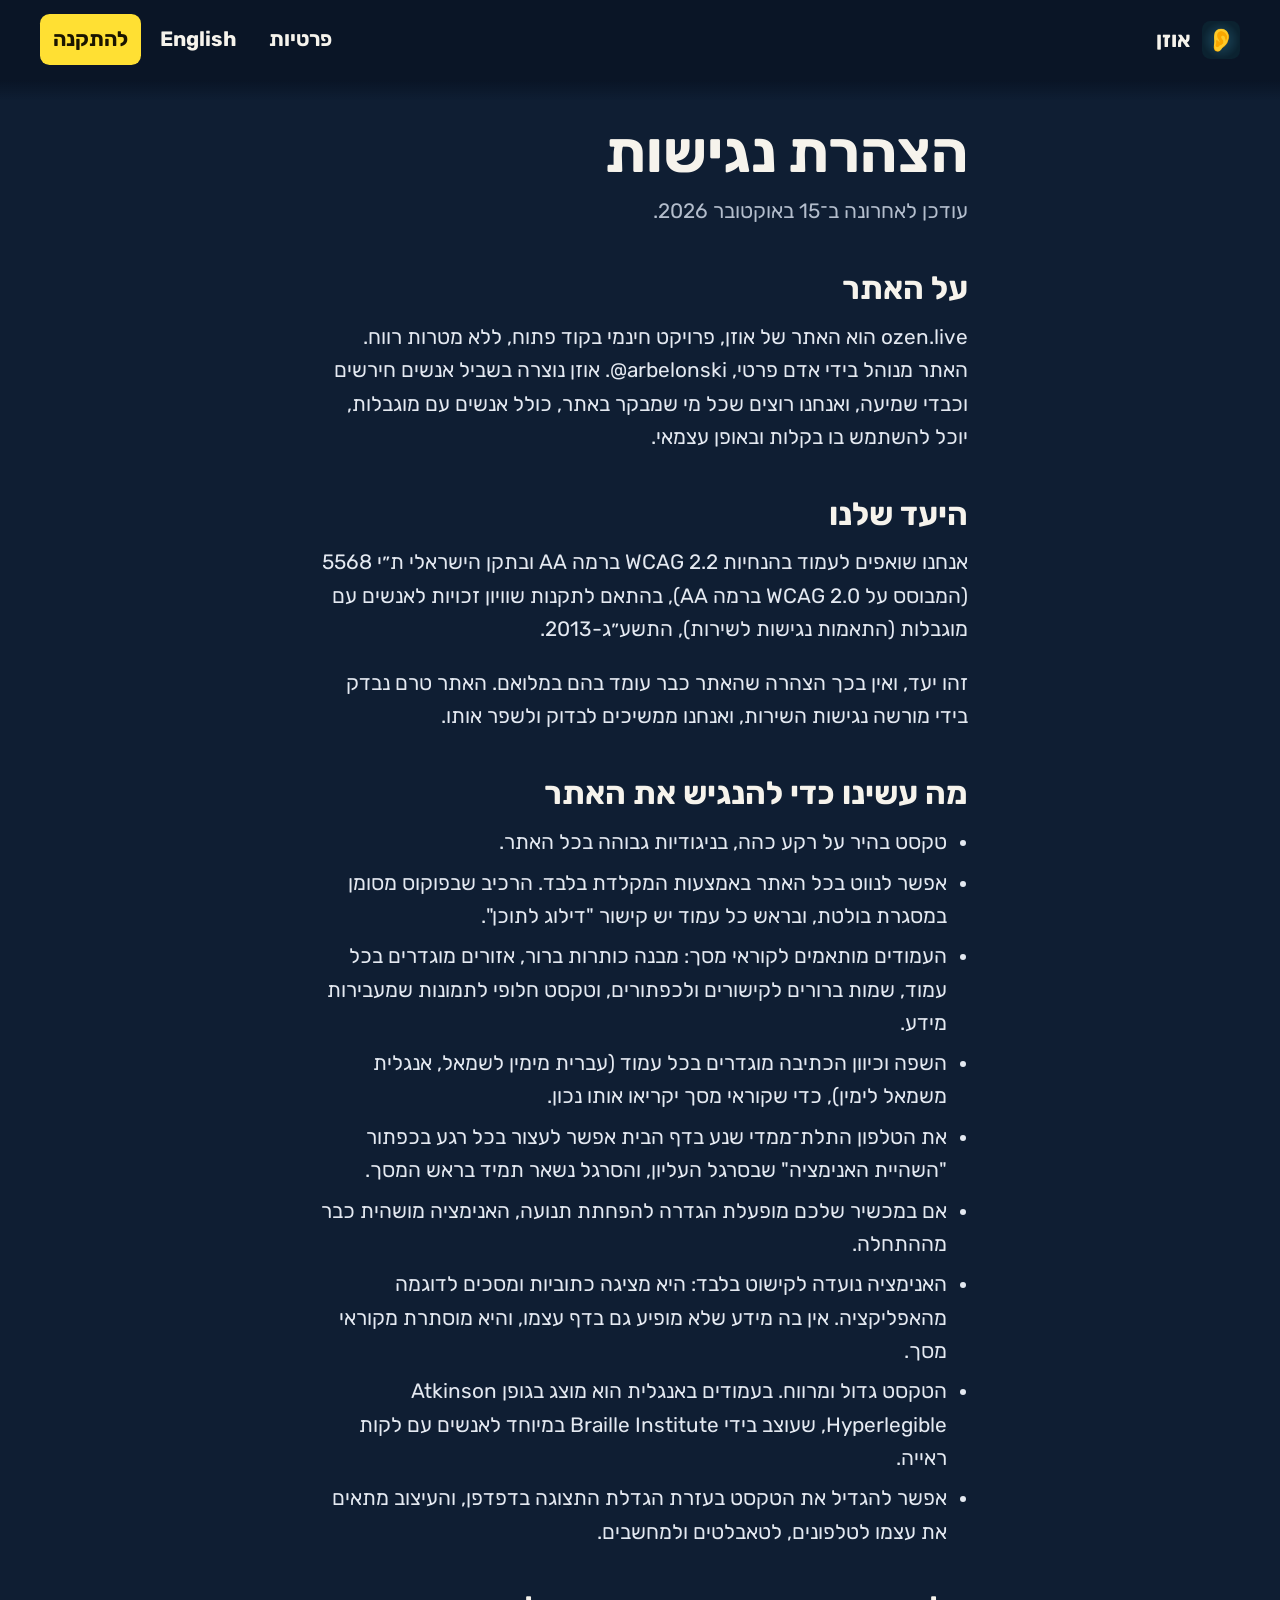
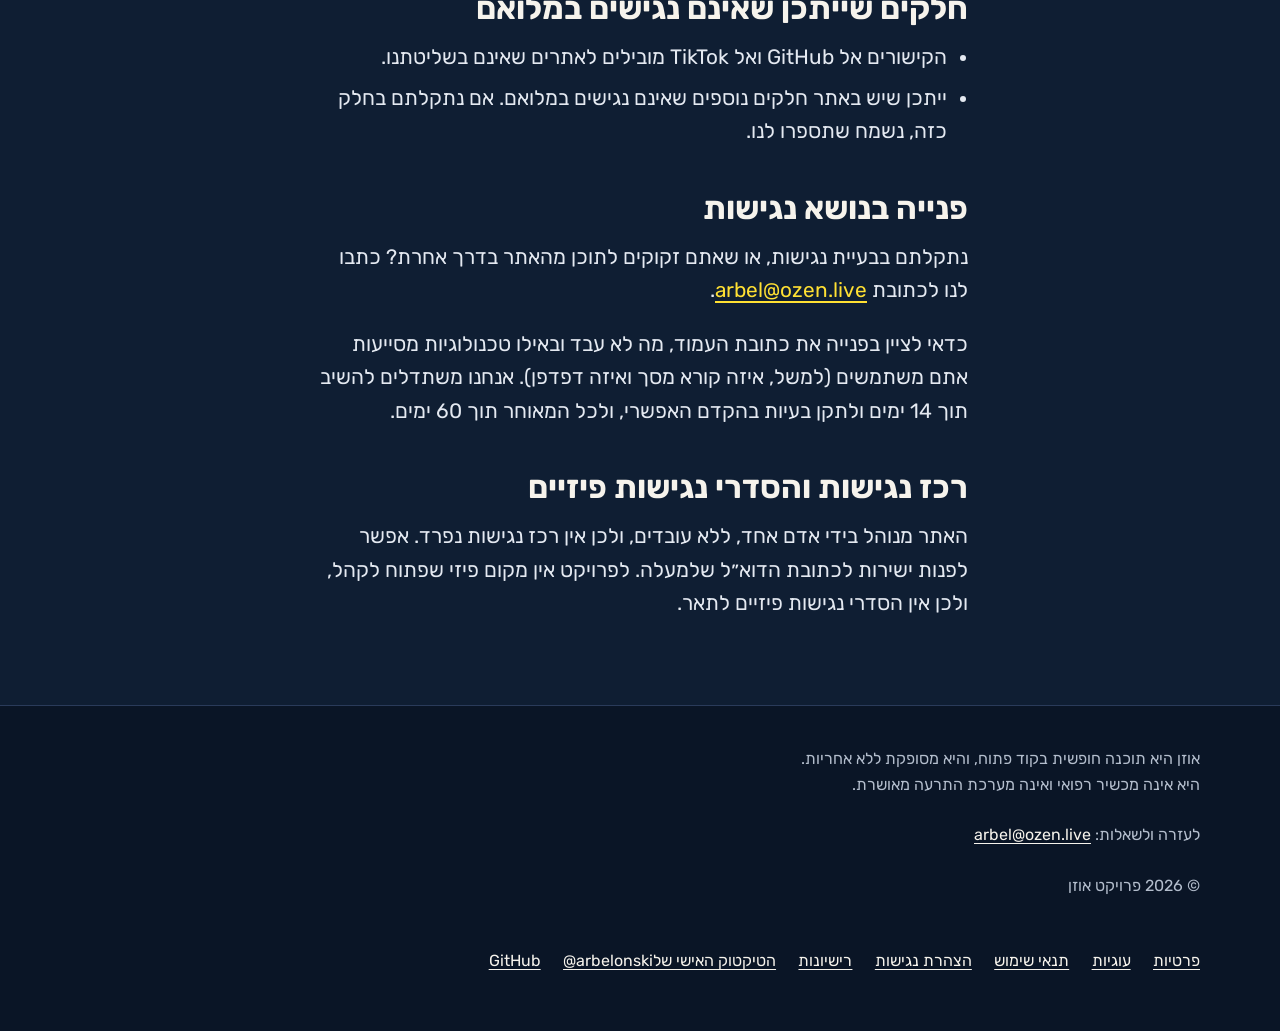
<file: he/accessibility.html>
<!doctype html>
<html lang="he" dir="rtl">
<head>
<meta charset="utf-8">
<meta http-equiv="Content-Security-Policy" content="default-src 'self'; script-src 'self'; style-src 'self'; img-src 'self' data: blob:; font-src 'self'; connect-src 'self'; media-src 'none'; object-src 'none'; frame-src 'none'; worker-src 'none'; manifest-src 'self'; base-uri 'none'; form-action 'none'; upgrade-insecure-requests">
<meta name="referrer" content="no-referrer">
<meta name="viewport" content="width=device-width, initial-scale=1, viewport-fit=cover">
<title>הצהרת נגישות | אוזן</title>
<meta name="description" content="הצהרת הנגישות של ozen.live: מה עשינו כדי להנגיש את האתר, מה עדיין אינו נגיש במלואו ואיך לפנות אלינו.">
<meta name="theme-color" content="#0f1e33">
<meta name="color-scheme" content="dark">
<link rel="canonical" href="https://ozen.live/he/accessibility.html">
<meta property="og:type" content="website">
<meta property="og:url" content="https://ozen.live/he/accessibility.html">
<meta property="og:locale" content="he_IL">
<meta property="og:title" content="הצהרת נגישות | אוזן">
<meta property="og:description" content="הצהרת הנגישות של ozen.live: מה עשינו כדי להנגיש את האתר, מה עדיין אינו נגיש במלואו ואיך לפנות אלינו.">
<meta property="og:image" content="https://ozen.live/og-he.png">
<meta property="og:image:width" content="1200">
<meta property="og:image:height" content="630">
<meta property="og:image:alt" content="טלפון שמציג כתוביות של שיחה בזמן אמת, ולצידו הכיתוב: כל מה שנאמר סביבכם, מול העיניים.">
<meta name="twitter:card" content="summary_large_image">
<link rel="alternate" hreflang="en" href="https://ozen.live/accessibility.html">
<link rel="alternate" hreflang="he" href="https://ozen.live/he/accessibility.html">
<link rel="icon" href="/favicon.ico" sizes="48x48">
<link rel="icon" href="/icon-192.png" type="image/png" sizes="192x192">
<link rel="apple-touch-icon" href="/apple-touch-icon.png">
<link rel="preload" href="../fonts/Rubik-hebrew.woff2" as="font" type="font/woff2" crossorigin>
<link rel="stylesheet" href="../css/site.css?v=202611092347">
</head>
<body class="doc-page">
<a class="skip-link" href="#main">דילוג לתוכן</a>

<header class="site-header">
  <a class="brand" href="./" aria-label="אוזן, דף הבית">
    <img src="../icon-128.png" alt="" width="40" height="40">
    <span>אוזן</span>
  </a>
  <nav class="site-nav" aria-label="תפריט ראשי">
    <a class="nav-optional" href="privacy.html">פרטיות</a>
    <a class="lang-switch" href="../accessibility.html" lang="en" hreflang="en">English</a>
    <a class="nav-get" href="./#get">להתקנה</a>
  </nav>
</header>

<main id="main" class="doc">
<h1>הצהרת נגישות</h1>
<p class="updated">עודכן לאחרונה ב־15 באוקטובר 2026.</p>

<h2>על האתר</h2>
<p><bdi>ozen.live</bdi> הוא האתר של אוזן, פרויקט חינמי בקוד פתוח, ללא מטרות רווח. האתר מנוהל בידי אדם פרטי, <bdi>@arbelonski</bdi>. אוזן נוצרה בשביל אנשים חירשים וכבדי שמיעה, ואנחנו רוצים שכל מי שמבקר באתר, כולל אנשים עם מוגבלות, יוכל להשתמש בו בקלות ובאופן עצמאי.</p>

<h2>היעד שלנו</h2>
<p>אנחנו שואפים לעמוד בהנחיות <bdi lang="en">WCAG 2.2</bdi> ברמה <bdi lang="en">AA</bdi> ובתקן הישראלי ת״י 5568 (המבוסס על <bdi lang="en">WCAG 2.0</bdi> ברמה <bdi lang="en">AA</bdi>), בהתאם לתקנות שוויון זכויות לאנשים עם מוגבלות (התאמות נגישות לשירות), התשע״ג-2013.</p>
<p>זהו יעד, ואין בכך הצהרה שהאתר כבר עומד בהם במלואם. האתר טרם נבדק בידי מורשה נגישות השירות, ואנחנו ממשיכים לבדוק ולשפר אותו.</p>

<h2>מה עשינו כדי להנגיש את האתר</h2>
<ul>
  <li>טקסט בהיר על רקע כהה, בניגודיות גבוהה בכל האתר.</li>
  <li>אפשר לנווט בכל האתר באמצעות המקלדת בלבד. הרכיב שבפוקוס מסומן במסגרת בולטת, ובראש כל עמוד יש קישור "דילוג לתוכן".</li>
  <li>העמודים מותאמים לקוראי מסך: מבנה כותרות ברור, אזורים מוגדרים בכל עמוד, שמות ברורים לקישורים ולכפתורים, וטקסט חלופי לתמונות שמעבירות מידע.</li>
  <li>השפה וכיוון הכתיבה מוגדרים בכל עמוד (עברית מימין לשמאל, אנגלית משמאל לימין), כדי שקוראי מסך יקריאו אותו נכון.</li>
  <li>את הטלפון התלת־ממדי שנע בדף הבית אפשר לעצור בכל רגע בכפתור "השהיית האנימציה" שבסרגל העליון, והסרגל נשאר תמיד בראש המסך.</li>
  <li>אם במכשיר שלכם מופעלת הגדרה להפחתת תנועה, האנימציה מושהית כבר מההתחלה.</li>
  <li>האנימציה נועדה לקישוט בלבד: היא מציגה כתוביות ומסכים לדוגמה מהאפליקציה. אין בה מידע שלא מופיע גם בדף עצמו, והיא מוסתרת מקוראי מסך.</li>
  <li>הטקסט גדול ומרווח. בעמודים באנגלית הוא מוצג בגופן <bdi lang="en">Atkinson Hyperlegible</bdi>, שעוצב בידי <bdi lang="en">Braille Institute</bdi> במיוחד לאנשים עם לקות ראייה.</li>
  <li>אפשר להגדיל את הטקסט בעזרת הגדלת התצוגה בדפדפן, והעיצוב מתאים את עצמו לטלפונים, לטאבלטים ולמחשבים.</li>
</ul>

<h2>חלקים שייתכן שאינם נגישים במלואם</h2>
<ul>
  <li>הקישורים אל GitHub ואל TikTok מובילים לאתרים שאינם בשליטתנו.</li>
  <li>ייתכן שיש באתר חלקים נוספים שאינם נגישים במלואם. אם נתקלתם בחלק כזה, נשמח שתספרו לנו.</li>
</ul>

<h2>פנייה בנושא נגישות</h2>
<p>נתקלתם בבעיית נגישות, או שאתם זקוקים לתוכן מהאתר בדרך אחרת? כתבו לנו לכתובת <a href="mailto:arbel@ozen.live"><bdi>arbel@ozen.live</bdi></a>.</p>
<p>כדאי לציין בפנייה את כתובת העמוד, מה לא עבד ובאילו טכנולוגיות מסייעות אתם משתמשים (למשל, איזה קורא מסך ואיזה דפדפן). אנחנו משתדלים להשיב תוך 14 ימים ולתקן בעיות בהקדם האפשרי, ולכל המאוחר תוך 60 ימים.</p>

<h2>רכז נגישות והסדרי נגישות פיזיים</h2>
<p>האתר מנוהל בידי אדם אחד, ללא עובדים, ולכן אין רכז נגישות נפרד. אפשר לפנות ישירות לכתובת הדוא״ל שלמעלה. לפרויקט אין מקום פיזי שפתוח לקהל, ולכן אין הסדרי נגישות פיזיים לתאר.</p>
</main>

<footer class="site-footer">
  <div class="footer-inner">
    <div>
      <p>אוזן היא תוכנה חופשית בקוד פתוח, והיא מסופקת ללא אחריות.<br>היא אינה מכשיר רפואי ואינה מערכת התרעה מאושרת.</p>
      <p>לעזרה ולשאלות: <a href="mailto:arbel@ozen.live"><bdi>arbel@ozen.live</bdi></a></p>
      <p>© 2026 פרויקט אוזן</p>
    </div>
    <nav aria-label="מידע משפטי ועוד">
      <ul>
        <li><a href="privacy.html">פרטיות</a></li>
        <li><a href="cookies.html">עוגיות</a></li>
        <li><a href="terms.html">תנאי שימוש</a></li>
        <li><a href="accessibility.html" aria-current="page">הצהרת נגישות</a></li>
        <li><a href="licenses.html">רישיונות</a></li>
        <li><a href="https://www.tiktok.com/@arbelonski">הטיקטוק האישי של <bdi>@arbelonski</bdi></a></li>
        <li><a href="https://github.com/arbelonson-source/ozen">GitHub</a></li>
      </ul>
    </nav>
  </div>
</footer>
</body>
</html>
</file>
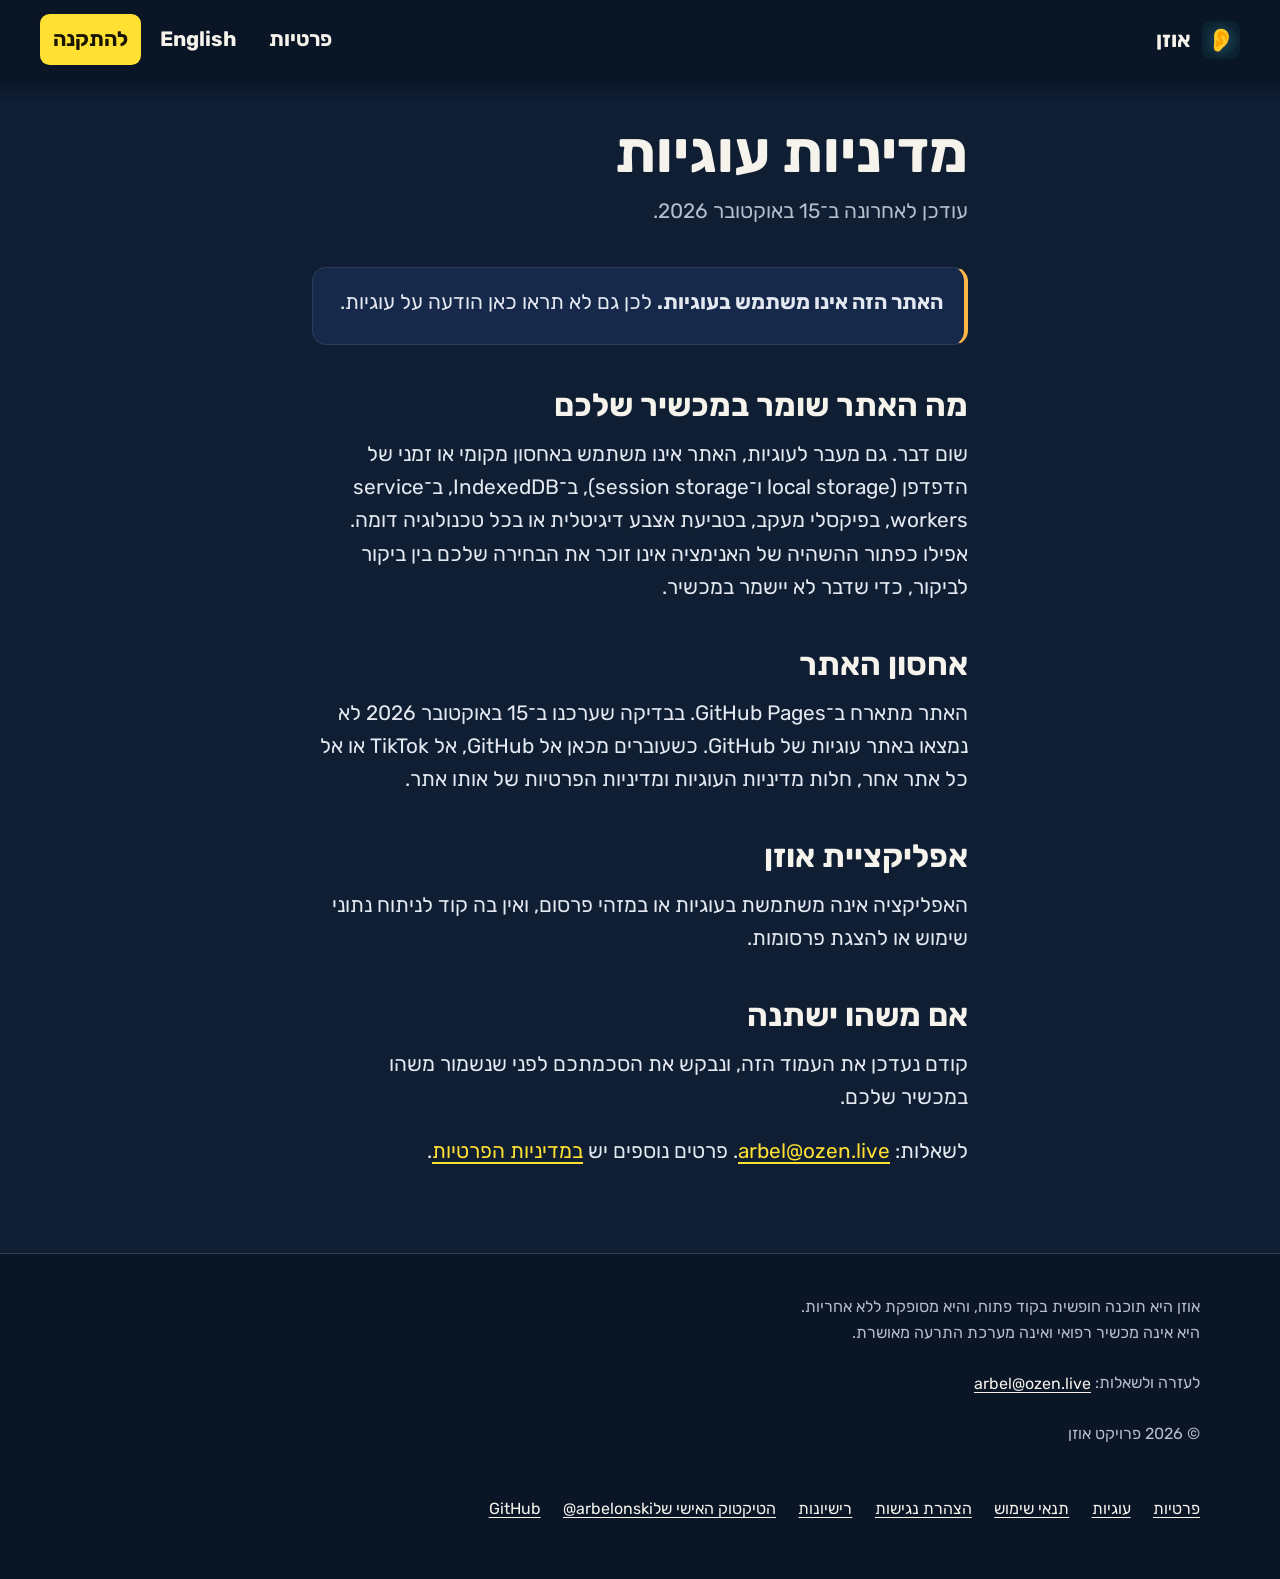
<file: he/cookies.html>
<!doctype html>
<html lang="he" dir="rtl">
<head>
<meta charset="utf-8">
<meta http-equiv="Content-Security-Policy" content="default-src 'self'; script-src 'self'; style-src 'self'; img-src 'self' data: blob:; font-src 'self'; connect-src 'self'; media-src 'none'; object-src 'none'; frame-src 'none'; worker-src 'none'; manifest-src 'self'; base-uri 'none'; form-action 'none'; upgrade-insecure-requests">
<meta name="referrer" content="no-referrer">
<meta name="viewport" content="width=device-width, initial-scale=1, viewport-fit=cover">
<title>מדיניות עוגיות | אוזן</title>
<meta name="description" content="האתר של אוזן אינו משתמש בעוגיות ואינו שומר דבר במכשיר שלכם.">
<meta name="theme-color" content="#0f1e33">
<meta name="color-scheme" content="dark">
<link rel="canonical" href="https://ozen.live/he/cookies.html">
<meta property="og:type" content="website">
<meta property="og:url" content="https://ozen.live/he/cookies.html">
<meta property="og:locale" content="he_IL">
<meta property="og:title" content="מדיניות עוגיות | אוזן">
<meta property="og:description" content="האתר של אוזן אינו משתמש בעוגיות ואינו שומר דבר במכשיר שלכם.">
<meta property="og:image" content="https://ozen.live/og-he.png">
<meta property="og:image:width" content="1200">
<meta property="og:image:height" content="630">
<meta property="og:image:alt" content="טלפון שמציג כתוביות של שיחה בזמן אמת, ולצידו הכיתוב: כל מה שנאמר סביבכם, מול העיניים.">
<meta name="twitter:card" content="summary_large_image">
<link rel="alternate" hreflang="en" href="https://ozen.live/cookies.html">
<link rel="alternate" hreflang="he" href="https://ozen.live/he/cookies.html">
<link rel="icon" href="/favicon.ico" sizes="48x48">
<link rel="icon" href="/icon-192.png" type="image/png" sizes="192x192">
<link rel="apple-touch-icon" href="/apple-touch-icon.png">
<link rel="preload" href="../fonts/Rubik-hebrew.woff2" as="font" type="font/woff2" crossorigin>
<link rel="stylesheet" href="../css/site.css?v=202611092347">
</head>
<body class="doc-page">
<a class="skip-link" href="#main">דילוג לתוכן</a>

<header class="site-header">
  <a class="brand" href="./" aria-label="אוזן, דף הבית">
    <img src="../icon-128.png" alt="" width="40" height="40">
    <span>אוזן</span>
  </a>
  <nav class="site-nav" aria-label="תפריט ראשי">
    <a class="nav-optional" href="privacy.html">פרטיות</a>
    <a class="lang-switch" href="../cookies.html" lang="en" hreflang="en">English</a>
    <a class="nav-get" href="./#get">להתקנה</a>
  </nav>
</header>

<main id="main" class="doc">
<h1>מדיניות עוגיות</h1>
<p class="updated">עודכן לאחרונה ב־15 באוקטובר 2026.</p>

<div class="callout">
  <p><strong>האתר הזה אינו משתמש בעוגיות.</strong> לכן גם לא תראו כאן הודעה על עוגיות.</p>
</div>

<h2>מה האתר שומר במכשיר שלכם</h2>
<p>שום דבר. גם מעבר לעוגיות, האתר אינו משתמש באחסון מקומי או זמני של הדפדפן (<bdi lang="en">local storage</bdi> ו־<bdi lang="en">session storage</bdi>), ב־<bdi lang="en">IndexedDB</bdi>, ב־<bdi lang="en">service workers</bdi>, בפיקסלי מעקב, בטביעת אצבע דיגיטלית או בכל טכנולוגיה דומה. אפילו כפתור ההשהיה של האנימציה אינו זוכר את הבחירה שלכם בין ביקור לביקור, כדי שדבר לא יישמר במכשיר.</p>

<h2>אחסון האתר</h2>
<p>האתר מתארח ב־GitHub Pages. בבדיקה שערכנו ב־15 באוקטובר 2026 לא נמצאו באתר עוגיות של GitHub. כשעוברים מכאן אל GitHub, אל TikTok או אל כל אתר אחר, חלות מדיניות העוגיות ומדיניות הפרטיות של אותו אתר.</p>

<h2>אפליקציית אוזן</h2>
<p>האפליקציה אינה משתמשת בעוגיות או במזהי פרסום, ואין בה קוד לניתוח נתוני שימוש או להצגת פרסומות.</p>

<h2>אם משהו ישתנה</h2>
<p>קודם נעדכן את העמוד הזה, ונבקש את הסכמתכם לפני שנשמור משהו במכשיר שלכם.</p>
<p>לשאלות: <a href="mailto:arbel@ozen.live"><bdi>arbel@ozen.live</bdi></a>. פרטים נוספים יש <a href="privacy.html">במדיניות הפרטיות</a>.</p>
</main>

<footer class="site-footer">
  <div class="footer-inner">
    <div>
      <p>אוזן היא תוכנה חופשית בקוד פתוח, והיא מסופקת ללא אחריות.<br>היא אינה מכשיר רפואי ואינה מערכת התרעה מאושרת.</p>
      <p>לעזרה ולשאלות: <a href="mailto:arbel@ozen.live"><bdi>arbel@ozen.live</bdi></a></p>
      <p>© 2026 פרויקט אוזן</p>
    </div>
    <nav aria-label="מידע משפטי ועוד">
      <ul>
        <li><a href="privacy.html">פרטיות</a></li>
        <li><a href="cookies.html" aria-current="page">עוגיות</a></li>
        <li><a href="terms.html">תנאי שימוש</a></li>
        <li><a href="accessibility.html">הצהרת נגישות</a></li>
        <li><a href="licenses.html">רישיונות</a></li>
        <li><a href="https://www.tiktok.com/@arbelonski">הטיקטוק האישי של <bdi>@arbelonski</bdi></a></li>
        <li><a href="https://github.com/arbelonson-source/ozen">GitHub</a></li>
      </ul>
    </nav>
  </div>
</footer>
</body>
</html>
</file>
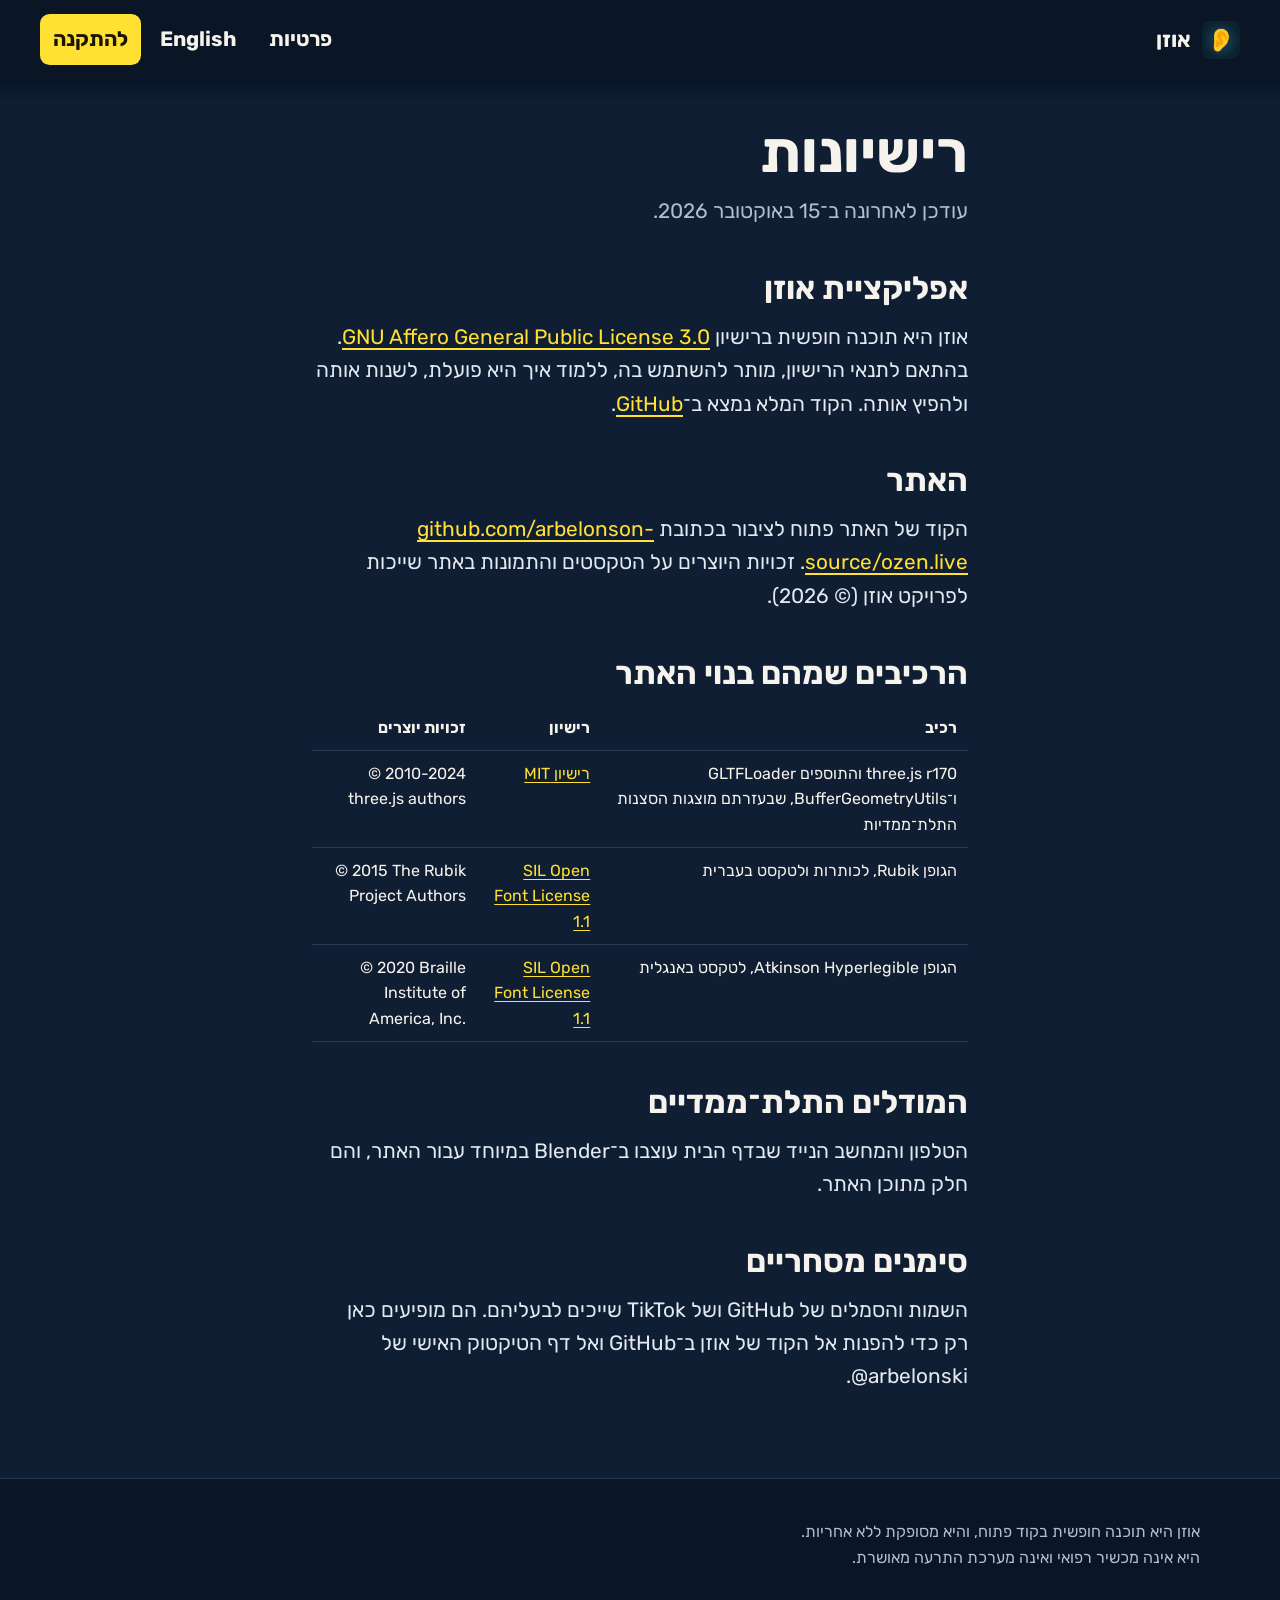
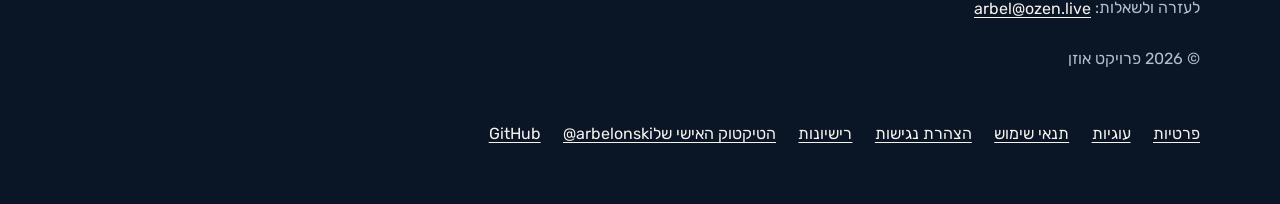
<file: he/licenses.html>
<!doctype html>
<html lang="he" dir="rtl">
<head>
<meta charset="utf-8">
<meta http-equiv="Content-Security-Policy" content="default-src 'self'; script-src 'self'; style-src 'self'; img-src 'self' data: blob:; font-src 'self'; connect-src 'self'; media-src 'none'; object-src 'none'; frame-src 'none'; worker-src 'none'; manifest-src 'self'; base-uri 'none'; form-action 'none'; upgrade-insecure-requests">
<meta name="referrer" content="no-referrer">
<meta name="viewport" content="width=device-width, initial-scale=1, viewport-fit=cover">
<title>רישיונות | אוזן</title>
<meta name="description" content="הרישיונות של אפליקציית אוזן ושל הרכיבים שמהם בנוי האתר.">
<meta name="theme-color" content="#0f1e33">
<meta name="color-scheme" content="dark">
<link rel="canonical" href="https://ozen.live/he/licenses.html">
<meta property="og:type" content="website">
<meta property="og:url" content="https://ozen.live/he/licenses.html">
<meta property="og:locale" content="he_IL">
<meta property="og:title" content="רישיונות | אוזן">
<meta property="og:description" content="הרישיונות של אפליקציית אוזן ושל הרכיבים שמהם בנוי האתר.">
<meta property="og:image" content="https://ozen.live/og-he.png">
<meta property="og:image:width" content="1200">
<meta property="og:image:height" content="630">
<meta property="og:image:alt" content="טלפון שמציג כתוביות של שיחה בזמן אמת, ולצידו הכיתוב: כל מה שנאמר סביבכם, מול העיניים.">
<meta name="twitter:card" content="summary_large_image">
<link rel="alternate" hreflang="en" href="https://ozen.live/licenses.html">
<link rel="alternate" hreflang="he" href="https://ozen.live/he/licenses.html">
<link rel="icon" href="/favicon.ico" sizes="48x48">
<link rel="icon" href="/icon-192.png" type="image/png" sizes="192x192">
<link rel="apple-touch-icon" href="/apple-touch-icon.png">
<link rel="preload" href="../fonts/Rubik-hebrew.woff2" as="font" type="font/woff2" crossorigin>
<link rel="stylesheet" href="../css/site.css?v=202611092347">
</head>
<body class="doc-page">
<a class="skip-link" href="#main">דילוג לתוכן</a>

<header class="site-header">
  <a class="brand" href="./" aria-label="אוזן, דף הבית">
    <img src="../icon-128.png" alt="" width="40" height="40">
    <span>אוזן</span>
  </a>
  <nav class="site-nav" aria-label="תפריט ראשי">
    <a class="nav-optional" href="privacy.html">פרטיות</a>
    <a class="lang-switch" href="../licenses.html" lang="en" hreflang="en">English</a>
    <a class="nav-get" href="./#get">להתקנה</a>
  </nav>
</header>

<main id="main" class="doc">
<h1>רישיונות</h1>
<p class="updated">עודכן לאחרונה ב־15 באוקטובר 2026.</p>

<h2>אפליקציית אוזן</h2>
<p>אוזן היא תוכנה חופשית ברישיון <a href="https://github.com/arbelonson-source/ozen/blob/master/LICENSE" hreflang="en"><bdi lang="en">GNU Affero General Public License 3.0</bdi></a>. בהתאם לתנאי הרישיון, מותר להשתמש בה, ללמוד איך היא פועלת, לשנות אותה ולהפיץ אותה. הקוד המלא נמצא ב־<a href="https://github.com/arbelonson-source/ozen">GitHub</a>.</p>

<h2>האתר</h2>
<p>הקוד של האתר פתוח לציבור בכתובת <a href="https://github.com/arbelonson-source/ozen.live"><bdi>github.com/arbelonson-source/ozen.live</bdi></a>. זכויות היוצרים על הטקסטים והתמונות באתר שייכות לפרויקט אוזן (© 2026).</p>

<h2>הרכיבים שמהם בנוי האתר</h2>
<table>
  <thead><tr><th scope="col">רכיב</th><th scope="col">רישיון</th><th scope="col">זכויות יוצרים</th></tr></thead>
  <tbody>
    <tr><td data-label="רכיב"><bdi lang="en">three.js r170</bdi> והתוספים <bdi lang="en">GLTFLoader</bdi> ו־<bdi lang="en">BufferGeometryUtils</bdi>, שבעזרתם מוצגות הסצנות התלת־ממדיות</td><td data-label="רישיון"><a href="../vendor/LICENSE-three.txt" hreflang="en">רישיון MIT</a></td><td data-label="זכויות יוצרים"><bdi lang="en">© 2010-2024 three.js authors</bdi></td></tr>
    <tr><td data-label="רכיב">הגופן <bdi lang="en">Rubik</bdi>, לכותרות ולטקסט בעברית</td><td data-label="רישיון"><a href="../fonts/OFL.txt" hreflang="en"><bdi lang="en">SIL Open Font License 1.1</bdi></a></td><td data-label="זכויות יוצרים"><bdi lang="en">© 2015 The Rubik Project Authors</bdi></td></tr>
    <tr><td data-label="רכיב">הגופן <bdi lang="en">Atkinson Hyperlegible</bdi>, לטקסט באנגלית</td><td data-label="רישיון"><a href="../fonts/OFL.txt" hreflang="en"><bdi lang="en">SIL Open Font License 1.1</bdi></a></td><td data-label="זכויות יוצרים"><bdi lang="en">© 2020 Braille Institute of America, Inc.</bdi></td></tr>
  </tbody>
</table>

<h2>המודלים התלת־ממדיים</h2>
<p>הטלפון והמחשב הנייד שבדף הבית עוצבו ב־Blender במיוחד עבור האתר, והם חלק מתוכן האתר.</p>

<h2>סימנים מסחריים</h2>
<p>השמות והסמלים של GitHub ושל TikTok שייכים לבעליהם. הם מופיעים כאן רק כדי להפנות אל הקוד של אוזן ב־GitHub ואל דף הטיקטוק האישי של <bdi>@arbelonski</bdi>.</p>
</main>

<footer class="site-footer">
  <div class="footer-inner">
    <div>
      <p>אוזן היא תוכנה חופשית בקוד פתוח, והיא מסופקת ללא אחריות.<br>היא אינה מכשיר רפואי ואינה מערכת התרעה מאושרת.</p>
      <p>לעזרה ולשאלות: <a href="mailto:arbel@ozen.live"><bdi>arbel@ozen.live</bdi></a></p>
      <p>© 2026 פרויקט אוזן</p>
    </div>
    <nav aria-label="מידע משפטי ועוד">
      <ul>
        <li><a href="privacy.html">פרטיות</a></li>
        <li><a href="cookies.html">עוגיות</a></li>
        <li><a href="terms.html">תנאי שימוש</a></li>
        <li><a href="accessibility.html">הצהרת נגישות</a></li>
        <li><a href="licenses.html" aria-current="page">רישיונות</a></li>
        <li><a href="https://www.tiktok.com/@arbelonski">הטיקטוק האישי של <bdi>@arbelonski</bdi></a></li>
        <li><a href="https://github.com/arbelonson-source/ozen">GitHub</a></li>
      </ul>
    </nav>
  </div>
</footer>
</body>
</html>
</file>
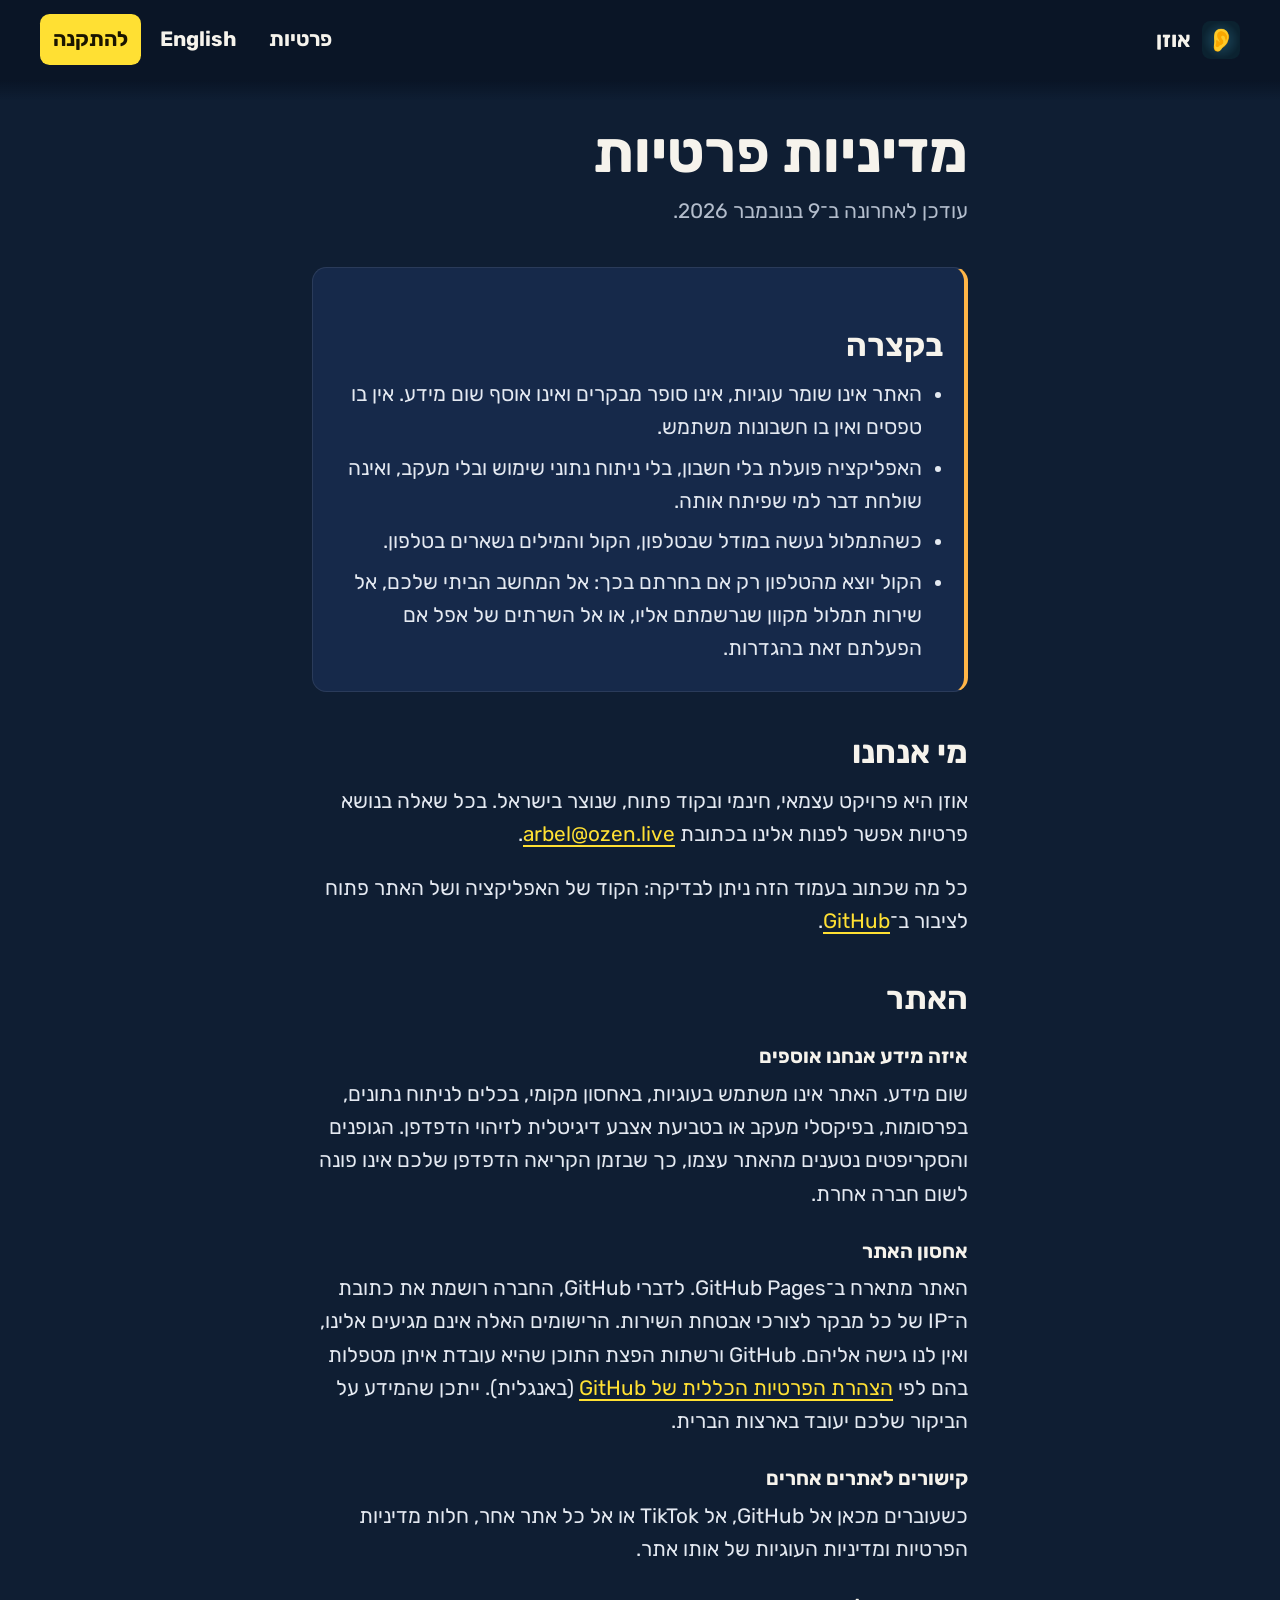
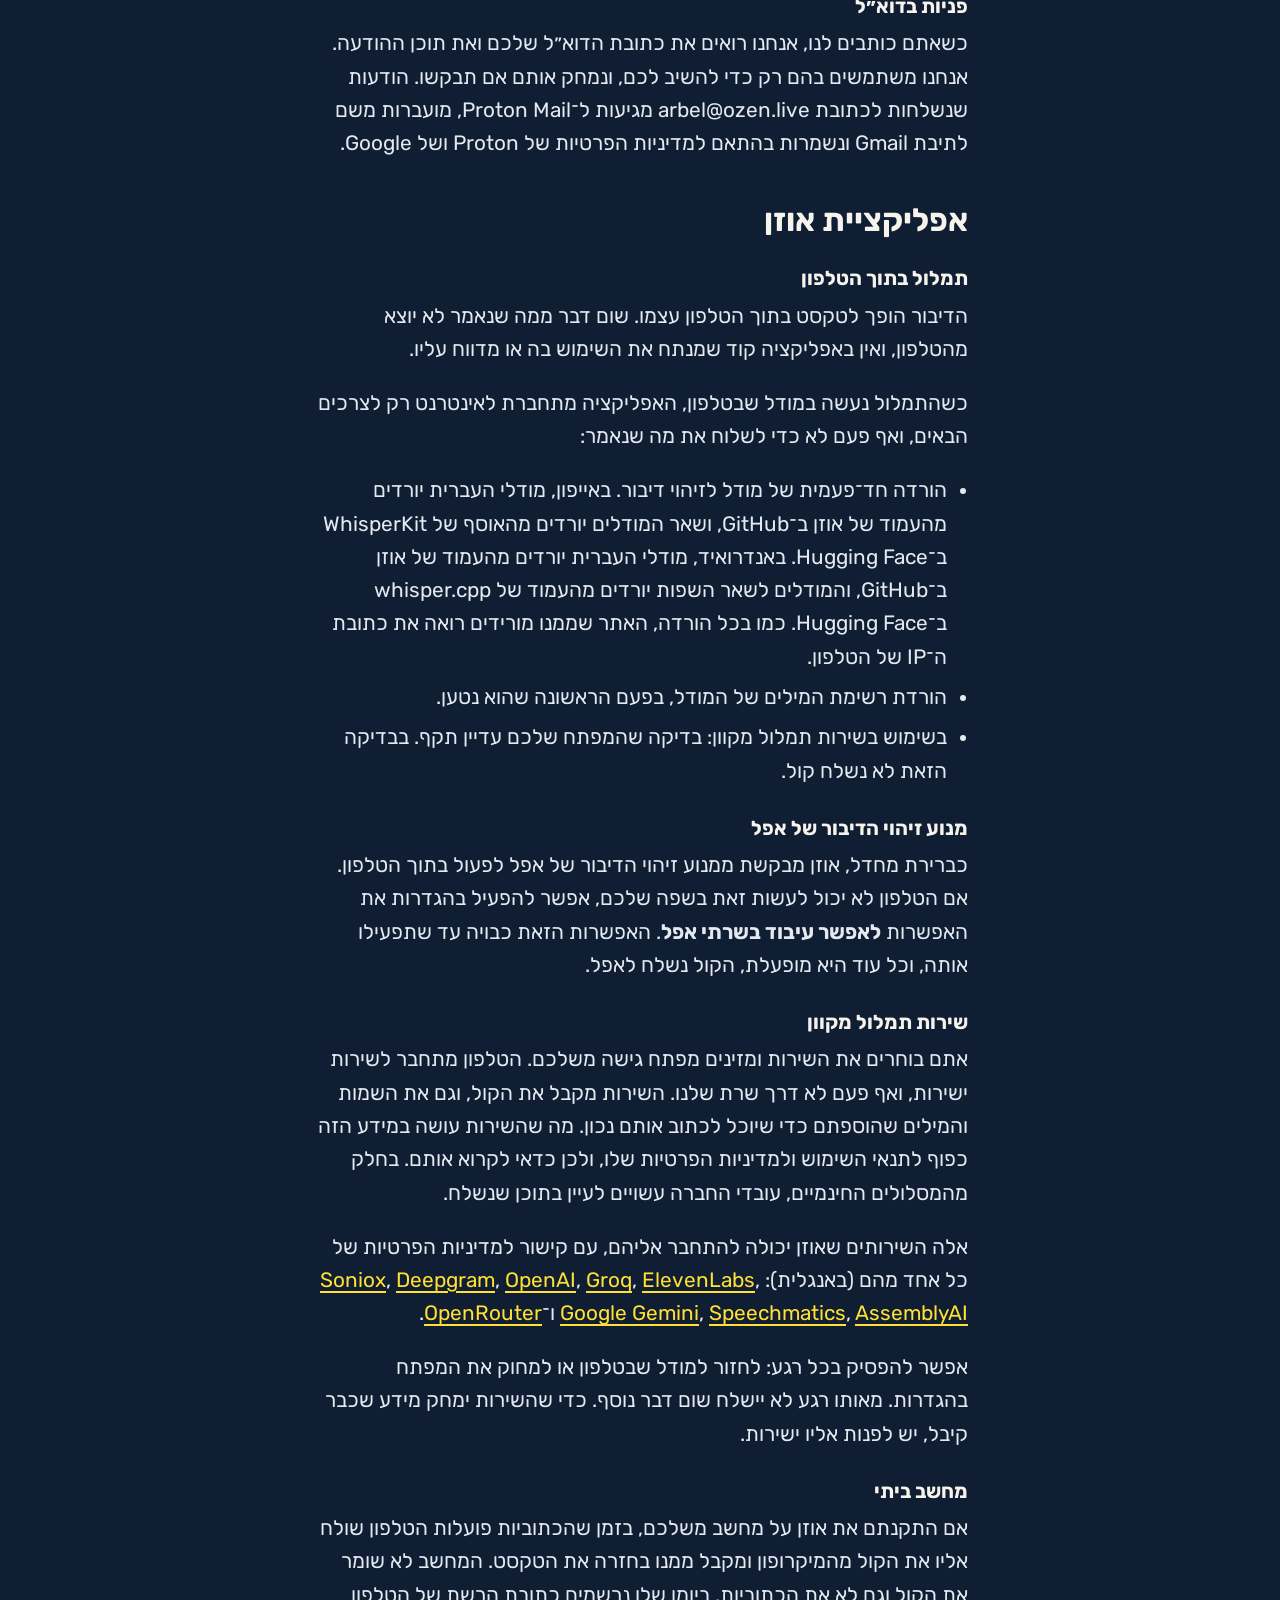
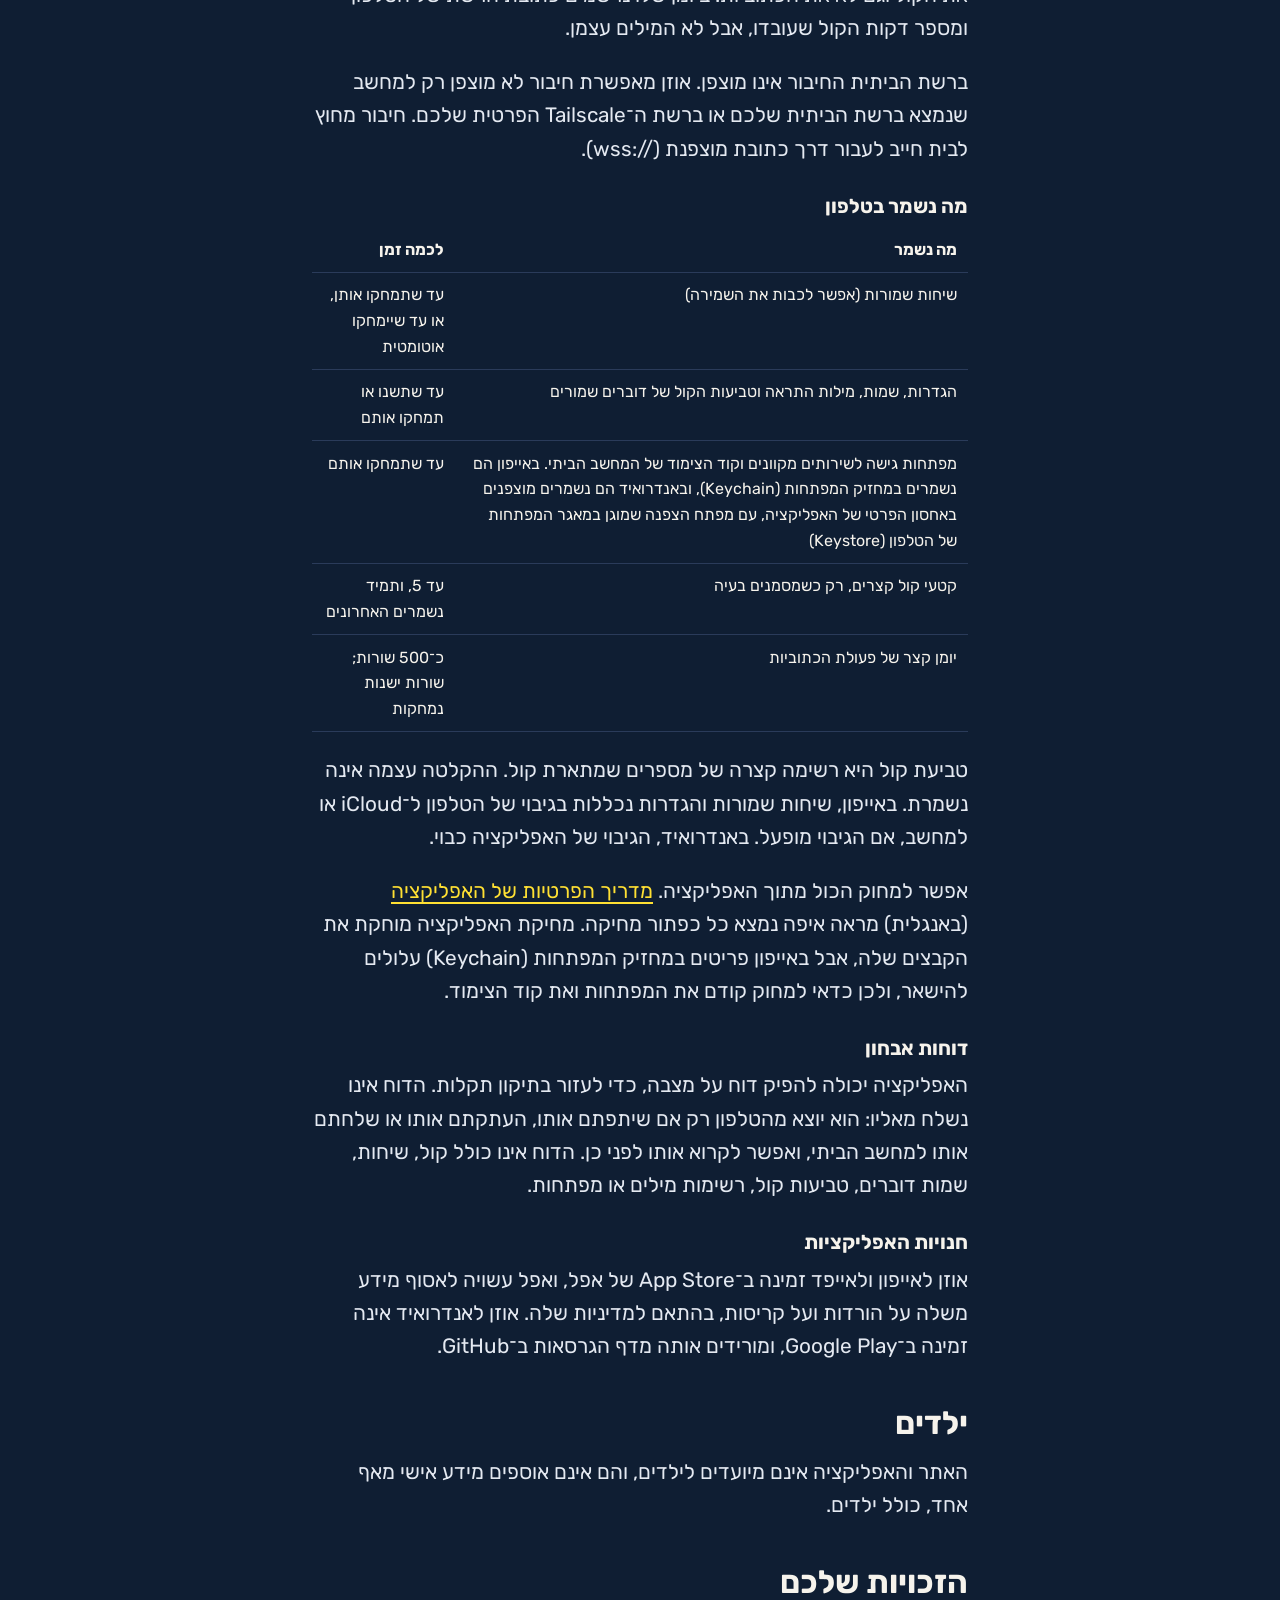
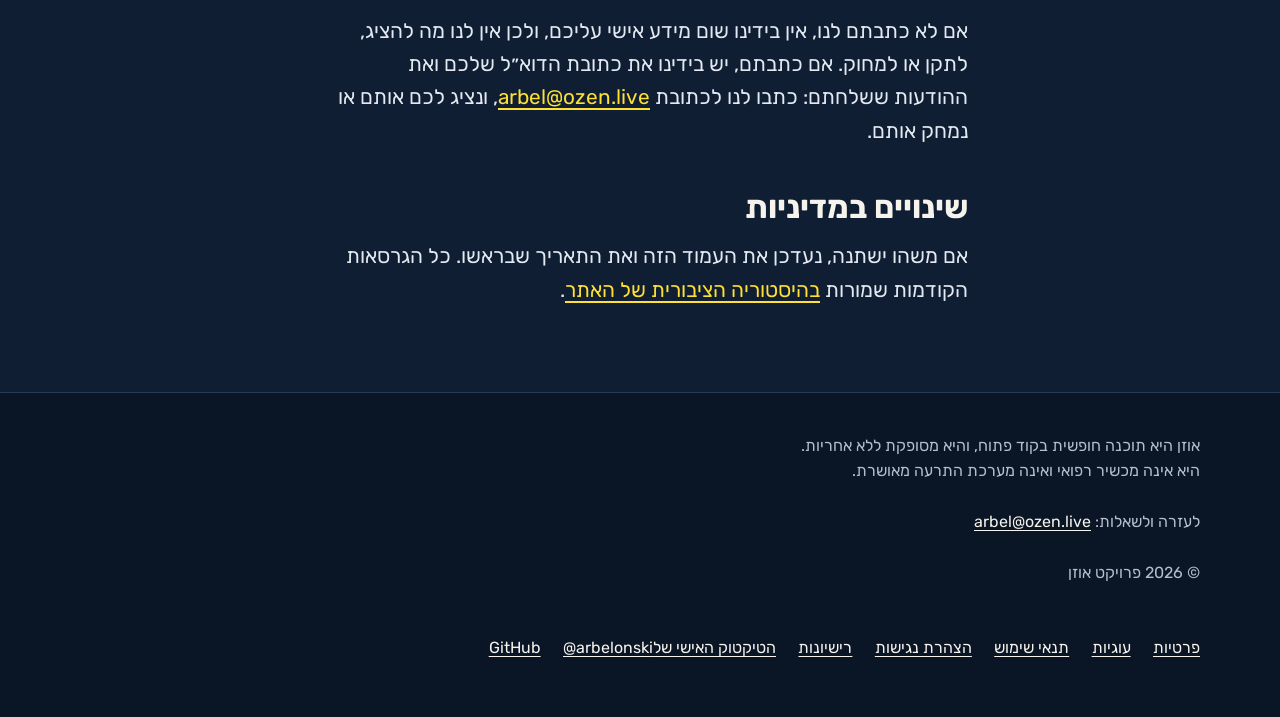
<file: he/privacy.html>
<!doctype html>
<html lang="he" dir="rtl">
<head>
<meta charset="utf-8">
<meta http-equiv="Content-Security-Policy" content="default-src 'self'; script-src 'self'; style-src 'self'; img-src 'self' data: blob:; font-src 'self'; connect-src 'self'; media-src 'none'; object-src 'none'; frame-src 'none'; worker-src 'none'; manifest-src 'self'; base-uri 'none'; form-action 'none'; upgrade-insecure-requests">
<meta name="referrer" content="no-referrer">
<meta name="viewport" content="width=device-width, initial-scale=1, viewport-fit=cover">
<title>מדיניות פרטיות | אוזן</title>
<meta name="description" content="איזה מידע אוספים האתר והאפליקציה של אוזן: האתר אינו אוסף דבר, והאפליקציה אינה שולחת דבר למי שפיתח אותה.">
<meta name="theme-color" content="#0f1e33">
<meta name="color-scheme" content="dark">
<link rel="canonical" href="https://ozen.live/he/privacy.html">
<meta property="og:type" content="website">
<meta property="og:url" content="https://ozen.live/he/privacy.html">
<meta property="og:locale" content="he_IL">
<meta property="og:title" content="מדיניות פרטיות | אוזן">
<meta property="og:description" content="איזה מידע אוספים האתר והאפליקציה של אוזן: האתר אינו אוסף דבר, והאפליקציה אינה שולחת דבר למי שפיתח אותה.">
<meta property="og:image" content="https://ozen.live/og-he.png">
<meta property="og:image:width" content="1200">
<meta property="og:image:height" content="630">
<meta property="og:image:alt" content="טלפון שמציג כתוביות של שיחה בזמן אמת, ולצידו הכיתוב: כל מה שנאמר סביבכם, מול העיניים.">
<meta name="twitter:card" content="summary_large_image">
<link rel="alternate" hreflang="en" href="https://ozen.live/privacy.html">
<link rel="alternate" hreflang="he" href="https://ozen.live/he/privacy.html">
<link rel="icon" href="/favicon.ico" sizes="48x48">
<link rel="icon" href="/icon-192.png" type="image/png" sizes="192x192">
<link rel="apple-touch-icon" href="/apple-touch-icon.png">
<link rel="preload" href="../fonts/Rubik-hebrew.woff2" as="font" type="font/woff2" crossorigin>
<link rel="stylesheet" href="../css/site.css?v=202611092347">
</head>
<body class="doc-page">
<a class="skip-link" href="#main">דילוג לתוכן</a>

<header class="site-header">
  <a class="brand" href="./" aria-label="אוזן, דף הבית">
    <img src="../icon-128.png" alt="" width="40" height="40">
    <span>אוזן</span>
  </a>
  <nav class="site-nav" aria-label="תפריט ראשי">
    <a class="nav-optional" href="privacy.html" aria-current="page">פרטיות</a>
    <a class="lang-switch" href="../privacy.html" lang="en" hreflang="en">English</a>
    <a class="nav-get" href="./#get">להתקנה</a>
  </nav>
</header>

<main id="main" class="doc">
<h1>מדיניות פרטיות</h1>
<p class="updated">עודכן לאחרונה ב־9 בנובמבר 2026.</p>

<div class="callout">
  <h2>בקצרה</h2>
  <ul>
    <li>האתר אינו שומר עוגיות, אינו סופר מבקרים ואינו אוסף שום מידע. אין בו טפסים ואין בו חשבונות משתמש.</li>
    <li>האפליקציה פועלת בלי חשבון, בלי ניתוח נתוני שימוש ובלי מעקב, ואינה שולחת דבר למי שפיתח אותה.</li>
    <li>כשהתמלול נעשה במודל שבטלפון, הקול והמילים נשארים בטלפון.</li>
    <li>הקול יוצא מהטלפון רק אם בחרתם בכך: אל המחשב הביתי שלכם, אל שירות תמלול מקוון שנרשמתם אליו, או אל השרתים של אפל אם הפעלתם זאת בהגדרות.</li>
  </ul>
</div>

<h2>מי אנחנו</h2>
<p>אוזן היא פרויקט עצמאי, חינמי ובקוד פתוח, שנוצר בישראל. בכל שאלה בנושא פרטיות אפשר לפנות אלינו בכתובת <a href="mailto:arbel@ozen.live"><bdi>arbel@ozen.live</bdi></a>.</p>
<p>כל מה שכתוב בעמוד הזה ניתן לבדיקה: הקוד של האפליקציה ושל האתר פתוח לציבור ב־<a href="https://github.com/arbelonson-source/ozen">GitHub</a>.</p>

<h2>האתר</h2>
<h3>איזה מידע אנחנו אוספים</h3>
<p>שום מידע. האתר אינו משתמש בעוגיות, באחסון מקומי, בכלים לניתוח נתונים, בפרסומות, בפיקסלי מעקב או בטביעת אצבע דיגיטלית לזיהוי הדפדפן. הגופנים והסקריפטים נטענים מהאתר עצמו, כך שבזמן הקריאה הדפדפן שלכם אינו פונה לשום חברה אחרת.</p>
<h3>אחסון האתר</h3>
<p>האתר מתארח ב־GitHub Pages. לדברי GitHub, החברה רושמת את כתובת ה־<bdi>IP</bdi> של כל מבקר לצורכי אבטחת השירות. הרישומים האלה אינם מגיעים אלינו, ואין לנו גישה אליהם. GitHub ורשתות הפצת התוכן שהיא עובדת איתן מטפלות בהם לפי <a href="https://docs.github.com/en/site-policy/privacy-policies/github-general-privacy-statement" hreflang="en">הצהרת הפרטיות הכללית של GitHub</a> (באנגלית). ייתכן שהמידע על הביקור שלכם יעובד בארצות הברית.</p>
<h3>קישורים לאתרים אחרים</h3>
<p>כשעוברים מכאן אל GitHub, אל TikTok או אל כל אתר אחר, חלות מדיניות הפרטיות ומדיניות העוגיות של אותו אתר.</p>
<h3>פניות בדוא״ל</h3>
<p>כשאתם כותבים לנו, אנחנו רואים את כתובת הדוא״ל שלכם ואת תוכן ההודעה. אנחנו משתמשים בהם רק כדי להשיב לכם, ונמחק אותם אם תבקשו. הודעות שנשלחות לכתובת <bdi>arbel@ozen.live</bdi> מגיעות ל־Proton Mail, מועברות משם לתיבת Gmail ונשמרות בהתאם למדיניות הפרטיות של Proton ושל Google.</p>

<h2>אפליקציית אוזן</h2>
<h3>תמלול בתוך הטלפון</h3>
<p>הדיבור הופך לטקסט בתוך הטלפון עצמו. שום דבר ממה שנאמר לא יוצא מהטלפון, ואין באפליקציה קוד שמנתח את השימוש בה או מדווח עליו.</p>
<p>כשהתמלול נעשה במודל שבטלפון, האפליקציה מתחברת לאינטרנט רק לצרכים הבאים, ואף פעם לא כדי לשלוח את מה שנאמר:</p>
<ul>
  <li>הורדה חד־פעמית של מודל לזיהוי דיבור. באייפון, מודלי העברית יורדים מהעמוד של אוזן ב־GitHub, ושאר המודלים יורדים מהאוסף של <bdi>WhisperKit</bdi> ב־<bdi>Hugging Face</bdi>. באנדרואיד, מודלי העברית יורדים מהעמוד של אוזן ב־GitHub, והמודלים לשאר השפות יורדים מהעמוד של <bdi>whisper.cpp</bdi> ב־<bdi>Hugging Face</bdi>. כמו בכל הורדה, האתר שממנו מורידים רואה את כתובת ה־<bdi>IP</bdi> של הטלפון.</li>
  <li>הורדת רשימת המילים של המודל, בפעם הראשונה שהוא נטען.</li>
  <li>בשימוש בשירות תמלול מקוון: בדיקה שהמפתח שלכם עדיין תקף. בבדיקה הזאת לא נשלח קול.</li>
</ul>
<h3>מנוע זיהוי הדיבור של אפל</h3>
<p>כברירת מחדל, אוזן מבקשת ממנוע זיהוי הדיבור של אפל לפעול בתוך הטלפון. אם הטלפון לא יכול לעשות זאת בשפה שלכם, אפשר להפעיל בהגדרות את האפשרות <strong>לאפשר עיבוד בשרתי אפל</strong>. האפשרות הזאת כבויה עד שתפעילו אותה, וכל עוד היא מופעלת, הקול נשלח לאפל.</p>
<h3>שירות תמלול מקוון</h3>
<p>אתם בוחרים את השירות ומזינים מפתח גישה משלכם. הטלפון מתחבר לשירות ישירות, ואף פעם לא דרך שרת שלנו. השירות מקבל את הקול, וגם את השמות והמילים שהוספתם כדי שיוכל לכתוב אותם נכון. מה שהשירות עושה במידע הזה כפוף לתנאי השימוש ולמדיניות הפרטיות שלו, ולכן כדאי לקרוא אותם. בחלק מהמסלולים החינמיים, עובדי החברה עשויים לעיין בתוכן שנשלח.</p>
<p>אלה השירותים שאוזן יכולה להתחבר אליהם, עם קישור למדיניות הפרטיות של כל אחד מהם (באנגלית): <a href="https://soniox.com/policies/privacy-policy" hreflang="en">Soniox</a>, <a href="https://deepgram.com/privacy" hreflang="en">Deepgram</a>, <a href="https://openai.com/policies/privacy-policy/" hreflang="en">OpenAI</a>, <a href="https://groq.com/privacy-policy" hreflang="en">Groq</a>, <a href="https://elevenlabs.io/privacy-policy" hreflang="en">ElevenLabs</a>, <a href="https://ai.google.dev/gemini-api/terms" hreflang="en">Google Gemini</a>, <a href="https://www.speechmatics.com/legal/privacy-policy" hreflang="en">Speechmatics</a>, <a href="https://www.assemblyai.com/legal/privacy-policy" hreflang="en">AssemblyAI</a> ו־<a href="https://openrouter.ai/privacy" hreflang="en">OpenRouter</a>.</p>
<p>אפשר להפסיק בכל רגע: לחזור למודל שבטלפון או למחוק את המפתח בהגדרות. מאותו רגע לא יישלח שום דבר נוסף. כדי שהשירות ימחק מידע שכבר קיבל, יש לפנות אליו ישירות.</p>
<h3>מחשב ביתי</h3>
<p>אם התקנתם את אוזן על מחשב משלכם, בזמן שהכתוביות פועלות הטלפון שולח אליו את הקול מהמיקרופון ומקבל ממנו בחזרה את הטקסט. המחשב לא שומר את הקול וגם לא את הכתוביות. ביומן שלו נרשמים כתובת הרשת של הטלפון ומספר דקות הקול שעובדו, אבל לא המילים עצמן.</p>
<p>ברשת הביתית החיבור אינו מוצפן. אוזן מאפשרת חיבור לא מוצפן רק למחשב שנמצא ברשת הביתית שלכם או ברשת ה־Tailscale הפרטית שלכם. חיבור מחוץ לבית חייב לעבור דרך כתובת מוצפנת (<bdi>wss://</bdi>).</p>
<h3>מה נשמר בטלפון</h3>
<table>
  <thead><tr><th scope="col">מה נשמר</th><th scope="col">לכמה זמן</th></tr></thead>
  <tbody>
    <tr><td data-label="מה נשמר">שיחות שמורות (אפשר לכבות את השמירה)</td><td data-label="לכמה זמן">עד שתמחקו אותן, או עד שיימחקו אוטומטית</td></tr>
    <tr><td data-label="מה נשמר">הגדרות, שמות, מילות התראה וטביעות הקול של דוברים שמורים</td><td data-label="לכמה זמן">עד שתשנו או תמחקו אותם</td></tr>
    <tr><td data-label="מה נשמר">מפתחות גישה לשירותים מקוונים וקוד הצימוד של המחשב הביתי. באייפון הם נשמרים במחזיק המפתחות (<bdi>Keychain</bdi>), ובאנדרואיד הם נשמרים מוצפנים באחסון הפרטי של האפליקציה, עם מפתח הצפנה שמוגן במאגר המפתחות של הטלפון (<bdi>Keystore</bdi>)</td><td data-label="לכמה זמן">עד שתמחקו אותם</td></tr>
    <tr><td data-label="מה נשמר">קטעי קול קצרים, רק כשמסמנים בעיה</td><td data-label="לכמה זמן">עד 5, ותמיד נשמרים האחרונים</td></tr>
    <tr><td data-label="מה נשמר">יומן קצר של פעולת הכתוביות</td><td data-label="לכמה זמן">כ־500 שורות; שורות ישנות נמחקות</td></tr>
  </tbody>
</table>
<p>טביעת קול היא רשימה קצרה של מספרים שמתארת קול. ההקלטה עצמה אינה נשמרת. באייפון, שיחות שמורות והגדרות נכללות בגיבוי של הטלפון ל־iCloud או למחשב, אם הגיבוי מופעל. באנדרואיד, הגיבוי של האפליקציה כבוי.</p>
<p>אפשר למחוק הכול מתוך האפליקציה. <a href="https://github.com/arbelonson-source/ozen/blob/master/docs/privacy.md" hreflang="en">מדריך הפרטיות של האפליקציה</a> (באנגלית) מראה איפה נמצא כל כפתור מחיקה. מחיקת האפליקציה מוחקת את הקבצים שלה, אבל באייפון פריטים במחזיק המפתחות (<bdi>Keychain</bdi>) עלולים להישאר, ולכן כדאי למחוק קודם את המפתחות ואת קוד הצימוד.</p>
<h3>דוחות אבחון</h3>
<p>האפליקציה יכולה להפיק דוח על מצבה, כדי לעזור בתיקון תקלות. הדוח אינו נשלח מאליו: הוא יוצא מהטלפון רק אם שיתפתם אותו, העתקתם אותו או שלחתם אותו למחשב הביתי, ואפשר לקרוא אותו לפני כן. הדוח אינו כולל קול, שיחות, שמות דוברים, טביעות קול, רשימות מילים או מפתחות.</p>
<h3>חנויות האפליקציות</h3>
<p>אוזן לאייפון ולאייפד זמינה ב־App Store של אפל, ואפל עשויה לאסוף מידע משלה על הורדות ועל קריסות, בהתאם למדיניות שלה. אוזן לאנדרואיד אינה זמינה ב־Google Play, ומורידים אותה מדף הגרסאות ב־GitHub.</p>

<h2>ילדים</h2>
<p>האתר והאפליקציה אינם מיועדים לילדים, והם אינם אוספים מידע אישי מאף אחד, כולל ילדים.</p>

<h2>הזכויות שלכם</h2>
<p>אם לא כתבתם לנו, אין בידינו שום מידע אישי עליכם, ולכן אין לנו מה להציג, לתקן או למחוק. אם כתבתם, יש בידינו את כתובת הדוא״ל שלכם ואת ההודעות ששלחתם: כתבו לנו לכתובת <a href="mailto:arbel@ozen.live"><bdi>arbel@ozen.live</bdi></a>, ונציג לכם אותם או נמחק אותם.</p>

<h2>שינויים במדיניות</h2>
<p>אם משהו ישתנה, נעדכן את העמוד הזה ואת התאריך שבראשו. כל הגרסאות הקודמות שמורות <a href="https://github.com/arbelonson-source/ozen.live/commits/main/he/privacy.html" hreflang="en">בהיסטוריה הציבורית של האתר</a>.</p>
</main>

<footer class="site-footer">
  <div class="footer-inner">
    <div>
      <p>אוזן היא תוכנה חופשית בקוד פתוח, והיא מסופקת ללא אחריות.<br>היא אינה מכשיר רפואי ואינה מערכת התרעה מאושרת.</p>
      <p>לעזרה ולשאלות: <a href="mailto:arbel@ozen.live"><bdi>arbel@ozen.live</bdi></a></p>
      <p>© 2026 פרויקט אוזן</p>
    </div>
    <nav aria-label="מידע משפטי ועוד">
      <ul>
        <li><a href="privacy.html" aria-current="page">פרטיות</a></li>
        <li><a href="cookies.html">עוגיות</a></li>
        <li><a href="terms.html">תנאי שימוש</a></li>
        <li><a href="accessibility.html">הצהרת נגישות</a></li>
        <li><a href="licenses.html">רישיונות</a></li>
        <li><a href="https://www.tiktok.com/@arbelonski">הטיקטוק האישי של <bdi>@arbelonski</bdi></a></li>
        <li><a href="https://github.com/arbelonson-source/ozen">GitHub</a></li>
      </ul>
    </nav>
  </div>
</footer>
</body>
</html>
</file>
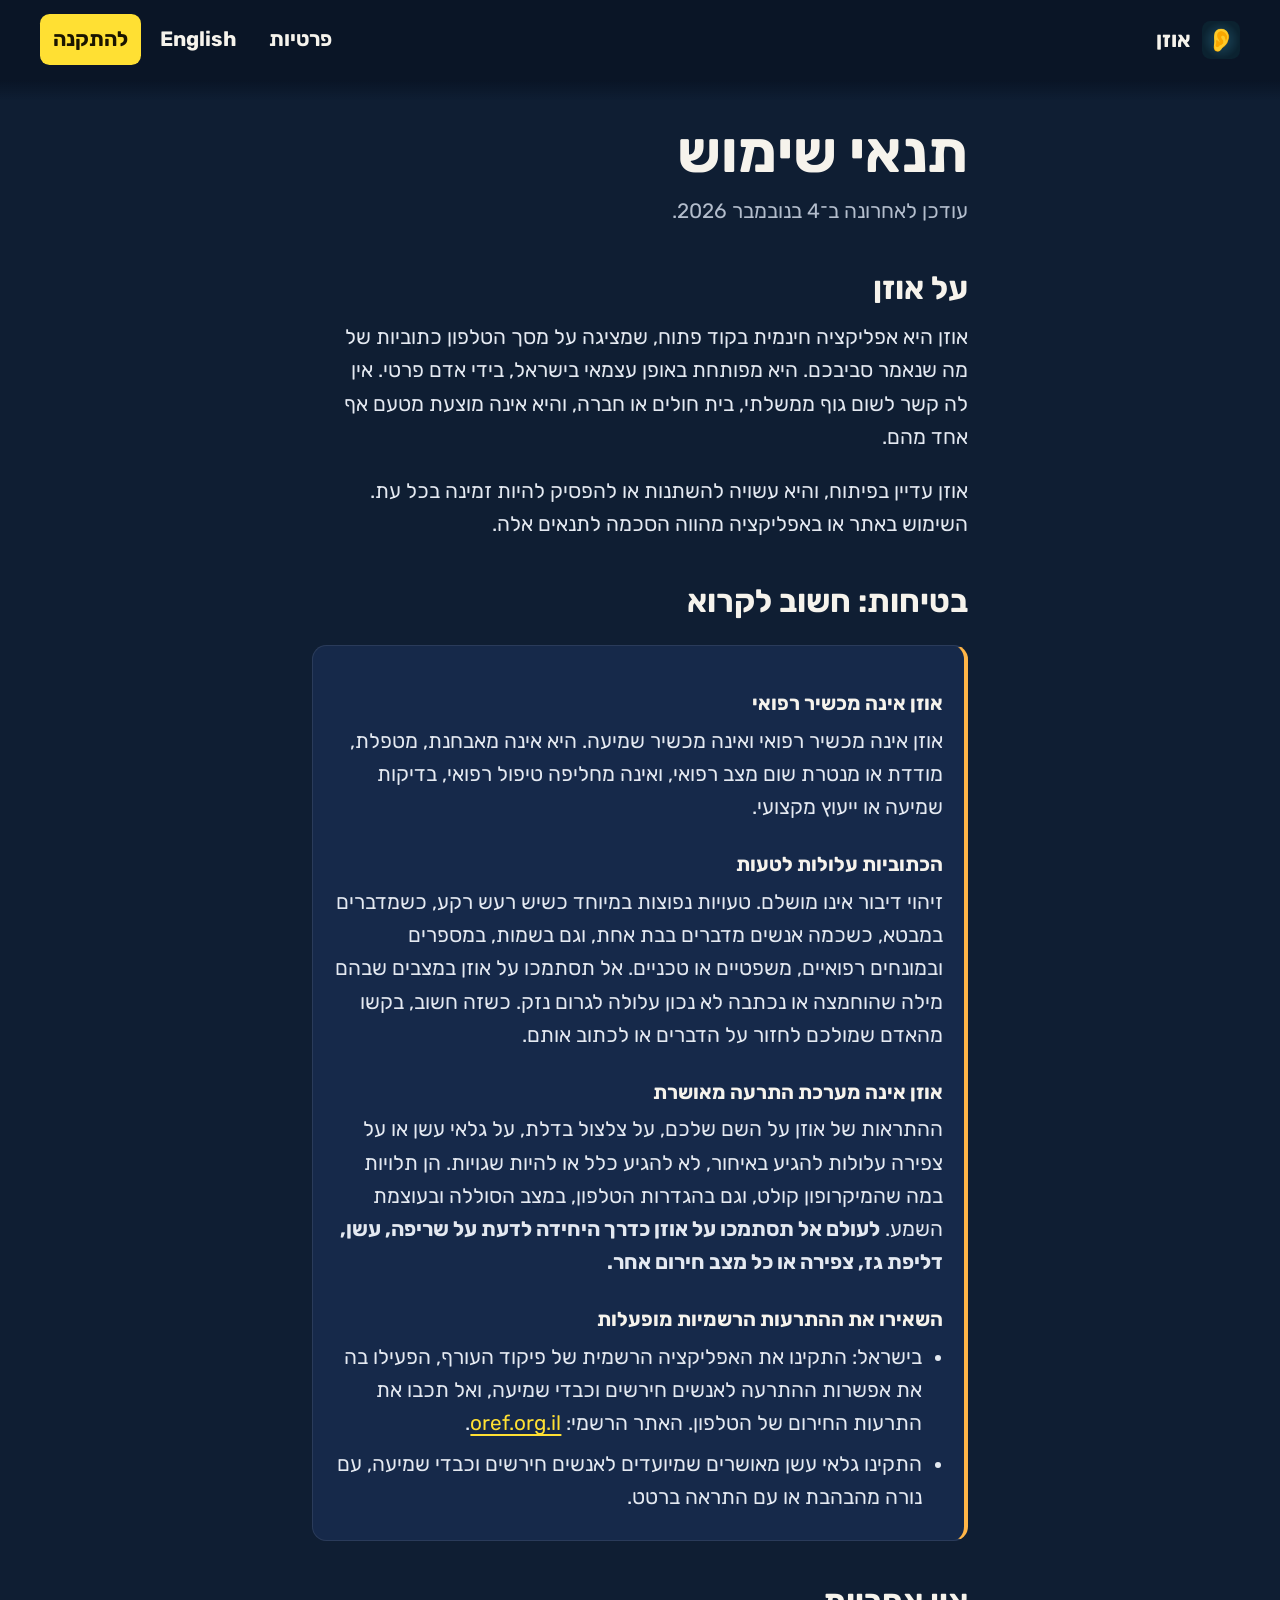
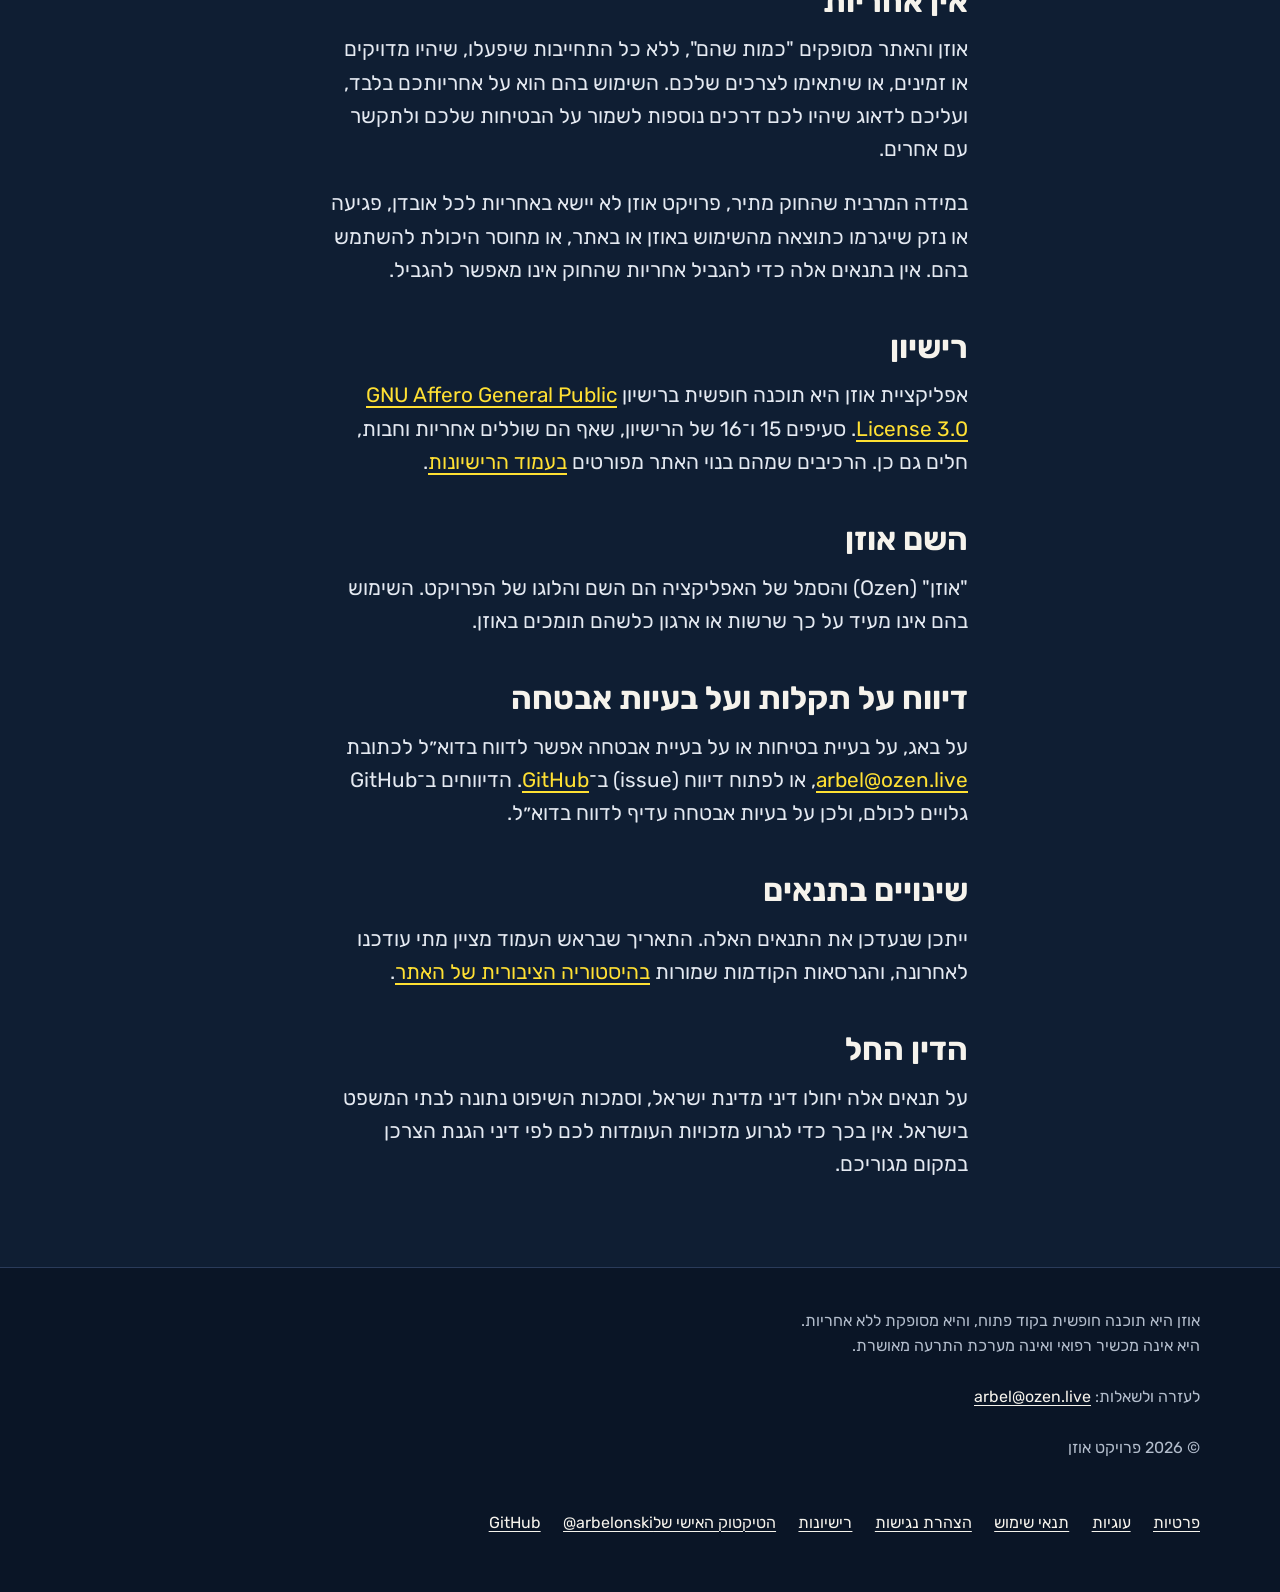
<file: he/terms.html>
<!doctype html>
<html lang="he" dir="rtl">
<head>
<meta charset="utf-8">
<meta http-equiv="Content-Security-Policy" content="default-src 'self'; script-src 'self'; style-src 'self'; img-src 'self' data: blob:; font-src 'self'; connect-src 'self'; media-src 'none'; object-src 'none'; frame-src 'none'; worker-src 'none'; manifest-src 'self'; base-uri 'none'; form-action 'none'; upgrade-insecure-requests">
<meta name="referrer" content="no-referrer">
<meta name="viewport" content="width=device-width, initial-scale=1, viewport-fit=cover">
<title>תנאי שימוש | אוזן</title>
<meta name="description" content="תנאי השימוש באוזן, אפליקציה חינמית לכתוביות בזמן אמת, ומידע חשוב על בטיחות.">
<meta name="theme-color" content="#0f1e33">
<meta name="color-scheme" content="dark">
<link rel="canonical" href="https://ozen.live/he/terms.html">
<meta property="og:type" content="website">
<meta property="og:url" content="https://ozen.live/he/terms.html">
<meta property="og:locale" content="he_IL">
<meta property="og:title" content="תנאי שימוש | אוזן">
<meta property="og:description" content="תנאי השימוש באוזן, אפליקציה חינמית לכתוביות בזמן אמת, ומידע חשוב על בטיחות.">
<meta property="og:image" content="https://ozen.live/og-he.png">
<meta property="og:image:width" content="1200">
<meta property="og:image:height" content="630">
<meta property="og:image:alt" content="טלפון שמציג כתוביות של שיחה בזמן אמת, ולצידו הכיתוב: כל מה שנאמר סביבכם, מול העיניים.">
<meta name="twitter:card" content="summary_large_image">
<link rel="alternate" hreflang="en" href="https://ozen.live/terms.html">
<link rel="alternate" hreflang="he" href="https://ozen.live/he/terms.html">
<link rel="icon" href="/favicon.ico" sizes="48x48">
<link rel="icon" href="/icon-192.png" type="image/png" sizes="192x192">
<link rel="apple-touch-icon" href="/apple-touch-icon.png">
<link rel="preload" href="../fonts/Rubik-hebrew.woff2" as="font" type="font/woff2" crossorigin>
<link rel="stylesheet" href="../css/site.css?v=202611092347">
</head>
<body class="doc-page">
<a class="skip-link" href="#main">דילוג לתוכן</a>

<header class="site-header">
  <a class="brand" href="./" aria-label="אוזן, דף הבית">
    <img src="../icon-128.png" alt="" width="40" height="40">
    <span>אוזן</span>
  </a>
  <nav class="site-nav" aria-label="תפריט ראשי">
    <a class="nav-optional" href="privacy.html">פרטיות</a>
    <a class="lang-switch" href="../terms.html" lang="en" hreflang="en">English</a>
    <a class="nav-get" href="./#get">להתקנה</a>
  </nav>
</header>

<main id="main" class="doc">
<h1>תנאי שימוש</h1>
<p class="updated">עודכן לאחרונה ב־4 בנובמבר 2026.</p>

<h2>על אוזן</h2>
<p>אוזן היא אפליקציה חינמית בקוד פתוח, שמציגה על מסך הטלפון כתוביות של מה שנאמר סביבכם. היא מפותחת באופן עצמאי בישראל, בידי אדם פרטי. אין לה קשר לשום גוף ממשלתי, בית חולים או חברה, והיא אינה מוצעת מטעם אף אחד מהם.</p>
<p>אוזן עדיין בפיתוח, והיא עשויה להשתנות או להפסיק להיות זמינה בכל עת. השימוש באתר או באפליקציה מהווה הסכמה לתנאים אלה.</p>

<section id="safety" aria-labelledby="h-safety">
  <h2 id="h-safety">בטיחות: חשוב לקרוא</h2>
  <div class="callout">
    <h3>אוזן אינה מכשיר רפואי</h3>
    <p>אוזן אינה מכשיר רפואי ואינה מכשיר שמיעה. היא אינה מאבחנת, מטפלת, מודדת או מנטרת שום מצב רפואי, ואינה מחליפה טיפול רפואי, בדיקות שמיעה או ייעוץ מקצועי.</p>
    <h3>הכתוביות עלולות לטעות</h3>
    <p>זיהוי דיבור אינו מושלם. טעויות נפוצות במיוחד כשיש רעש רקע, כשמדברים במבטא, כשכמה אנשים מדברים בבת אחת, וגם בשמות, במספרים ובמונחים רפואיים, משפטיים או טכניים. אל תסתמכו על אוזן במצבים שבהם מילה שהוחמצה או נכתבה לא נכון עלולה לגרום נזק. כשזה חשוב, בקשו מהאדם שמולכם לחזור על הדברים או לכתוב אותם.</p>
    <h3>אוזן אינה מערכת התרעה מאושרת</h3>
    <p>ההתראות של אוזן על השם שלכם, על צלצול בדלת, על גלאי עשן או על צפירה עלולות להגיע באיחור, לא להגיע כלל או להיות שגויות. הן תלויות במה שהמיקרופון קולט, וגם בהגדרות הטלפון, במצב הסוללה ובעוצמת השמע. <strong>לעולם אל תסתמכו על אוזן כדרך היחידה לדעת על שריפה, עשן, דליפת גז, צפירה או כל מצב חירום אחר.</strong></p>
    <h3>השאירו את ההתרעות הרשמיות מופעלות</h3>
    <ul>
      <li>בישראל: התקינו את האפליקציה הרשמית של פיקוד העורף, הפעילו בה את אפשרות ההתרעה לאנשים חירשים וכבדי שמיעה, ואל תכבו את התרעות החירום של הטלפון. האתר הרשמי: <a href="https://www.oref.org.il/"><bdi>oref.org.il</bdi></a>.</li>
      <li>התקינו גלאי עשן מאושרים שמיועדים לאנשים חירשים וכבדי שמיעה, עם נורה מהבהבת או עם התראה ברטט.</li>
    </ul>
  </div>
</section>

<h2>אין אחריות</h2>
<p>אוזן והאתר מסופקים "כמות שהם", ללא כל התחייבות שיפעלו, שיהיו מדויקים או זמינים, או שיתאימו לצרכים שלכם. השימוש בהם הוא על אחריותכם בלבד, ועליכם לדאוג שיהיו לכם דרכים נוספות לשמור על הבטיחות שלכם ולתקשר עם אחרים.</p>
<p>במידה המרבית שהחוק מתיר, פרויקט אוזן לא יישא באחריות לכל אובדן, פגיעה או נזק שייגרמו כתוצאה מהשימוש באוזן או באתר, או מחוסר היכולת להשתמש בהם. אין בתנאים אלה כדי להגביל אחריות שהחוק אינו מאפשר להגביל.</p>

<h2>רישיון</h2>
<p>אפליקציית אוזן היא תוכנה חופשית ברישיון <a href="https://github.com/arbelonson-source/ozen/blob/master/LICENSE" hreflang="en"><bdi lang="en">GNU Affero General Public License 3.0</bdi></a>. סעיפים 15 ו־16 של הרישיון, שאף הם שוללים אחריות וחבות, חלים גם כן. הרכיבים שמהם בנוי האתר מפורטים <a href="licenses.html">בעמוד הרישיונות</a>.</p>

<h2>השם אוזן</h2>
<p>"אוזן" (<bdi lang="en">Ozen</bdi>) והסמל של האפליקציה הם השם והלוגו של הפרויקט. השימוש בהם אינו מעיד על כך שרשות או ארגון כלשהם תומכים באוזן.</p>

<h2>דיווח על תקלות ועל בעיות אבטחה</h2>
<p>על באג, על בעיית בטיחות או על בעיית אבטחה אפשר לדווח בדוא״ל לכתובת <a href="mailto:arbel@ozen.live"><bdi>arbel@ozen.live</bdi></a>, או לפתוח דיווח (<bdi lang="en">issue</bdi>) ב־<a href="https://github.com/arbelonson-source/ozen/issues">GitHub</a>. הדיווחים ב־GitHub גלויים לכולם, ולכן על בעיות אבטחה עדיף לדווח בדוא״ל.</p>

<h2>שינויים בתנאים</h2>
<p>ייתכן שנעדכן את התנאים האלה. התאריך שבראש העמוד מציין מתי עודכנו לאחרונה, והגרסאות הקודמות שמורות <a href="https://github.com/arbelonson-source/ozen.live/commits/main/he/terms.html" hreflang="en">בהיסטוריה הציבורית של האתר</a>.</p>

<h2>הדין החל</h2>
<p>על תנאים אלה יחולו דיני מדינת ישראל, וסמכות השיפוט נתונה לבתי המשפט בישראל. אין בכך כדי לגרוע מזכויות העומדות לכם לפי דיני הגנת הצרכן במקום מגוריכם.</p>
</main>

<footer class="site-footer">
  <div class="footer-inner">
    <div>
      <p>אוזן היא תוכנה חופשית בקוד פתוח, והיא מסופקת ללא אחריות.<br>היא אינה מכשיר רפואי ואינה מערכת התרעה מאושרת.</p>
      <p>לעזרה ולשאלות: <a href="mailto:arbel@ozen.live"><bdi>arbel@ozen.live</bdi></a></p>
      <p>© 2026 פרויקט אוזן</p>
    </div>
    <nav aria-label="מידע משפטי ועוד">
      <ul>
        <li><a href="privacy.html">פרטיות</a></li>
        <li><a href="cookies.html">עוגיות</a></li>
        <li><a href="terms.html" aria-current="page">תנאי שימוש</a></li>
        <li><a href="accessibility.html">הצהרת נגישות</a></li>
        <li><a href="licenses.html">רישיונות</a></li>
        <li><a href="https://www.tiktok.com/@arbelonski">הטיקטוק האישי של <bdi>@arbelonski</bdi></a></li>
        <li><a href="https://github.com/arbelonson-source/ozen">GitHub</a></li>
      </ul>
    </nav>
  </div>
</footer>
</body>
</html>
</file>
<file: css/site.css>
/* Self-hosted fonts: Atkinson Hyperlegible for text, Rubik for headings. */
/* latin-ext */
@font-face {
  font-family: 'Atkinson Hyperlegible';
  font-style: normal;
  font-weight: 400;
  font-display: swap;
  src: url(../fonts/AtkinsonHyperlegible-400-latin-ext.woff2) format('woff2');
  unicode-range: U+0100-02BA, U+02BD-02C5, U+02C7-02CC, U+02CE-02D7, U+02DD-02FF, U+0304, U+0308, U+0329, U+1D00-1DBF, U+1E00-1E9F, U+1EF2-1EFF, U+2020, U+20A0-20AB, U+20AD-20C4, U+2113, U+2C60-2C7F, U+A720-A7FF;
}
/* latin */
@font-face {
  font-family: 'Atkinson Hyperlegible';
  font-style: normal;
  font-weight: 400;
  font-display: swap;
  src: url(../fonts/AtkinsonHyperlegible-400-latin.woff2) format('woff2');
  unicode-range: U+0000-00FF, U+0131, U+0152-0153, U+02BB-02BC, U+02C6, U+02DA, U+02DC, U+0304, U+0308, U+0329, U+2000-206F, U+20AC, U+2122, U+2191, U+2193, U+2212, U+2215, U+FEFF, U+FFFD;
}
/* latin-ext */
@font-face {
  font-family: 'Atkinson Hyperlegible';
  font-style: normal;
  font-weight: 700;
  font-display: swap;
  src: url(../fonts/AtkinsonHyperlegible-700-latin-ext.woff2) format('woff2');
  unicode-range: U+0100-02BA, U+02BD-02C5, U+02C7-02CC, U+02CE-02D7, U+02DD-02FF, U+0304, U+0308, U+0329, U+1D00-1DBF, U+1E00-1E9F, U+1EF2-1EFF, U+2020, U+20A0-20AB, U+20AD-20C4, U+2113, U+2C60-2C7F, U+A720-A7FF;
}
/* latin */
@font-face {
  font-family: 'Atkinson Hyperlegible';
  font-style: normal;
  font-weight: 700;
  font-display: swap;
  src: url(../fonts/AtkinsonHyperlegible-700-latin.woff2) format('woff2');
  unicode-range: U+0000-00FF, U+0131, U+0152-0153, U+02BB-02BC, U+02C6, U+02DA, U+02DC, U+0304, U+0308, U+0329, U+2000-206F, U+20AC, U+2122, U+2191, U+2193, U+2212, U+2215, U+FEFF, U+FFFD;
}
/* hebrew: one variable file for every weight */
@font-face {
  font-family: 'Rubik';
  font-style: normal;
  font-weight: 300 900;
  font-display: swap;
  src: url(../fonts/Rubik-hebrew.woff2) format('woff2');
  unicode-range: U+0307-0308, U+0590-05FF, U+200C-2010, U+20AA, U+25CC, U+FB1D-FB4F;
}
/* latin-ext: one variable file for every weight */
@font-face {
  font-family: 'Rubik';
  font-style: normal;
  font-weight: 300 900;
  font-display: swap;
  src: url(../fonts/Rubik-latin-ext.woff2) format('woff2');
  unicode-range: U+0100-02BA, U+02BD-02C5, U+02C7-02CC, U+02CE-02D7, U+02DD-02FF, U+0304, U+0308, U+0329, U+1D00-1DBF, U+1E00-1E9F, U+1EF2-1EFF, U+2020, U+20A0-20AB, U+20AD-20C4, U+2113, U+2C60-2C7F, U+A720-A7FF;
}
/* latin: one variable file for every weight */
@font-face {
  font-family: 'Rubik';
  font-style: normal;
  font-weight: 300 900;
  font-display: swap;
  src: url(../fonts/Rubik-latin.woff2) format('woff2');
  unicode-range: U+0000-00FF, U+0131, U+0152-0153, U+02BB-02BC, U+02C6, U+02DA, U+02DC, U+0304, U+0308, U+0329, U+2000-206F, U+20AC, U+2122, U+2191, U+2193, U+2212, U+2215, U+FEFF, U+FFFD;
}

:root {
  --ink: #0f1e33;
  --ink-deep: #0a1526;
  --ink-raised: #16294a;
  --paper: #f6f3ec;
  --muted: #b3bdcc;
  --line: #2a3b5a;
  --yellow: #ffe033;
  --yellow-ink: #1a1500;
  --blue: #8db4ff;
  --amber: #ffb547;
  --focus: #ffe033;
  --display: "Rubik", system-ui, sans-serif;
  --body: "Atkinson Hyperlegible", system-ui, -apple-system, "Segoe UI", sans-serif;
  --measure: 34rem;
  --gutter: clamp(1rem, 4vw, 2.5rem);
}

/* The Hebrew pages set everything in Rubik, which has Hebrew letters, and
   drop the tight heading tracking that only suits Latin capitals. */
:root:lang(he) { --body: "Rubik", system-ui, sans-serif; }
/* Hebrew final letters (ך ן ף ץ) and ק reach below the line, so Hebrew
   headings get more room between lines, and a weight that keeps the
   letters' counters open at display sizes. */
:lang(he) h1, :lang(he) h2, :lang(he) h3 { letter-spacing: 0; line-height: 1.14; font-weight: 700; }

* { box-sizing: border-box; }

html {
  -webkit-text-size-adjust: 100%;
  scroll-behavior: smooth;
  /* Keeps links and keyboard focus clear of the fixed header. */
  scroll-padding-top: 5rem;
  background: var(--ink);
}

@media (prefers-reduced-motion: reduce) {
  html { scroll-behavior: auto; }
  .site-header::before { transition: none; }
}

body {
  margin: 0;
  background:
    radial-gradient(120% 80% at 80% 0%, #1b3560 0%, transparent 60%),
    var(--ink);
  color: var(--paper);
  font-family: var(--body);
  font-size: clamp(1.125rem, 0.4vw + 1rem, 1.3rem);
  line-height: 1.6;
  text-rendering: optimizeLegibility;
}

a { color: var(--yellow); text-underline-offset: 0.18em; text-decoration-thickness: 0.08em; }
a:hover { text-decoration-thickness: 0.14em; }

:focus-visible {
  outline: 3px solid var(--focus);
  outline-offset: 4px;
  border-radius: 6px;
}

.skip-link {
  position: absolute;
  inset-inline-start: 1rem;
  top: -4rem;
  z-index: 50;
  padding: 0.75rem 1.1rem;
  background: var(--yellow);
  color: var(--yellow-ink);
  font-weight: 700;
  border-radius: 0.6rem;
  text-decoration: none;
}
.skip-link:focus { top: 1rem; }

.visually-hidden {
  position: absolute !important;
  width: 1px; height: 1px;
  margin: -1px; padding: 0; border: 0;
  overflow: hidden;
  clip: rect(0 0 0 0);
  white-space: nowrap;
}

h1, h2, h3 {
  font-family: var(--display);
  font-weight: 800;
  line-height: 1.04;
  letter-spacing: -0.02em;
  margin: 0;
  text-wrap: balance;
}

p { margin: 0 0 1em; text-wrap: pretty; }

/* Header */

.site-header {
  position: fixed;
  inset: 0 0 auto 0;
  z-index: 30;
  display: flex;
  align-items: center;
  justify-content: space-between;
  gap: 1rem;
  padding: 0.9rem var(--gutter);
  background: linear-gradient(to bottom, rgba(10, 21, 38, 0.92), rgba(10, 21, 38, 0));
}

/* Once the page scrolls, text passes under the header, so it turns solid
   with a short soft edge below. */
.site-header::before {
  content: "";
  position: absolute;
  inset: 0 0 -1.25rem 0;
  z-index: -1;
  pointer-events: none;
  background: linear-gradient(to bottom, rgb(10, 21, 38) calc(100% - 1.25rem), rgba(10, 21, 38, 0));
  opacity: 0;
  transition: opacity 200ms ease;
}
.site-header[data-scrolled="true"]::before,
.doc-page .site-header::before { opacity: 1; }

.brand {
  display: inline-flex;
  align-items: center;
  gap: 0.65rem;
  color: var(--paper);
  text-decoration: none;
  font-family: var(--display);
  font-weight: 700;
  font-size: 1.35rem;
  min-height: 2.75rem;
}
.brand img { width: 2.4rem; height: 2.4rem; border-radius: 22%; }

.site-nav { display: flex; align-items: center; gap: 0.4rem; }
.site-nav a {
  color: var(--paper);
  text-decoration: none;
  font-weight: 700;
  padding: 0.55rem 0.8rem;
  border-radius: 0.6rem;
}
.site-nav a:hover { background: rgba(255, 255, 255, 0.08); }
/* Links in the header are plain text, the pause control is outlined, and
   the one main action is yellow. */
.site-nav .lang-switch { display: inline-flex; align-items: center; min-height: 2.75rem; }
.lang-switch:lang(he) { font-family: "Rubik", system-ui, sans-serif; }
.site-nav .nav-get { background: var(--yellow); color: var(--yellow-ink); }
.site-nav .nav-get:hover { background: #fff07a; }

@media (max-width: 34rem) {
  .site-nav .nav-optional { display: none; }
}

/* Small phones: the language link, the pause button and Get Ozen still fit
   on one line beside the name. */
.site-nav a { white-space: nowrap; }
@media (max-width: 24.5rem) {
  .site-header { gap: 0.5rem; }
  .site-nav { gap: 0.3rem; }
  .site-nav a { padding: 0.5rem 0.65rem; }
  .site-nav .lang-switch { padding: 0.4rem 0.6rem; }
  .brand { gap: 0.5rem; font-size: 1.2rem; }
  .brand img { width: 2.1rem; height: 2.1rem; }
}
@media (max-width: 22rem) {
  .brand span {
    position: absolute;
    width: 1px; height: 1px;
    margin: -1px; padding: 0; border: 0;
    overflow: hidden;
    clip: rect(0 0 0 0);
    white-space: nowrap;
  }
}

/* Buttons */

.actions { display: flex; flex-wrap: wrap; gap: 0.75rem; margin-top: 1.75rem; }

.btn {
  display: inline-flex;
  align-items: center;
  justify-content: center;
  min-height: 3.25rem;
  padding: 0.75rem 1.4rem;
  border-radius: 999px;
  font-weight: 700;
  font-size: 1.1rem;
  text-decoration: none;
  border: 2px solid transparent;
  cursor: pointer;
  font-family: var(--body);
}
.btn-primary { background: var(--yellow); color: var(--yellow-ink); }
.btn-primary:hover { background: #fff07a; }
.btn-quiet { border-color: rgba(246, 243, 236, 0.45); color: var(--paper); background: transparent; }
.btn-quiet:hover { border-color: var(--paper); }

/* The story: a sticky 3D stage with chapters scrolling over it */

.story { position: relative; }

.stage {
  position: sticky;
  top: 0;
  height: 100vh;
  height: 100svh;
  margin-bottom: -100vh;
  margin-bottom: -100svh;
  pointer-events: none;
  z-index: 0;
  overflow: hidden;
  background: radial-gradient(130% 95% at var(--room-x) 0%, var(--room) 0%, var(--ink) 75%);
  transition: --room 1.4s ease;
}

/* Each chapter's room takes a dark shade of its sound's colour: the
   doorbell's amber, the second voice's violet, the teal of sound that
   stays on the phone. stage.js names the chapter in data-room. */
@property --room {
  syntax: "<color>";
  inherits: false;
  initial-value: #1b3560;
}
.stage { --room: #1b3560; --room-x: 80%; }
:lang(he) .stage { --room-x: 20%; }
.stage[data-room="called"] { --room: #3a2f12; }
.stage[data-room="house"] { --room: #452710; }
.stage[data-room="reply"] { --room: #1c3768; }
.stage[data-room="letters"] { --room: #283246; }
.stage[data-room="speakers"] { --room: #2f2256; }
.stage[data-room="private"] { --room: #0e3a3a; }
.stage[data-room="home"] { --room: #18315e; }
.stage[data-room="get"] { --room: #173a78; }
html:not(.no-webgl) body { background: var(--ink); }

.stage canvas {
  position: relative;
  z-index: 1;
  display: block;
  width: 100%;
  height: 100%;
  opacity: 0;
  transition: opacity 900ms ease;
}
.stage.ready canvas { opacity: 1; }

/* Phones only: until the 3D phone is ready, a picture of it in its opening
   pose holds its place (stage.js puts it where the 3D phone appears, and
   the 3D phone fades in over it). Desktops never download the picture. */
.stage-poster { display: none; }
@media not all and (min-aspect-ratio: 1/1) and (min-width: 37.5rem) {
  .stage-poster {
    display: block;
    position: absolute;
    left: 50%;
    top: var(--poster-y, 30%);
    height: 46%;
    aspect-ratio: 26 / 46;
    transform: translate(-50%, -50%);
    background: url("../models/poster-en.webp") center / contain no-repeat;
    opacity: 0;
    transition: opacity 300ms ease;
  }
  :lang(he) .stage-poster { background-image: url("../models/poster-he.webp"); }
  .stage.poster .stage-poster { opacity: 1; }
  /* A short hand-over, so the 3D phone's slow bob can't drift from the
     picture while both are showing. */
  .stage.poster.ready .stage-poster { opacity: 0; transition-duration: 500ms; }
  .stage.poster.ready canvas { transition-duration: 500ms; }
}

.chapter {
  position: relative;
  z-index: 1;
  min-height: 100vh;
  min-height: 100svh;
  display: flex;
  align-items: center;
  padding: 6rem var(--gutter) 4rem;
}

.chapter-text { max-width: var(--measure); }

.chapter h1 { font-size: clamp(2rem, min(6.2vw, 11vh), 5.4rem); margin-bottom: 1.4rem; }
.chapter h2 { font-size: clamp(1.7rem, min(4.4vw, 8.5vh), 3.8rem); margin-bottom: 1.2rem; }
.chapter .lede { font-size: clamp(1.25rem, 1.1vw + 1rem, 1.6rem); color: var(--paper); }
.chapter p { color: #dfe5ee; }

.note {
  font-size: 1rem;
  color: var(--muted);
  border-inline-start: 3px solid var(--amber);
  padding-inline-start: 0.9rem;
  margin-top: 1.4rem;
}

.get-list { list-style: none; padding: 0; margin: 1.4rem 0 0; display: grid; gap: 1rem; }
.get-list li { padding-inline-start: 1.1rem; border-inline-start: 3px solid var(--line); }
.get-list strong { display: block; font-family: var(--display); font-weight: 700; font-size: 1.2rem; }

/* Landscape screens at least 600 px wide (computers, tablets on their side,
   phones turned sideways) put the text beside the phone; everything else
   stacks the text below it. js/stage.js uses the same test (WIDE). */
@media (min-aspect-ratio: 1/1) and (min-width: 37.5rem) {
  .chapter { padding-inline-start: max(var(--gutter), calc((100vw - 76rem) / 2 + var(--gutter))); }
  .chapter-text { width: 46%; max-width: var(--measure); }
  /* One chapter swaps sides, so the phone crosses the page on the way. */
  .chapter-mirror {
    justify-content: flex-end;
    padding-inline-start: var(--gutter);
    padding-inline-end: max(var(--gutter), calc((100vw - 76rem) / 2 + var(--gutter)));
  }
}

/* Phones and tall tablets: the phone keeps the top half of the screen to
   itself and the text scrolls up underneath it, so a chapter's animation is
   never covered by its text. js/stage.js only draws that top part. */
@media not all and (min-aspect-ratio: 1/1) and (min-width: 37.5rem) {
  html { scroll-padding-top: 56vh; scroll-padding-top: 56svh; }
  .stage {
    z-index: 2;
    pointer-events: auto;
    clip-path: inset(0 0 46% 0);
    /* Text starts below the shown part, and the stage leaves with the last
       chapter instead of covering what follows the story. */
    margin-bottom: -46vh;
    margin-bottom: -46svh;
    /* The lower edge feathers out, so text scrolling up fades away under
       the phone instead of meeting a line. */
    background:
      radial-gradient(120% 60% at var(--room-x) 0%, var(--room) 0%, rgba(15, 30, 51, 0) 60%),
      linear-gradient(to bottom, var(--ink) 47%, rgba(15, 30, 51, 0) 54%);
  }
  .chapter {
    min-height: 48vh;
    min-height: 48svh;
    align-items: flex-start;
    justify-content: center;
    padding: 1.25rem var(--gutter) 1.5rem;
  }
  .chapter-text {
    font-size: 1.0625rem;
    line-height: 1.5;
  }
  .chapter p { margin-bottom: 0.75em; }
  .chapter-link a { display: inline-flex; align-items: center; min-height: 2.75rem; }
  .chapter h1 { font-size: clamp(1.9rem, 8.2vw, 2.6rem); margin-bottom: 0.8rem; }
  .chapter h2 { font-size: clamp(1.6rem, 7vw, 2.2rem); margin-bottom: 0.7rem; }
  .chapter .lede { font-size: 1.125rem; }
  .chapter .actions { margin-top: 1rem; margin-bottom: 0.8rem; }
  .chapter .btn { min-height: 3rem; }
  /* Once the next chapter has taken over the stage, the opening buttons and the privacy link
     are only a ghost in the feathered band under the phone: hide them from sight and touch,
     but keep them in the keyboard order, where focusing one shows it again. */
  #top .actions, #private .chapter-link { transition: opacity 250ms ease; }
  .story:has(.stage[data-room]:not([data-room="captions"])) #top .actions:not(:focus-within),
  .story:has(.stage[data-room]:not([data-room="private"])) #private .chapter-link:not(:focus-within) {
    opacity: 0;
    pointer-events: none;
  }
  @media (prefers-reduced-motion: reduce) {
    #top .actions, #private .chapter-link { transition: none; }
  }
}

/* Pause control for the moving demo (WCAG 2.2.2), always in the header */

.motion-toggle {
  display: inline-flex;
  align-items: center;
  gap: 0.45rem;
  min-height: 2.75rem;
  min-width: 2.75rem;
  justify-content: center;
  padding: 0.5rem 0.85rem;
  border-radius: 0.6rem;
  border: 2px solid rgba(246, 243, 236, 0.35);
  background: transparent;
  color: var(--paper);
  font: 700 1rem var(--body);
  cursor: pointer;
}
.motion-toggle:hover { border-color: var(--paper); }
.motion-toggle[hidden] { display: none; }
.motion-toggle svg { width: 1.15rem; height: 1.15rem; flex: none; }
.motion-toggle .icon-play, .motion-toggle[data-paused="true"] .icon-pause { display: none; }
.motion-toggle[data-paused="true"] .icon-play { display: block; }

@media (max-width: 56rem) {
  .motion-toggle { padding: 0.5rem; }
  .motion-toggle .motion-label {
    position: absolute;
    width: 1px; height: 1px;
    margin: -1px; padding: 0; border: 0;
    overflow: hidden;
    clip: rect(0 0 0 0);
    white-space: nowrap;
  }
}

/* Closing panels */

.panel {
  position: relative;
  z-index: 1;
  padding: clamp(4rem, 9vw, 7rem) var(--gutter);
  border-top: 1px solid var(--line);
  background: var(--ink-deep);
}
.panel-inner { max-width: 70rem; margin: 0 auto; }
.panel p { max-width: var(--measure); color: #dfe5ee; }

/* The story's last word: one statement across the width, then the two
   facts behind it side by side, on the same grid as the footer below. */
.panel-title {
  font-size: clamp(2.3rem, 5.6vw, 4.8rem);
  max-width: 13em;
  margin-bottom: clamp(2rem, 4vw, 3.25rem);
}
.panel-cols {
  display: grid;
  gap: 2.75rem clamp(2.5rem, 6vw, 5rem);
  grid-template-columns: repeat(auto-fit, minmax(min(100%, 22rem), 1fr));
  align-items: start;
}
.panel-sub { font-size: clamp(1.35rem, 2vw, 1.6rem); line-height: 1.2; margin-bottom: 0.7rem; letter-spacing: 0; }

.panel-link {
  display: inline-flex;
  align-items: center;
  gap: 0.65rem;
  min-height: 2.75rem;
  color: var(--paper);
  font-weight: 700;
  text-decoration-color: rgba(246, 243, 236, 0.45);
}
.panel-link:hover { text-decoration-color: var(--paper); }
.panel-link svg { width: 1.5rem; height: 1.5rem; flex: none; }

/* Footer */

.site-footer {
  position: relative;
  z-index: 1;
  background: var(--ink-deep);
  border-top: 1px solid var(--line);
  padding: 2.5rem var(--gutter) 3rem;
  font-size: 1rem;
  color: var(--muted);
}
.footer-inner {
  max-width: 70rem;
  margin: 0 auto;
  display: flex;
  flex-wrap: wrap;
  gap: 1.5rem 3rem;
  justify-content: space-between;
}
.site-footer ul { list-style: none; margin: 0; padding: 0; display: flex; flex-wrap: wrap; gap: 0 1.4rem; }
.site-footer a { color: var(--paper); display: inline-flex; align-items: center; min-height: 2.75rem; }
.footer-lang-note { margin: 0.75rem 0 0; font-size: 0.95rem; }

/* Legal and information pages */

.doc {
  position: relative;
  z-index: 1;
  max-width: 46rem;
  margin: 0 auto;
  padding: 7.5rem var(--gutter) 4rem;
}
.doc h1 { font-size: clamp(2.3rem, 5vw, 3.6rem); margin-bottom: 0.6rem; }
.doc .updated { color: var(--muted); margin-bottom: 2.4rem; }
.doc h2 { font-size: clamp(1.5rem, 2.6vw, 2rem); margin: 2.6rem 0 0.9rem; }
.doc h3 { font-size: 1.25rem; margin: 1.8rem 0 0.6rem; font-weight: 700; }
.doc p, .doc li { color: #e4e9f1; }
.doc ul, .doc ol { padding-inline-start: 1.3rem; margin: 0 0 1em; }
.doc li { margin-bottom: 0.45rem; }
.doc .callout {
  background: var(--ink-raised);
  border: 1px solid var(--line);
  border-inline-start: 4px solid var(--amber);
  border-radius: 0.9rem;
  padding: 1.1rem 1.3rem 0.3rem;
  margin: 1.6rem 0;
}
.doc table { border-collapse: collapse; width: 100%; margin: 0 0 1.4rem; font-size: 1rem; }
.doc th, .doc td { text-align: start; vertical-align: top; padding: 0.6rem 0.7rem; border-bottom: 1px solid var(--line); }
.doc th { font-family: var(--display); font-weight: 700; }
/* Narrow screens: each row becomes a block, with the column heading shown
   above each value. */
@media (max-width: 30rem) {
  .doc thead { position: absolute; width: 1px; height: 1px; overflow: hidden; clip-path: inset(50%); white-space: nowrap; }
  .doc table, .doc tbody, .doc tr, .doc td { display: block; }
  .doc tr { padding: 0.75rem 0; border-bottom: 1px solid var(--line); }
  .doc td { padding: 0.1rem 0; border: 0; }
  .doc td:first-child { font-weight: 700; margin-bottom: 0.3rem; }
  .doc td:not(:first-child)::before {
    content: attr(data-label) ": ";
    color: var(--muted);
  }
}

/* No 3D (an old device, or WebGL turned off): the chapters read as a plain
   article instead of leaving room for the phone. */
.no-webgl .stage { display: none; }
.no-webgl .chapter { min-height: 0; justify-content: center; padding: 2.5rem var(--gutter); }
.no-webgl #top { padding-top: 7rem; }
html.no-webgl { scroll-padding-top: 5rem; }
</file>
